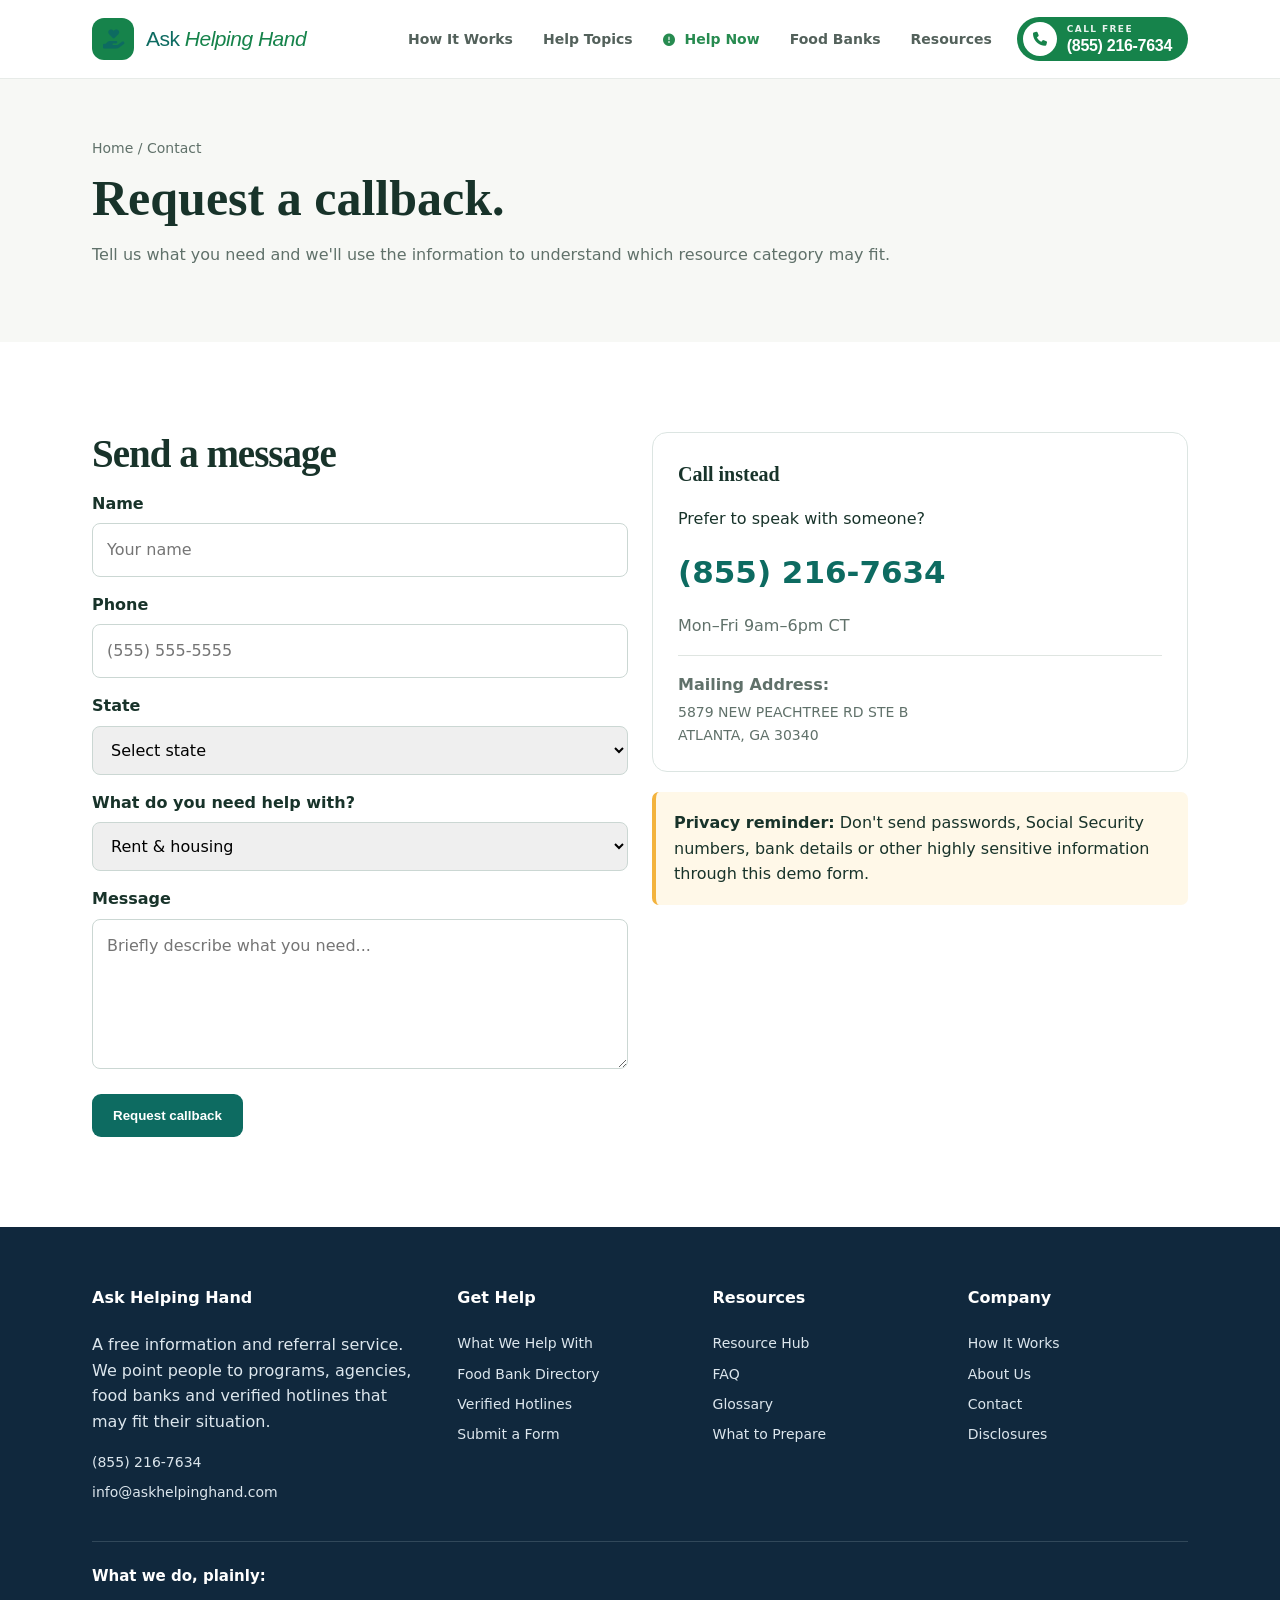
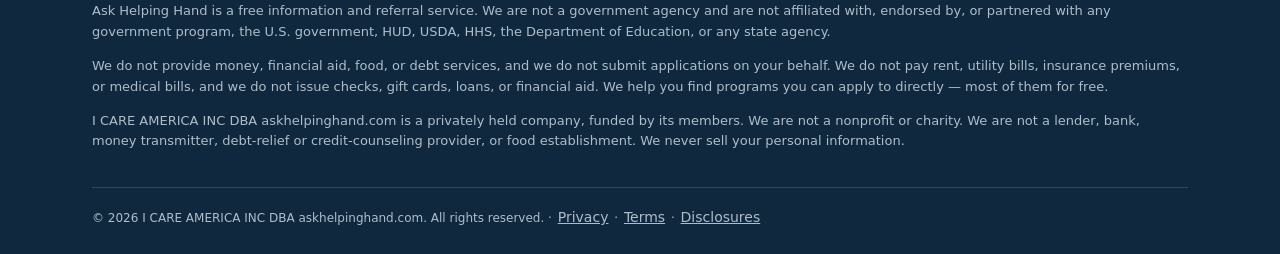
<file: contact.html>
<!doctype html><html lang="en"><head><meta charset="utf-8"><meta name="viewport" content="width=device-width,initial-scale=1">
<title>Contact & Callback | Ask Helping Hand</title><meta name="description" content="Information and referral resources for help with food, housing, utilities, healthcare, finances and education.">
<link rel="stylesheet" href="assets/style.css">
 <link rel="stylesheet" href="https://cdnjs.cloudflare.com/ajax/libs/font-awesome/6.7.2/css/all.min.css">
</head><body>
<header class="site-header">
  <div class="container nav-container">

    <!-- Logo -->
    <a href="/" class="brand">
      <span class="brand-icon">
        <i class="fa-solid fa-hand-holding-heart"></i>
      </span>
      <span class="brand-text">
        Ask <em>Helping Hand</em>
      </span>
    </a>

    <!-- Desktop Navigation -->
    <nav class="desktop-nav">
      <a href="how-it-works.html">How It Works</a>
      <a href="services.html">Help Topics</a>
      <a href="hotlines.html" class="help-now">
        <i class="fa-solid fa-circle-exclamation"></i>
        Help Now
      </a>
      <a href="food-banks.html">Food Banks</a>
      <a href="resources.html">Resources</a>
    </nav>

    <!-- Call Button -->
    <a href="tel:+18552167634" class="nav-call">
      <span class="call-icon">
        <i class="fa-solid fa-phone"></i>
      </span>

      <span class="call-text">
        <small>CALL FREE</small>
        <strong>(855) 216-7634</strong>
      </span>
    </a>

    <!-- Mobile Menu Button -->
    <button class="mobile-menu-btn" id="mobileMenuBtn" aria-label="Open menu">
      <i class="fa-solid fa-bars"></i>
    </button>

  </div>

  <!-- Mobile Navigation -->
  <div class="mobile-nav" id="mobileNav">
    <a href="how-it-works.html">
      <i class="fa-solid fa-route"></i>
      How It Works
    </a>

    <a href="services.html">
      <i class="fa-solid fa-hand-holding-heart"></i>
      Help Topics
    </a>

    <a href="hotlines.html" class="mobile-help-now">
      <i class="fa-solid fa-circle-exclamation"></i>
      Help Now
    </a>

    <a href="food-banks.html">
      <i class="fa-solid fa-location-dot"></i>
      Food Banks
    </a>

    <a href="resources.html">
      <i class="fa-solid fa-book-open"></i>
      Resources
    </a>

    <a href="tel:+18552167634" class="mobile-call">
      <i class="fa-solid fa-phone"></i>
      Call Free — (855) 216-7634
    </a>
  </div>
</header>
<header class="page-hero"><div class="container"><div class="breadcrumbs">Home / Contact</div><h1>Request a callback.</h1><p class="muted">Tell us what you need and we'll use the information to understand which resource category may fit.</p></div></header>
<section class="section"><div class="container grid-2"><div class="form"><h2>Send a message</h2><form onsubmit="event.preventDefault();alert('Demo form submitted. Connect this form to your backend before production.');"><label>Name</label><input required placeholder="Your name"><label>Phone</label><input required type="tel" placeholder="(555) 555-5555"><label>State</label><select required><option value="">Select state</option><option>New York</option><option>California</option><option>Texas</option><option>Illinois</option><option>Florida</option></select><label>What do you need help with?</label><select><option>Rent & housing</option><option>Food & groceries</option><option>Utilities</option><option>Healthcare</option><option>Financial help</option><option>Education & career</option></select><label>Message</label><textarea placeholder="Briefly describe what you need..."></textarea><button class="btn btn-primary" style="margin-top:18px">Request callback</button></form></div><div><div class="card"><h3>Call instead</h3><p>Prefer to speak with someone?</p><a class="phone" href="tel:18552167634">(855) 216-7634</a><p class="muted">Mon–Fri 9am–6pm CT</p><hr style="border:0;border-top:1px solid #dfe5e1;margin:15px 0"><p class="muted" style="margin-bottom:4px"><strong>Mailing Address:</strong></p><p class="muted" style="margin:0;font-size:14px">5879 NEW PEACHTREE RD STE B<br>ATLANTA, GA 30340</p></div><div class="notice" style="margin-top:20px"><strong>Privacy reminder:</strong> Don't send passwords, Social Security numbers, bank details or other highly sensitive information through this demo form.</div></div></div></section>
<footer class="footer"><div class="container"><div class="footer-grid">
<div><h4>Ask Helping Hand</h4><p>A free information and referral service. We point people to programs, agencies, food banks and verified hotlines that may fit their situation.</p><a href="tel:18552167634">(855) 216-7634</a><a href="mailto:info@askhelpinghand.com">info@askhelpinghand.com</a></div>
<div><h4>Get Help</h4><a href="services.html">What We Help With</a><a href="food-banks.html">Food Bank Directory</a><a href="hotlines.html">Verified Hotlines</a><a href="contact.html">Submit a Form</a></div>
<div><h4>Resources</h4><a href="resources.html">Resource Hub</a><a href="faq.html">FAQ</a><a href="resources.html#glossary">Glossary</a><a href="resources.html#prepare">What to Prepare</a></div>
<div><h4>Company</h4><a href="how-it-works.html">How It Works</a><a href="about.html">About Us</a><a href="contact.html">Contact</a><a href="disclosures.html">Disclosures</a></div>
</div>
<div class="footer-disclosures" style="border-top:1px solid #31485a;margin-top:30px;padding-top:22px;font-size:13px;line-height:1.6;color:#aebdca">
  <h4 style="color:#fff;font-size:15px;margin-bottom:8px">What we do, plainly:</h4>
  <p style="margin-bottom:8px">Ask Helping Hand is a free information and referral service. We are not a government agency and are not affiliated with, endorsed by, or partnered with any government program, the U.S. government, HUD, USDA, HHS, the Department of Education, or any state agency.</p>
  <p style="margin-bottom:8px">We do not provide money, financial aid, food, or debt services, and we do not submit applications on your behalf. We do not pay rent, utility bills, insurance premiums, or medical bills, and we do not issue checks, gift cards, loans, or financial aid. We help you find programs you can apply to directly — most of them for free.</p>
  <p style="margin-bottom:8px">I CARE AMERICA INC DBA askhelpinghand.com is a privately held company, funded by its members. We are not a nonprofit or charity. We are not a lender, bank, money transmitter, debt-relief or credit-counseling provider, or food establishment. We never sell your personal information.</p>
</div>
<div class="fine">© <span class="year">2026</span> I CARE AMERICA INC DBA askhelpinghand.com. All rights reserved. · <a href="privacy.html">Privacy</a> · <a href="terms.html">Terms</a> · <a href="disclosures.html">Disclosures</a></div></div></footer>
<script src="assets/app.js"></script></body></html>
</file>
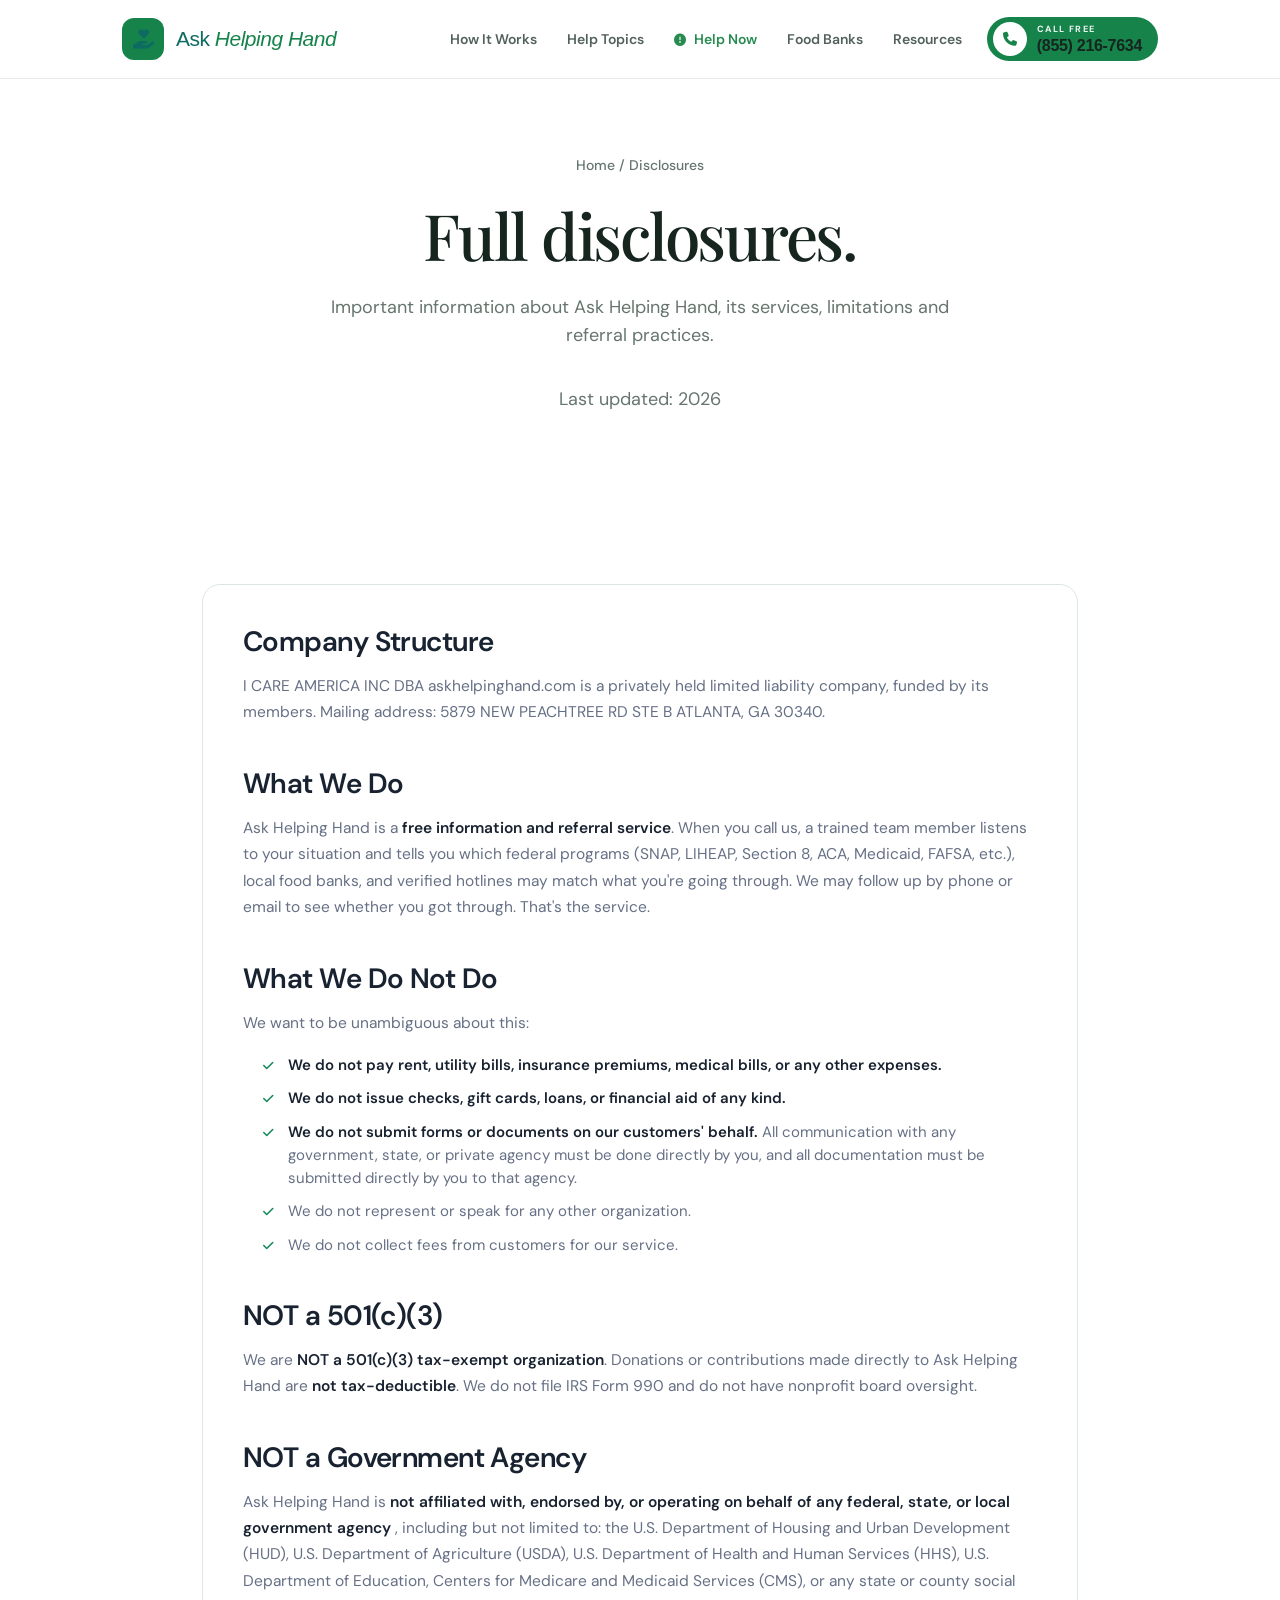
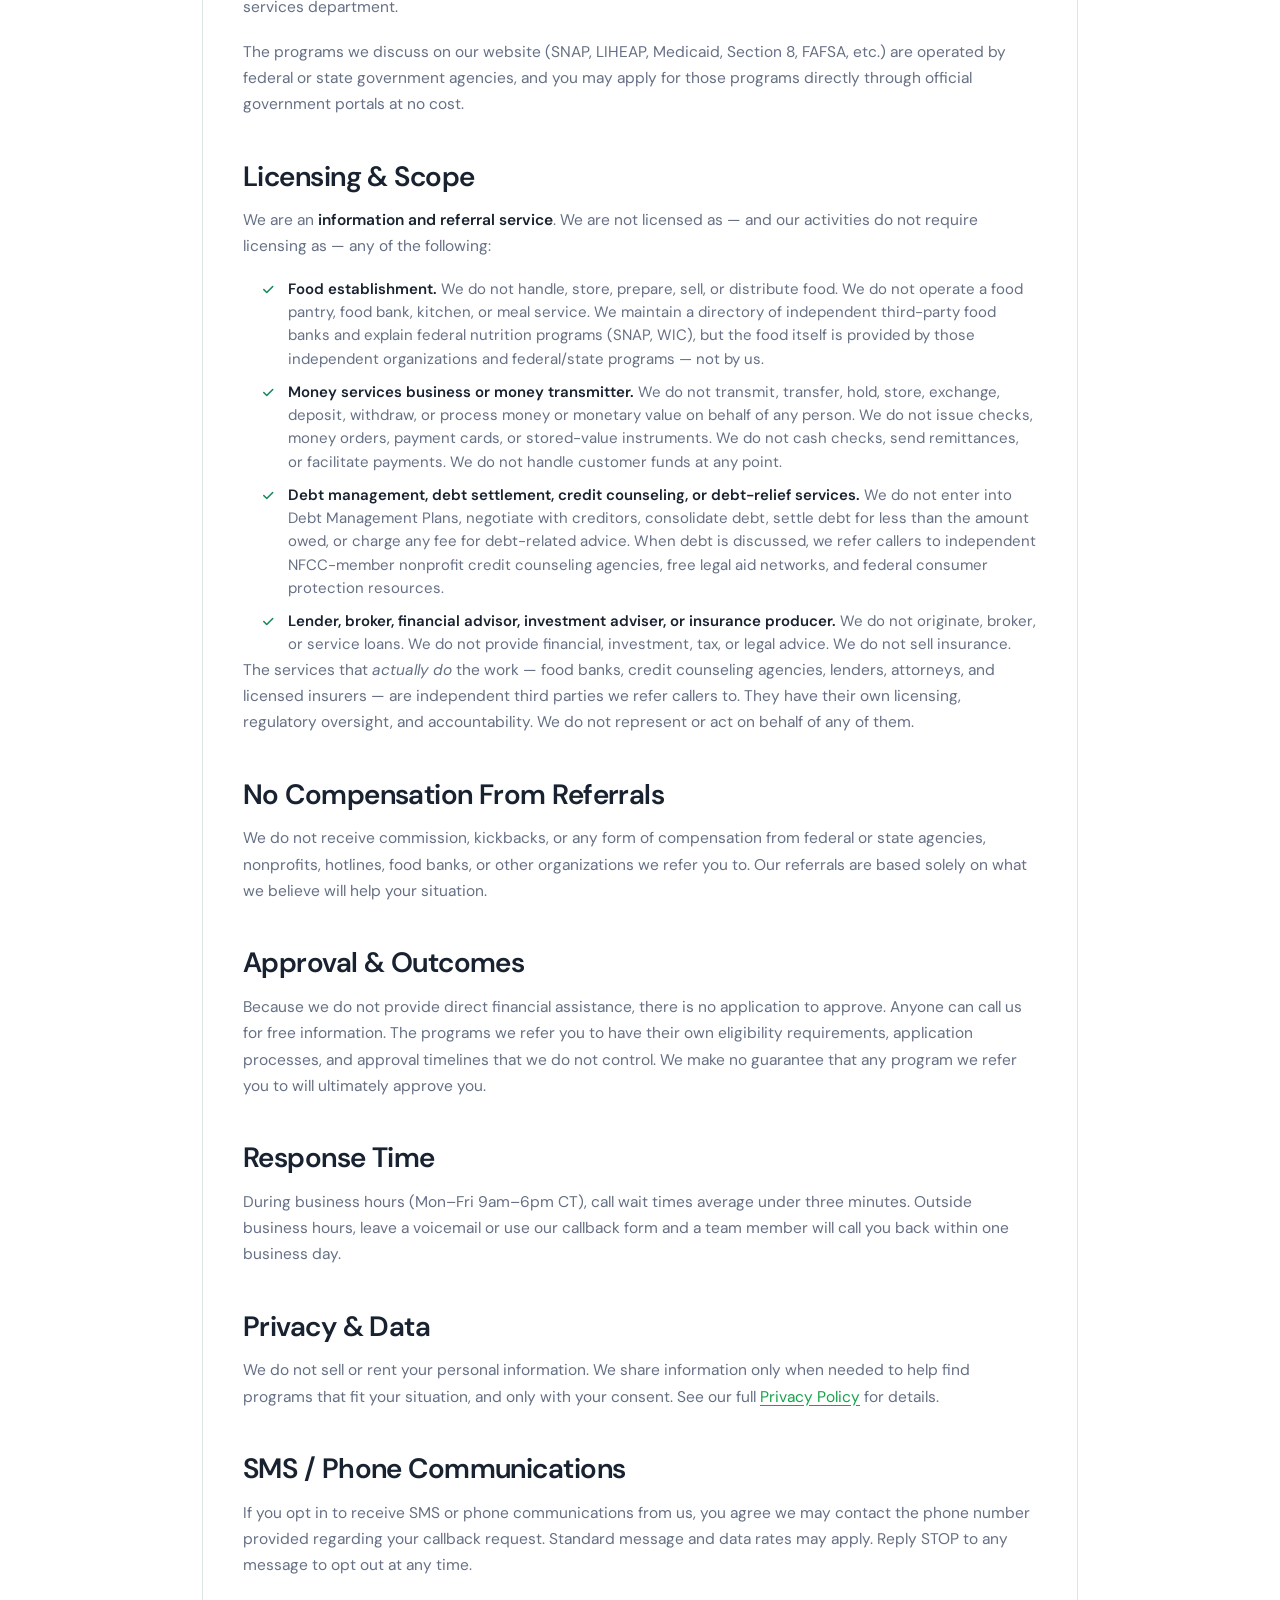
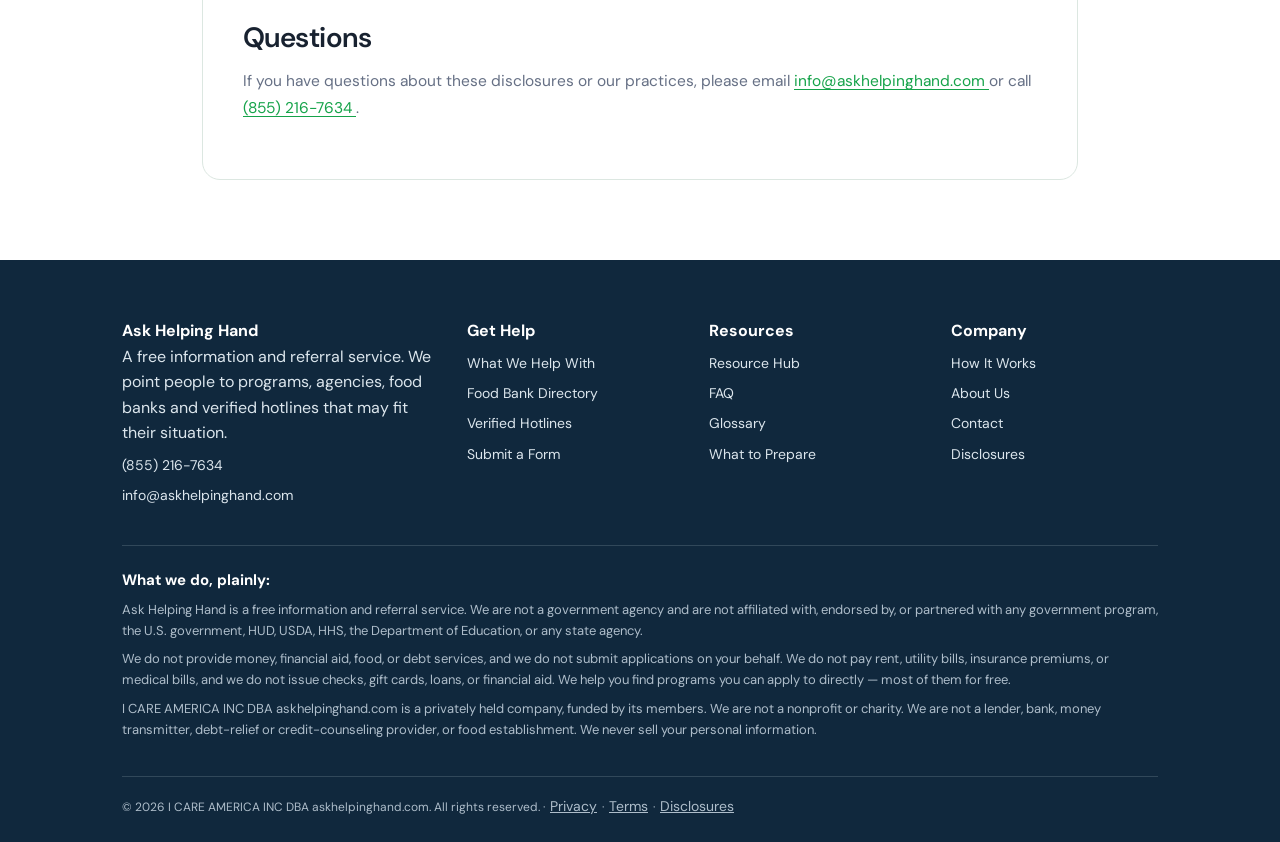
<file: disclosures.html>
<!doctype html><html lang="en"><head><meta charset="utf-8"><meta name="viewport" content="width=device-width,initial-scale=1">
<title>Disclosures | Ask Helping Hand</title><meta name="description" content="Information and referral resources for help with food, housing, utilities, healthcare, finances and education.">
<link rel="stylesheet" href="assets/style.css">
<link rel="stylesheet" href="assets/how-it.css">
 <link rel="stylesheet" href="https://cdnjs.cloudflare.com/ajax/libs/font-awesome/6.7.2/css/all.min.css">
</head><body>
<header class="site-header">
  <div class="container nav-container">

    <!-- Logo -->
    <a href="/" class="brand">
      <span class="brand-icon">
        <i class="fa-solid fa-hand-holding-heart text-white"></i>
      </span>
      <span class="brand-text">
        Ask <em>Helping Hand</em>
      </span>
    </a>

    <!-- Desktop Navigation -->
    <nav class="desktop-nav">
      <a href="how-it-works.html">How It Works</a>
      <a href="services.html">Help Topics</a>
      <a href="hotlines.html" class="help-now">
        <i class="fa-solid fa-circle-exclamation"></i>
        Help Now
      </a>
      <a href="food-banks.html">Food Banks</a>
      <a href="resources.html">Resources</a>
    </nav>

    <!-- Call Button -->
    <a href="tel:+18552167634" class="nav-call">
      <span class="call-icon">
        <i class="fa-solid fa-phone"></i>
      </span>

      <span class="call-text">
        <small>CALL FREE</small>
        <strong>(855) 216-7634</strong>
      </span>
    </a>

    <!-- Mobile Menu Button -->
    <button class="mobile-menu-btn" id="mobileMenuBtn" aria-label="Open menu">
      <i class="fa-solid fa-bars"></i>
    </button>

  </div>

  <!-- Mobile Navigation -->
  <div class="mobile-nav" id="mobileNav">
    <a href="how-it-works.html">
      <i class="fa-solid fa-route"></i>
      How It Works
    </a>

    <a href="services.html">
      <i class="fa-solid fa-hand-holding-heart"></i>
      Help Topics
    </a>

    <a href="hotlines.html" class="mobile-help-now">
      <i class="fa-solid fa-circle-exclamation"></i>
      Help Now
    </a>

    <a href="food-banks.html">
      <i class="fa-solid fa-location-dot"></i>
      Food Banks
    </a>

    <a href="resources.html">
      <i class="fa-solid fa-book-open"></i>
      Resources
    </a>

    <a href="tel:+18552167634" class="mobile-call">
      <i class="fa-solid fa-phone"></i>
      Call Free — (855) 216-7634
    </a>
  </div>
</header>
<header class="page-hero">
  <div class="container">
    <div class="breadcrumbs">Home / Disclosures</div>

    <h1>Full disclosures.</h1>

    <p class="muted">
      Important information about Ask Helping Hand, its services,
      limitations and referral practices.
    </p>

    <p class="muted">Last updated: 2026</p>
  </div>
</header>


<section class="section">
  <div class="container">

    <div class="card disclosure-content">

      <h2>Company Structure</h2>

      <p>
        I CARE AMERICA INC DBA askhelpinghand.com is a privately held
        limited liability company, funded by its members. Mailing address:
        5879 NEW PEACHTREE RD STE B ATLANTA, GA 30340.
      </p>


      <h2>What We Do</h2>

      <p>
        Ask Helping Hand is a <strong>free information and referral service</strong>.
        When you call us, a trained team member listens to your situation and
        tells you which federal programs (SNAP, LIHEAP, Section 8, ACA,
        Medicaid, FAFSA, etc.), local food banks, and verified hotlines may
        match what you're going through. We may follow up by phone or email
        to see whether you got through. That's the service.
      </p>


      <h2>What We Do Not Do</h2>

      <p>We want to be unambiguous about this:</p>

      <ul>
        <li>
          <strong>
            We do not pay rent, utility bills, insurance premiums, medical
            bills, or any other expenses.
          </strong>
        </li>

        <li>
          <strong>
            We do not issue checks, gift cards, loans, or financial aid of
            any kind.
          </strong>
        </li>

        <li>
          <strong>
            We do not submit forms or documents on our customers' behalf.
          </strong>
          All communication with any government, state, or private agency
          must be done directly by you, and all documentation must be
          submitted directly by you to that agency.
        </li>

        <li>
          We do not represent or speak for any other organization.
        </li>

        <li>
          We do not collect fees from customers for our service.
        </li>
      </ul>


      <h2>NOT a 501(c)(3)</h2>

      <p>
        We are <strong>NOT a 501(c)(3) tax-exempt organization</strong>.
        Donations or contributions made directly to Ask Helping Hand are
        <strong>not tax-deductible</strong>. We do not file IRS Form 990 and
        do not have nonprofit board oversight.
      </p>


      <h2>NOT a Government Agency</h2>

      <p>
        Ask Helping Hand is
        <strong>
          not affiliated with, endorsed by, or operating on behalf of any
          federal, state, or local government agency
        </strong>,
        including but not limited to: the U.S. Department of Housing and
        Urban Development (HUD), U.S. Department of Agriculture (USDA),
        U.S. Department of Health and Human Services (HHS), U.S. Department
        of Education, Centers for Medicare and Medicaid Services (CMS), or
        any state or county social services department.
      </p>

      <p>
        The programs we discuss on our website (SNAP, LIHEAP, Medicaid,
        Section 8, FAFSA, etc.) are operated by federal or state government
        agencies, and you may apply for those programs directly through
        official government portals at no cost.
      </p>


      <h2>Licensing &amp; Scope</h2>

      <p>
        We are an <strong>information and referral service</strong>.
        We are not licensed as — and our activities do not require licensing
        as — any of the following:
      </p>

      <ul>

        <li>
          <strong>Food establishment.</strong>
          We do not handle, store, prepare, sell, or distribute food.
          We do not operate a food pantry, food bank, kitchen, or meal
          service. We maintain a directory of independent third-party food
          banks and explain federal nutrition programs (SNAP, WIC), but the
          food itself is provided by those independent organizations and
          federal/state programs — not by us.
        </li>

        <li>
          <strong>
            Money services business or money transmitter.
          </strong>
          We do not transmit, transfer, hold, store, exchange, deposit,
          withdraw, or process money or monetary value on behalf of any
          person. We do not issue checks, money orders, payment cards, or
          stored-value instruments. We do not cash checks, send remittances,
          or facilitate payments. We do not handle customer funds at any
          point.
        </li>

        <li>
          <strong>
            Debt management, debt settlement, credit counseling, or
            debt-relief services.
          </strong>
          We do not enter into Debt Management Plans, negotiate with
          creditors, consolidate debt, settle debt for less than the amount
          owed, or charge any fee for debt-related advice. When debt is
          discussed, we refer callers to independent NFCC-member nonprofit
          credit counseling agencies, free legal aid networks, and federal
          consumer protection resources.
        </li>

        <li>
          <strong>
            Lender, broker, financial advisor, investment adviser, or
            insurance producer.
          </strong>
          We do not originate, broker, or service loans. We do not provide
          financial, investment, tax, or legal advice. We do not sell
          insurance.
        </li>

      </ul>

      <p>
        The services that <em>actually do</em> the work — food banks,
        credit counseling agencies, lenders, attorneys, and licensed
        insurers — are independent third parties we refer callers to.
        They have their own licensing, regulatory oversight, and
        accountability. We do not represent or act on behalf of any of them.
      </p>


      <h2>No Compensation From Referrals</h2>

      <p>
        We do not receive commission, kickbacks, or any form of compensation
        from federal or state agencies, nonprofits, hotlines, food banks, or
        other organizations we refer you to. Our referrals are based solely
        on what we believe will help your situation.
      </p>


      <h2>Approval &amp; Outcomes</h2>

      <p>
        Because we do not provide direct financial assistance, there is no
        application to approve. Anyone can call us for free information.
        The programs we refer you to have their own eligibility requirements,
        application processes, and approval timelines that we do not control.
        We make no guarantee that any program we refer you to will ultimately
        approve you.
      </p>


      <h2>Response Time</h2>

      <p>
        During business hours (Mon–Fri 9am–6pm CT), call wait times average
        under three minutes. Outside business hours, leave a voicemail or
        use our callback form and a team member will call you back within
        one business day.
      </p>


      <h2>Privacy &amp; Data</h2>

      <p>
        We do not sell or rent your personal information. We share information
        only when needed to help find programs that fit your situation, and
        only with your consent. See our full
        <a href="privacy.html">Privacy Policy</a>
        for details.
      </p>


      <h2>SMS / Phone Communications</h2>

      <p>
        If you opt in to receive SMS or phone communications from us, you
        agree we may contact the phone number provided regarding your callback
        request. Standard message and data rates may apply. Reply STOP to any
        message to opt out at any time.
      </p>


      <h2>Questions</h2>

      <p>
        If you have questions about these disclosures or our practices,
        please email
        <a href="mailto:info@askhelpinghand.com">
          info@askhelpinghand.com
        </a>
        or call
        <a href="tel:+18552167634">
          (855) 216-7634
        </a>.
      </p>

    </div>

  </div>
</section>
<footer class="footer"><div class="container"><div class="footer-grid">
<div><h4>Ask Helping Hand</h4><p>A free information and referral service. We point people to programs, agencies, food banks and verified hotlines that may fit their situation.</p><a href="tel:18552167634">(855) 216-7634</a><a href="mailto:info@askhelpinghand.com">info@askhelpinghand.com</a></div>
<div><h4>Get Help</h4><a href="services.html">What We Help With</a><a href="food-banks.html">Food Bank Directory</a><a href="hotlines.html">Verified Hotlines</a><a href="contact.html">Submit a Form</a></div>
<div><h4>Resources</h4><a href="resources.html">Resource Hub</a><a href="faq.html">FAQ</a><a href="resources.html#glossary">Glossary</a><a href="resources.html#prepare">What to Prepare</a></div>
<div><h4>Company</h4><a href="how-it-works.html">How It Works</a><a href="about.html">About Us</a><a href="contact.html">Contact</a><a href="disclosures.html">Disclosures</a></div>
</div>
<div class="footer-disclosures" style="border-top:1px solid #31485a;margin-top:30px;padding-top:22px;font-size:13px;line-height:1.6;color:#aebdca">
  <h4 style="color:#fff;font-size:15px;margin-bottom:8px">What we do, plainly:</h4>
  <p style="margin-bottom:8px">Ask Helping Hand is a free information and referral service. We are not a government agency and are not affiliated with, endorsed by, or partnered with any government program, the U.S. government, HUD, USDA, HHS, the Department of Education, or any state agency.</p>
  <p style="margin-bottom:8px">We do not provide money, financial aid, food, or debt services, and we do not submit applications on your behalf. We do not pay rent, utility bills, insurance premiums, or medical bills, and we do not issue checks, gift cards, loans, or financial aid. We help you find programs you can apply to directly — most of them for free.</p>
  <p style="margin-bottom:8px">I CARE AMERICA INC DBA askhelpinghand.com is a privately held company, funded by its members. We are not a nonprofit or charity. We are not a lender, bank, money transmitter, debt-relief or credit-counseling provider, or food establishment. We never sell your personal information.</p>
</div>
<div class="fine">© <span class="year">2026</span> I CARE AMERICA INC DBA askhelpinghand.com. All rights reserved. · <a href="privacy.html">Privacy</a> · <a href="terms.html">Terms</a> · <a href="disclosures.html">Disclosures</a></div></div></footer>
<script src="assets/app.js"></script></body></html>
</file>
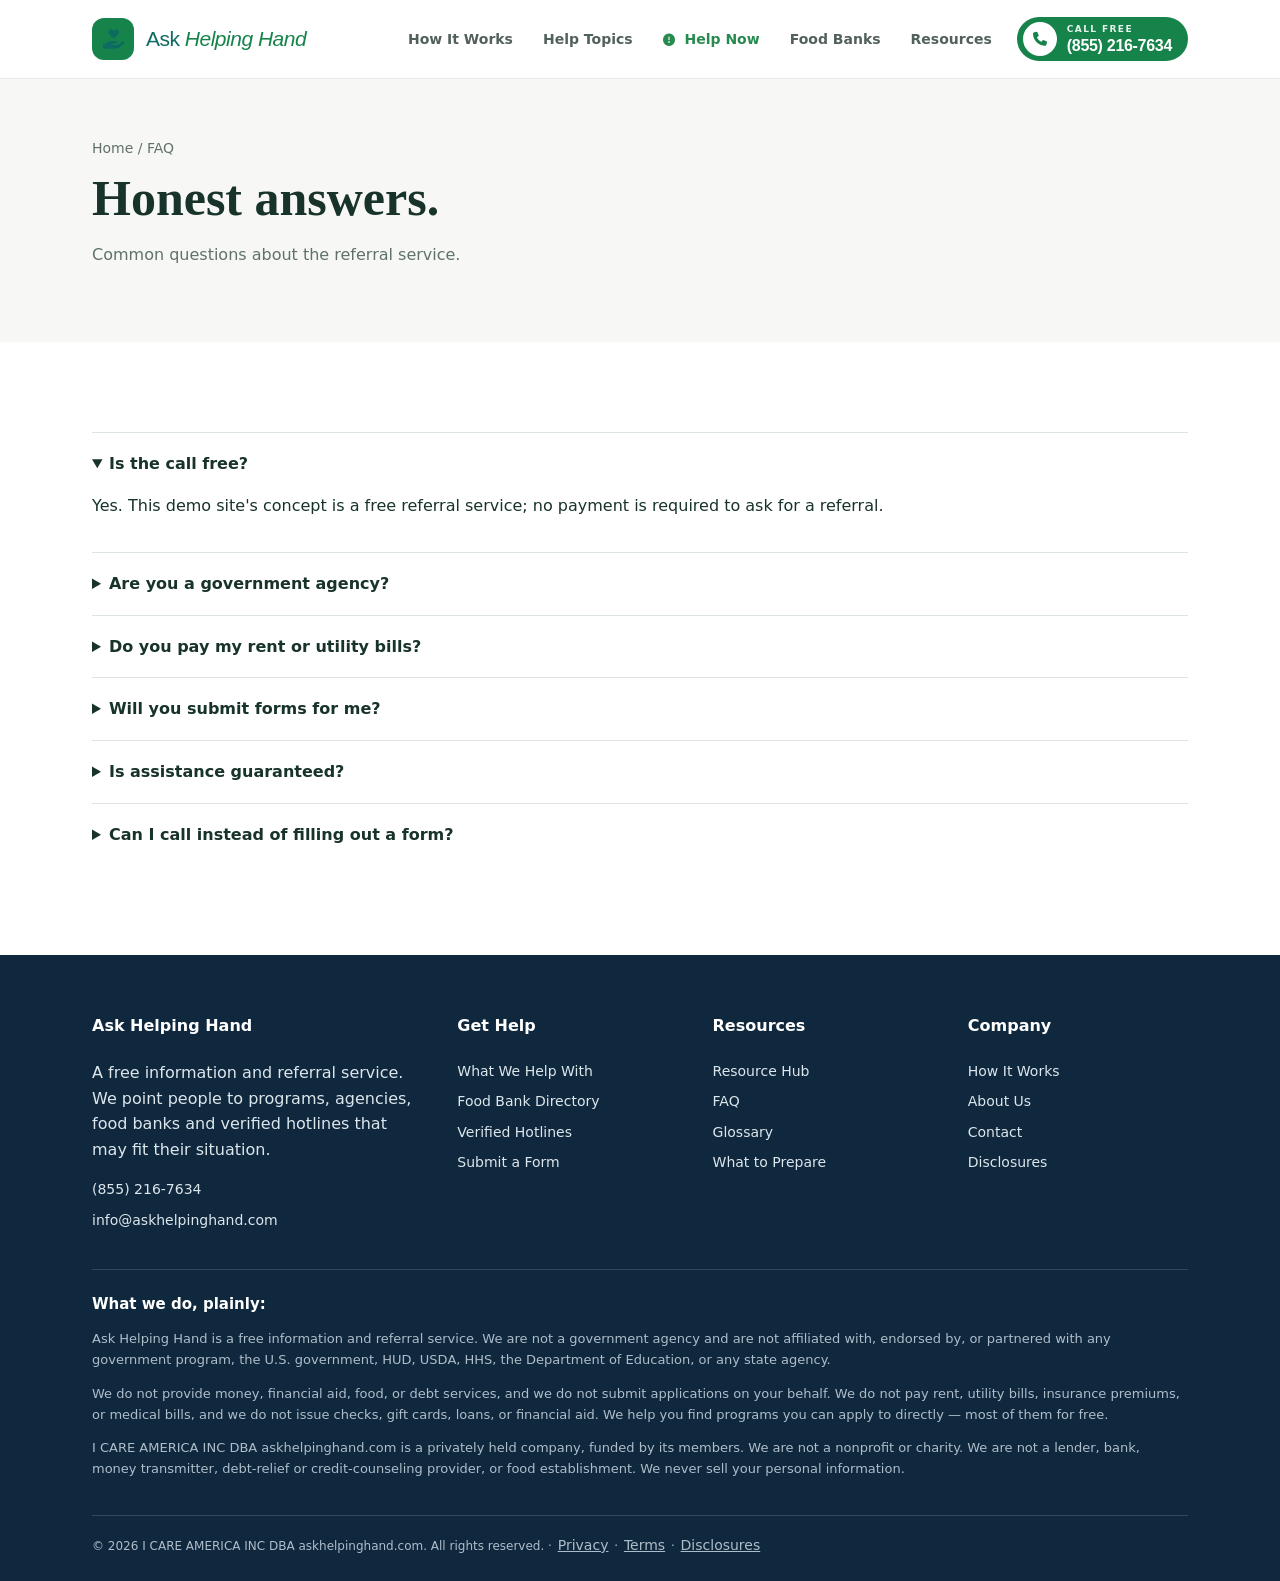
<file: faq.html>
<!doctype html><html lang="en"><head><meta charset="utf-8"><meta name="viewport" content="width=device-width,initial-scale=1">
<title>Frequently Asked Questions | Ask Helping Hand</title><meta name="description" content="Information and referral resources for help with food, housing, utilities, healthcare, finances and education.">
<link rel="stylesheet" href="assets/style.css">
 <link rel="stylesheet" href="https://cdnjs.cloudflare.com/ajax/libs/font-awesome/6.7.2/css/all.min.css">
</head><body>
<header class="site-header">
  <div class="container nav-container">

    <!-- Logo -->
    <a href="/" class="brand">
      <span class="brand-icon">
        <i class="fa-solid fa-hand-holding-heart"></i>
      </span>
      <span class="brand-text">
        Ask <em>Helping Hand</em>
      </span>
    </a>

    <!-- Desktop Navigation -->
    <nav class="desktop-nav">
      <a href="how-it-works.html">How It Works</a>
      <a href="services.html">Help Topics</a>
      <a href="hotlines.html" class="help-now">
        <i class="fa-solid fa-circle-exclamation"></i>
        Help Now
      </a>
      <a href="food-banks.html">Food Banks</a>
      <a href="resources.html">Resources</a>
    </nav>

    <!-- Call Button -->
    <a href="tel:+18552167634" class="nav-call">
      <span class="call-icon">
        <i class="fa-solid fa-phone"></i>
      </span>

      <span class="call-text">
        <small>CALL FREE</small>
        <strong>(855) 216-7634</strong>
      </span>
    </a>

    <!-- Mobile Menu Button -->
    <button class="mobile-menu-btn" id="mobileMenuBtn" aria-label="Open menu">
      <i class="fa-solid fa-bars"></i>
    </button>

  </div>

  <!-- Mobile Navigation -->
  <div class="mobile-nav" id="mobileNav">
    <a href="how-it-works.html">
      <i class="fa-solid fa-route"></i>
      How It Works
    </a>

    <a href="services.html">
      <i class="fa-solid fa-hand-holding-heart"></i>
      Help Topics
    </a>

    <a href="hotlines.html" class="mobile-help-now">
      <i class="fa-solid fa-circle-exclamation"></i>
      Help Now
    </a>

    <a href="food-banks.html">
      <i class="fa-solid fa-location-dot"></i>
      Food Banks
    </a>

    <a href="resources.html">
      <i class="fa-solid fa-book-open"></i>
      Resources
    </a>

    <a href="tel:+18552167634" class="mobile-call">
      <i class="fa-solid fa-phone"></i>
      Call Free — (855) 216-7634
    </a>
  </div>
</header>
<header class="page-hero"><div class="container"><div class="breadcrumbs">Home / FAQ</div><h1>Honest answers.</h1><p class="muted">Common questions about the referral service.</p></div></header>
<section class="section"><div class="container faq"><details open><summary>Is the call free?</summary><p>Yes. This demo site's concept is a free referral service; no payment is required to ask for a referral.</p></details><details><summary>Are you a government agency?</summary><p>No. A referral service is not the same as a government agency or benefits provider.</p></details><details><summary>Do you pay my rent or utility bills?</summary><p>No. Benefits and payments, where available, come from the relevant program. A referral service only helps identify where to apply.</p></details><details><summary>Will you submit forms for me?</summary><p>No. You complete and submit applications directly to the appropriate program.</p></details><details><summary>Is assistance guaranteed?</summary><p>No. Eligibility, availability and approval are determined by each program.</p></details><details><summary>Can I call instead of filling out a form?</summary><p>Yes. Call (855) 216-7634 during the listed business hours.</p></details></div></section>
<footer class="footer"><div class="container"><div class="footer-grid">
<div><h4>Ask Helping Hand</h4><p>A free information and referral service. We point people to programs, agencies, food banks and verified hotlines that may fit their situation.</p><a href="tel:18552167634">(855) 216-7634</a><a href="mailto:info@askhelpinghand.com">info@askhelpinghand.com</a></div>
<div><h4>Get Help</h4><a href="services.html">What We Help With</a><a href="food-banks.html">Food Bank Directory</a><a href="hotlines.html">Verified Hotlines</a><a href="contact.html">Submit a Form</a></div>
<div><h4>Resources</h4><a href="resources.html">Resource Hub</a><a href="faq.html">FAQ</a><a href="resources.html#glossary">Glossary</a><a href="resources.html#prepare">What to Prepare</a></div>
<div><h4>Company</h4><a href="how-it-works.html">How It Works</a><a href="about.html">About Us</a><a href="contact.html">Contact</a><a href="disclosures.html">Disclosures</a></div>
</div>
<div class="footer-disclosures" style="border-top:1px solid #31485a;margin-top:30px;padding-top:22px;font-size:13px;line-height:1.6;color:#aebdca">
  <h4 style="color:#fff;font-size:15px;margin-bottom:8px">What we do, plainly:</h4>
  <p style="margin-bottom:8px">Ask Helping Hand is a free information and referral service. We are not a government agency and are not affiliated with, endorsed by, or partnered with any government program, the U.S. government, HUD, USDA, HHS, the Department of Education, or any state agency.</p>
  <p style="margin-bottom:8px">We do not provide money, financial aid, food, or debt services, and we do not submit applications on your behalf. We do not pay rent, utility bills, insurance premiums, or medical bills, and we do not issue checks, gift cards, loans, or financial aid. We help you find programs you can apply to directly — most of them for free.</p>
  <p style="margin-bottom:8px">I CARE AMERICA INC DBA askhelpinghand.com is a privately held company, funded by its members. We are not a nonprofit or charity. We are not a lender, bank, money transmitter, debt-relief or credit-counseling provider, or food establishment. We never sell your personal information.</p>
</div>
<div class="fine">© <span class="year">2026</span> I CARE AMERICA INC DBA askhelpinghand.com. All rights reserved. · <a href="privacy.html">Privacy</a> · <a href="terms.html">Terms</a> · <a href="disclosures.html">Disclosures</a></div></div></footer>
<script src="assets/app.js"></script></body></html>
</file>
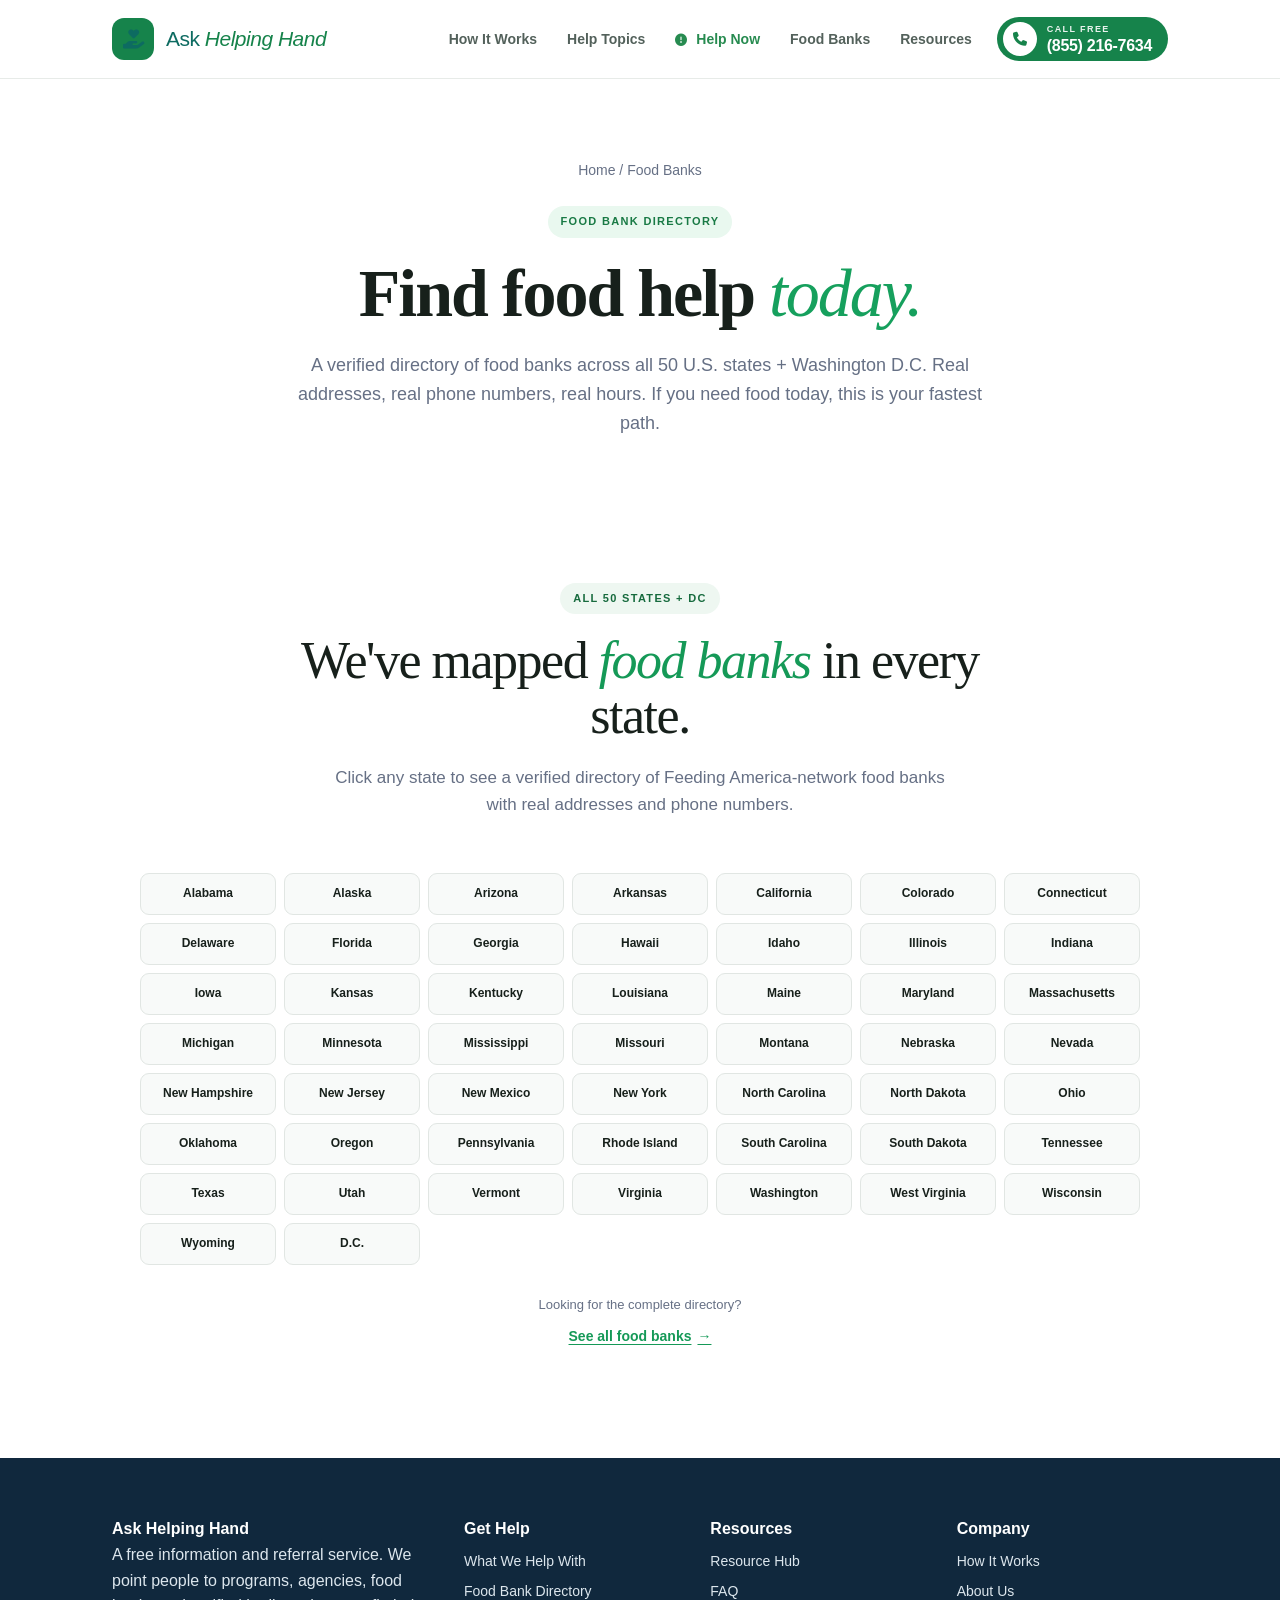
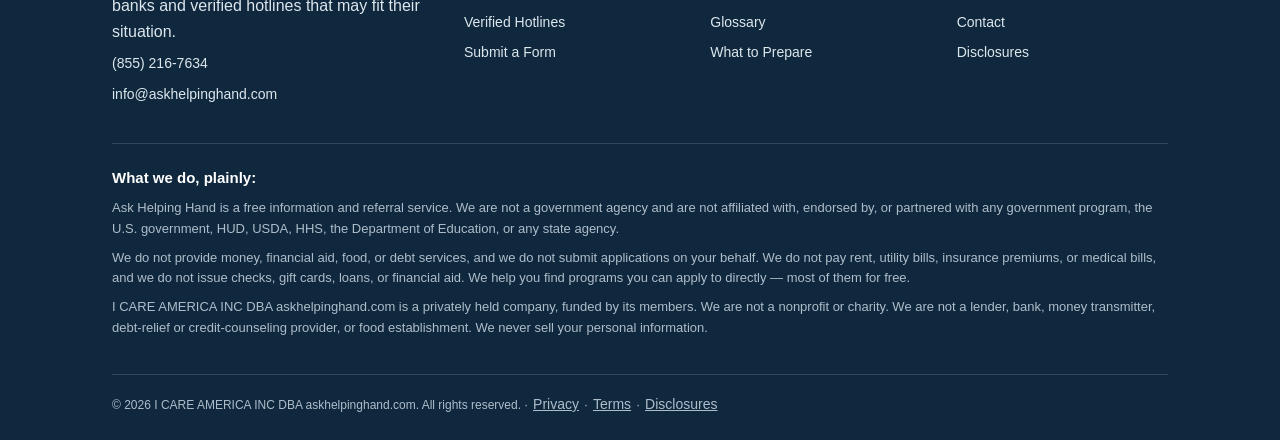
<file: food-banks.html>
<!doctype html><html lang="en"><head><meta charset="utf-8"><meta name="viewport" content="width=device-width,initial-scale=1">
<title>Food Bank Directory | Ask Helping Hand</title><meta name="description" content="Information and referral resources for help with food, housing, utilities, healthcare, finances and education.">
<link rel="stylesheet" href="assets/style.css">
<link rel="stylesheet" href="assets/services.css">
 <link rel="stylesheet" href="https://cdnjs.cloudflare.com/ajax/libs/font-awesome/6.7.2/css/all.min.css">
</head><body>
<header class="site-header">
  <div class="container nav-container">

    <!-- Logo -->
    <a href="/" class="brand">
      <span class="brand-icon">
        <i class="fa-solid fa-hand-holding-heart"></i>
      </span>
      <span class="brand-text">
        Ask <em>Helping Hand</em>
      </span>
    </a>

    <!-- Desktop Navigation -->
    <nav class="desktop-nav">
      <a href="how-it-works.html">How It Works</a>
      <a href="services.html">Help Topics</a>
      <a href="hotlines.html" class="help-now">
        <i class="fa-solid fa-circle-exclamation"></i>
        Help Now
      </a>
      <a href="food-banks.html">Food Banks</a>
      <a href="resources.html">Resources</a>
    </nav>

    <!-- Call Button -->
    <a href="tel:+18552167634" class="nav-call">
      <span class="call-icon">
        <i class="fa-solid fa-phone"></i>
      </span>

      <span class="call-text">
        <small>CALL FREE</small>
        <strong>(855) 216-7634</strong>
      </span>
    </a>

    <!-- Mobile Menu Button -->
    <button class="mobile-menu-btn" id="mobileMenuBtn" aria-label="Open menu">
      <i class="fa-solid fa-bars"></i>
    </button>

  </div>

  <!-- Mobile Navigation -->
  <div class="mobile-nav" id="mobileNav">
    <a href="how-it-works.html">
      <i class="fa-solid fa-route"></i>
      How It Works
    </a>

    <a href="services.html">
      <i class="fa-solid fa-hand-holding-heart"></i>
      Help Topics
    </a>

    <a href="hotlines.html" class="mobile-help-now">
      <i class="fa-solid fa-circle-exclamation"></i>
      Help Now
    </a>

    <a href="food-banks.html">
      <i class="fa-solid fa-location-dot"></i>
      Food Banks
    </a>

    <a href="resources.html">
      <i class="fa-solid fa-book-open"></i>
      Resources
    </a>

    <a href="tel:+18552167634" class="mobile-call">
      <i class="fa-solid fa-phone"></i>
      Call Free — (855) 216-7634
    </a>
  </div>
</header>
<header class="page-hero">
  <div class="container">
    <div class="breadcrumbs">Home / Food Banks</div>

    <span class="eyebrow">Food Bank Directory</span>

    <h1>Find food help <em>today.</em></h1>

    <p class="muted">
      A verified directory of food banks across all 50 U.S. states + Washington D.C.
      Real addresses, real phone numbers, real hours. If you need food today,
      this is your fastest path.
    </p>
  </div>
</header>

<section class="section food-bank-section">
  <div class="container">

    <div class="section-head">
      <span class="section-badge">All 50 States + DC</span>

      <h2>
        We've mapped <em>food banks</em> in every state.
      </h2>

      <p class="muted">
        Click any state to see a verified directory of Feeding America-network
        food banks with real addresses and phone numbers.
      </p>
    </div>

    <div class="states">
  <a class="state" href="#alabama">Alabama</a>
  <a class="state" href="#alaska">Alaska</a>
  <a class="state" href="#arizona">Arizona</a>
  <a class="state" href="#arkansas">Arkansas</a>
  <a class="state" href="#california">California</a>
  <a class="state" href="#colorado">Colorado</a>
  <a class="state" href="#connecticut">Connecticut</a>
  <a class="state" href="#delaware">Delaware</a>
  <a class="state" href="#florida">Florida</a>
  <a class="state" href="#georgia">Georgia</a>

  <a class="state" href="#hawaii">Hawaii</a>
  <a class="state" href="#idaho">Idaho</a>
  <a class="state" href="#illinois">Illinois</a>
  <a class="state" href="#indiana">Indiana</a>
  <a class="state" href="#iowa">Iowa</a>
  <a class="state" href="#kansas">Kansas</a>
  <a class="state" href="#kentucky">Kentucky</a>
  <a class="state" href="#louisiana">Louisiana</a>
  <a class="state" href="#maine">Maine</a>
  <a class="state" href="#maryland">Maryland</a>

  <a class="state" href="#massachusetts">Massachusetts</a>
  <a class="state" href="#michigan">Michigan</a>
  <a class="state" href="#minnesota">Minnesota</a>
  <a class="state" href="#mississippi">Mississippi</a>
  <a class="state" href="#missouri">Missouri</a>
  <a class="state" href="#montana">Montana</a>
  <a class="state" href="#nebraska">Nebraska</a>
  <a class="state" href="#nevada">Nevada</a>
  <a class="state" href="#new-hampshire">New Hampshire</a>
  <a class="state" href="#new-jersey">New Jersey</a>

  <a class="state" href="#new-mexico">New Mexico</a>
  <a class="state" href="#new-york">New York</a>
  <a class="state" href="#north-carolina">North Carolina</a>
  <a class="state" href="#north-dakota">North Dakota</a>
  <a class="state" href="#ohio">Ohio</a>
  <a class="state" href="#oklahoma">Oklahoma</a>
  <a class="state" href="#oregon">Oregon</a>
  <a class="state" href="#pennsylvania">Pennsylvania</a>
  <a class="state" href="#rhode-island">Rhode Island</a>
  <a class="state" href="#south-carolina">South Carolina</a>

  <a class="state" href="#south-dakota">South Dakota</a>
  <a class="state" href="#tennessee">Tennessee</a>
  <a class="state" href="#texas">Texas</a>
  <a class="state" href="#utah">Utah</a>
  <a class="state" href="#vermont">Vermont</a>
  <a class="state" href="#virginia">Virginia</a>
  <a class="state" href="#washington">Washington</a>
  <a class="state" href="#west-virginia">West Virginia</a>
  <a class="state" href="#wisconsin">Wisconsin</a>
  <a class="state" href="#wyoming">Wyoming</a>

  <a class="state" href="#d.c.">D.C.</a>
</div>

    <div class="food-bank-footer">
      <p class="muted">
        Looking for the complete directory?
      </p>

      <a class="directory-link" href="food-banks/">
        See all food banks <span>→</span>
      </a>
    </div>

  </div>
</section>
<footer class="footer"><div class="container"><div class="footer-grid">
<div><h4>Ask Helping Hand</h4><p>A free information and referral service. We point people to programs, agencies, food banks and verified hotlines that may fit their situation.</p><a href="tel:18552167634">(855) 216-7634</a><a href="mailto:info@askhelpinghand.com">info@askhelpinghand.com</a></div>
<div><h4>Get Help</h4><a href="services.html">What We Help With</a><a href="food-banks.html">Food Bank Directory</a><a href="hotlines.html">Verified Hotlines</a><a href="contact.html">Submit a Form</a></div>
<div><h4>Resources</h4><a href="resources.html">Resource Hub</a><a href="faq.html">FAQ</a><a href="resources.html#glossary">Glossary</a><a href="resources.html#prepare">What to Prepare</a></div>
<div><h4>Company</h4><a href="how-it-works.html">How It Works</a><a href="about.html">About Us</a><a href="contact.html">Contact</a><a href="disclosures.html">Disclosures</a></div>
</div>
<div class="footer-disclosures" style="border-top:1px solid #31485a;margin-top:30px;padding-top:22px;font-size:13px;line-height:1.6;color:#aebdca">
  <h4 style="color:#fff;font-size:15px;margin-bottom:8px">What we do, plainly:</h4>
  <p style="margin-bottom:8px">Ask Helping Hand is a free information and referral service. We are not a government agency and are not affiliated with, endorsed by, or partnered with any government program, the U.S. government, HUD, USDA, HHS, the Department of Education, or any state agency.</p>
  <p style="margin-bottom:8px">We do not provide money, financial aid, food, or debt services, and we do not submit applications on your behalf. We do not pay rent, utility bills, insurance premiums, or medical bills, and we do not issue checks, gift cards, loans, or financial aid. We help you find programs you can apply to directly — most of them for free.</p>
  <p style="margin-bottom:8px">I CARE AMERICA INC DBA askhelpinghand.com is a privately held company, funded by its members. We are not a nonprofit or charity. We are not a lender, bank, money transmitter, debt-relief or credit-counseling provider, or food establishment. We never sell your personal information.</p>
</div>
<div class="fine">© <span class="year">2026</span> I CARE AMERICA INC DBA askhelpinghand.com. All rights reserved. · <a href="privacy.html">Privacy</a> · <a href="terms.html">Terms</a> · <a href="disclosures.html">Disclosures</a></div></div></footer>
<script src="assets/app.js"></script></body></html>
</file>
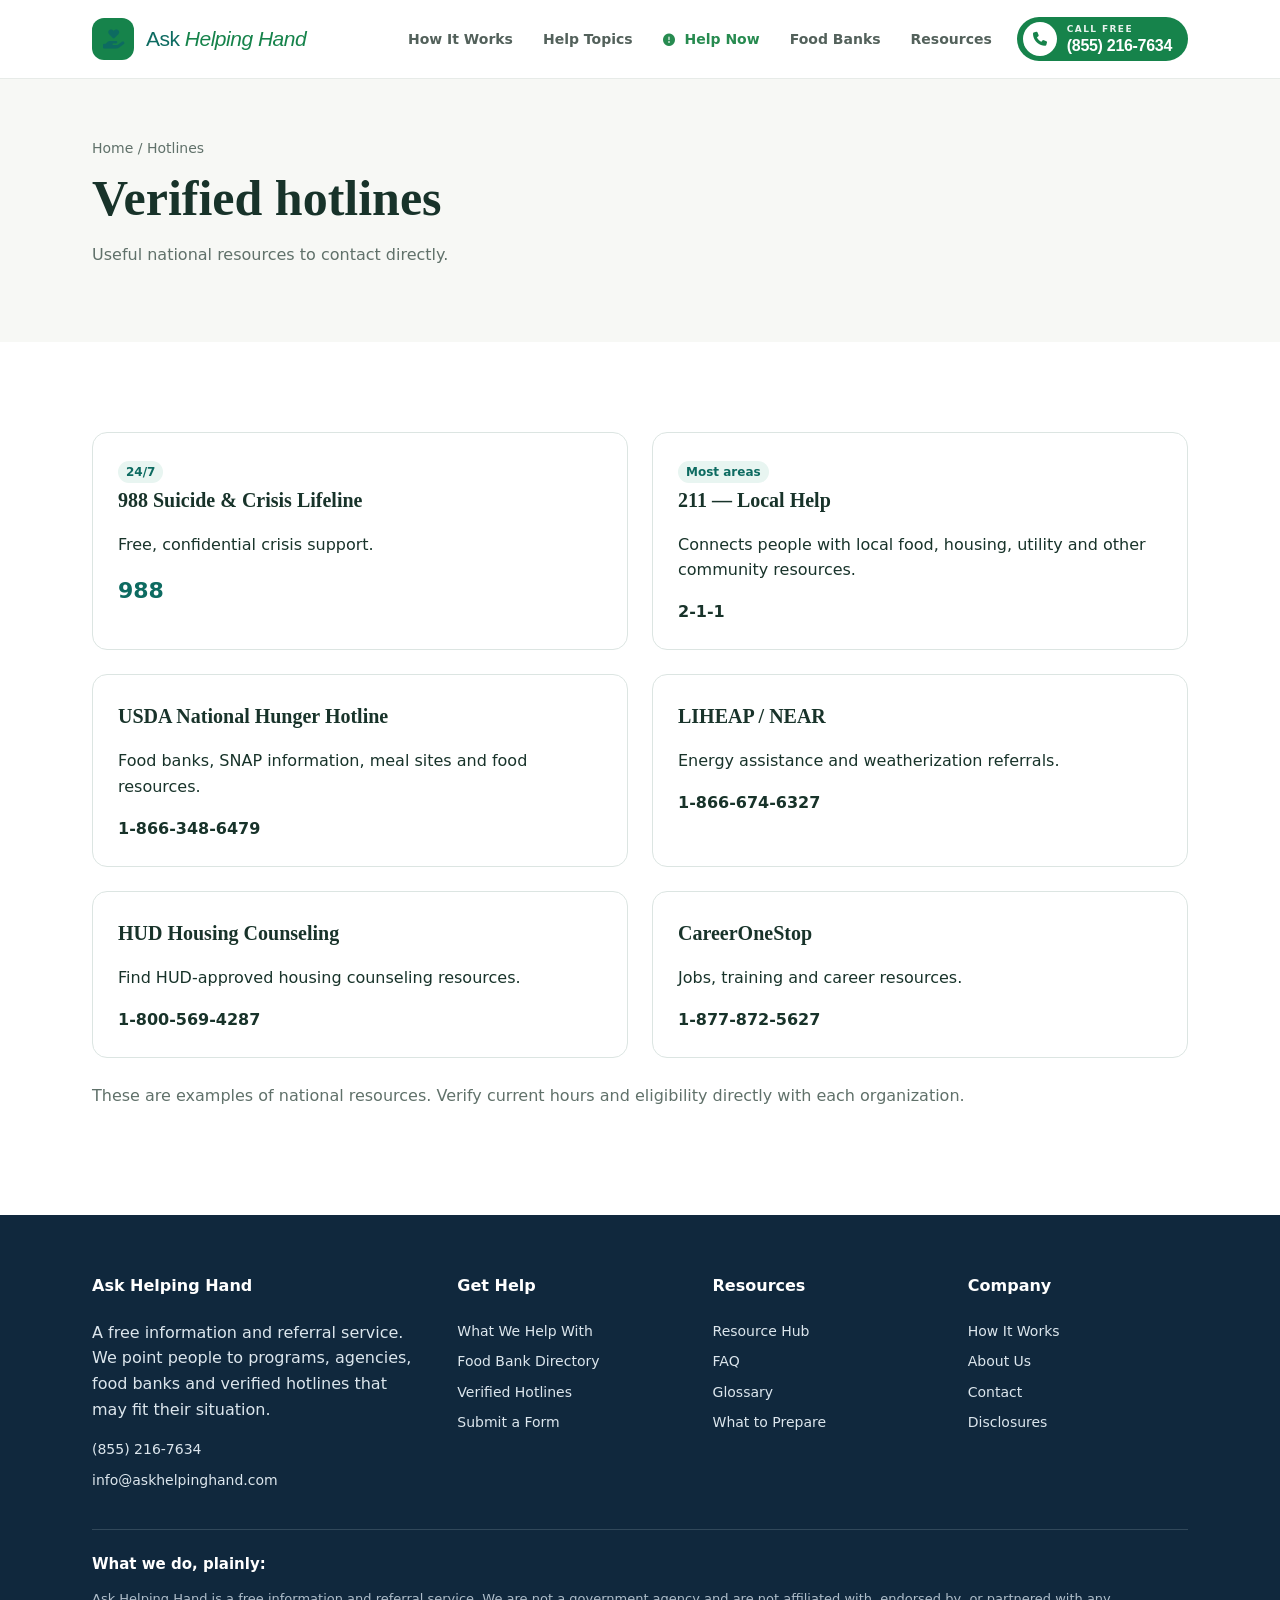
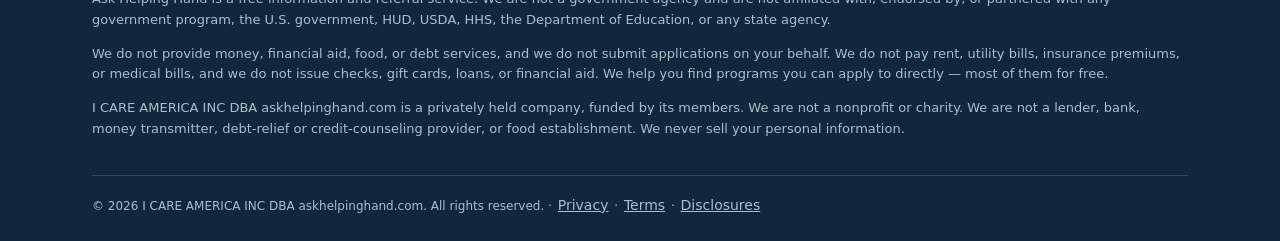
<file: hotlines.html>
<!doctype html><html lang="en"><head><meta charset="utf-8"><meta name="viewport" content="width=device-width,initial-scale=1">
<title>Verified Hotlines | Ask Helping Hand</title><meta name="description" content="Information and referral resources for help with food, housing, utilities, healthcare, finances and education.">
<link rel="stylesheet" href="assets/style.css">
 <link rel="stylesheet" href="https://cdnjs.cloudflare.com/ajax/libs/font-awesome/6.7.2/css/all.min.css">
</head><body>
<header class="site-header">
  <div class="container nav-container">

    <!-- Logo -->
    <a href="/" class="brand">
      <span class="brand-icon">
        <i class="fa-solid fa-hand-holding-heart"></i>
      </span>
      <span class="brand-text">
        Ask <em>Helping Hand</em>
      </span>
    </a>

    <!-- Desktop Navigation -->
    <nav class="desktop-nav">
      <a href="how-it-works.html">How It Works</a>
      <a href="services.html">Help Topics</a>
      <a href="hotlines.html" class="help-now">
        <i class="fa-solid fa-circle-exclamation"></i>
        Help Now
      </a>
      <a href="food-banks.html">Food Banks</a>
      <a href="resources.html">Resources</a>
    </nav>

    <!-- Call Button -->
    <a href="tel:+18552167634" class="nav-call">
      <span class="call-icon">
        <i class="fa-solid fa-phone"></i>
      </span>

      <span class="call-text">
        <small>CALL FREE</small>
        <strong>(855) 216-7634</strong>
      </span>
    </a>

    <!-- Mobile Menu Button -->
    <button class="mobile-menu-btn" id="mobileMenuBtn" aria-label="Open menu">
      <i class="fa-solid fa-bars"></i>
    </button>

  </div>

  <!-- Mobile Navigation -->
  <div class="mobile-nav" id="mobileNav">
    <a href="how-it-works.html">
      <i class="fa-solid fa-route"></i>
      How It Works
    </a>

    <a href="services.html">
      <i class="fa-solid fa-hand-holding-heart"></i>
      Help Topics
    </a>

    <a href="hotlines.html" class="mobile-help-now">
      <i class="fa-solid fa-circle-exclamation"></i>
      Help Now
    </a>

    <a href="food-banks.html">
      <i class="fa-solid fa-location-dot"></i>
      Food Banks
    </a>

    <a href="resources.html">
      <i class="fa-solid fa-book-open"></i>
      Resources
    </a>

    <a href="tel:+18552167634" class="mobile-call">
      <i class="fa-solid fa-phone"></i>
      Call Free — (855) 216-7634
    </a>
  </div>
</header>
<header class="page-hero"><div class="container"><div class="breadcrumbs">Home / Hotlines</div><h1>Verified hotlines</h1><p class="muted">Useful national resources to contact directly.</p></div></header>
<section class="section"><div class="container"><div class="grid-2">
<div class="card"><span class="badge">24/7</span><h3>988 Suicide & Crisis Lifeline</h3><p>Free, confidential crisis support.</p><a class="phone" style="font-size:22px" href="tel:988">988</a></div>
<div class="card"><span class="badge">Most areas</span><h3>211 — Local Help</h3><p>Connects people with local food, housing, utility and other community resources.</p><strong>2-1-1</strong></div>
<div class="card"><h3>USDA National Hunger Hotline</h3><p>Food banks, SNAP information, meal sites and food resources.</p><strong>1-866-348-6479</strong></div>
<div class="card"><h3>LIHEAP / NEAR</h3><p>Energy assistance and weatherization referrals.</p><strong>1-866-674-6327</strong></div>
<div class="card"><h3>HUD Housing Counseling</h3><p>Find HUD-approved housing counseling resources.</p><strong>1-800-569-4287</strong></div>
<div class="card"><h3>CareerOneStop</h3><p>Jobs, training and career resources.</p><strong>1-877-872-5627</strong></div>
</div><p class="muted" style="margin-top:25px">These are examples of national resources. Verify current hours and eligibility directly with each organization.</p></div></section>
<footer class="footer"><div class="container"><div class="footer-grid">
<div><h4>Ask Helping Hand</h4><p>A free information and referral service. We point people to programs, agencies, food banks and verified hotlines that may fit their situation.</p><a href="tel:18552167634">(855) 216-7634</a><a href="mailto:info@askhelpinghand.com">info@askhelpinghand.com</a></div>
<div><h4>Get Help</h4><a href="services.html">What We Help With</a><a href="food-banks.html">Food Bank Directory</a><a href="hotlines.html">Verified Hotlines</a><a href="contact.html">Submit a Form</a></div>
<div><h4>Resources</h4><a href="resources.html">Resource Hub</a><a href="faq.html">FAQ</a><a href="resources.html#glossary">Glossary</a><a href="resources.html#prepare">What to Prepare</a></div>
<div><h4>Company</h4><a href="how-it-works.html">How It Works</a><a href="about.html">About Us</a><a href="contact.html">Contact</a><a href="disclosures.html">Disclosures</a></div>
</div>
<div class="footer-disclosures" style="border-top:1px solid #31485a;margin-top:30px;padding-top:22px;font-size:13px;line-height:1.6;color:#aebdca">
  <h4 style="color:#fff;font-size:15px;margin-bottom:8px">What we do, plainly:</h4>
  <p style="margin-bottom:8px">Ask Helping Hand is a free information and referral service. We are not a government agency and are not affiliated with, endorsed by, or partnered with any government program, the U.S. government, HUD, USDA, HHS, the Department of Education, or any state agency.</p>
  <p style="margin-bottom:8px">We do not provide money, financial aid, food, or debt services, and we do not submit applications on your behalf. We do not pay rent, utility bills, insurance premiums, or medical bills, and we do not issue checks, gift cards, loans, or financial aid. We help you find programs you can apply to directly — most of them for free.</p>
  <p style="margin-bottom:8px">I CARE AMERICA INC DBA askhelpinghand.com is a privately held company, funded by its members. We are not a nonprofit or charity. We are not a lender, bank, money transmitter, debt-relief or credit-counseling provider, or food establishment. We never sell your personal information.</p>
</div>
<div class="fine">© <span class="year">2026</span> I CARE AMERICA INC DBA askhelpinghand.com. All rights reserved. · <a href="privacy.html" style="color:#aebdca;text-decoration:underline">Privacy</a> · <a href="terms.html" style="color:#aebdca;text-decoration:underline">Terms</a> · <a href="disclosures.html" style="color:#aebdca;text-decoration:underline">Disclosures</a></div></div></footer>
<script src="assets/app.js"></script></body></html>
</file>
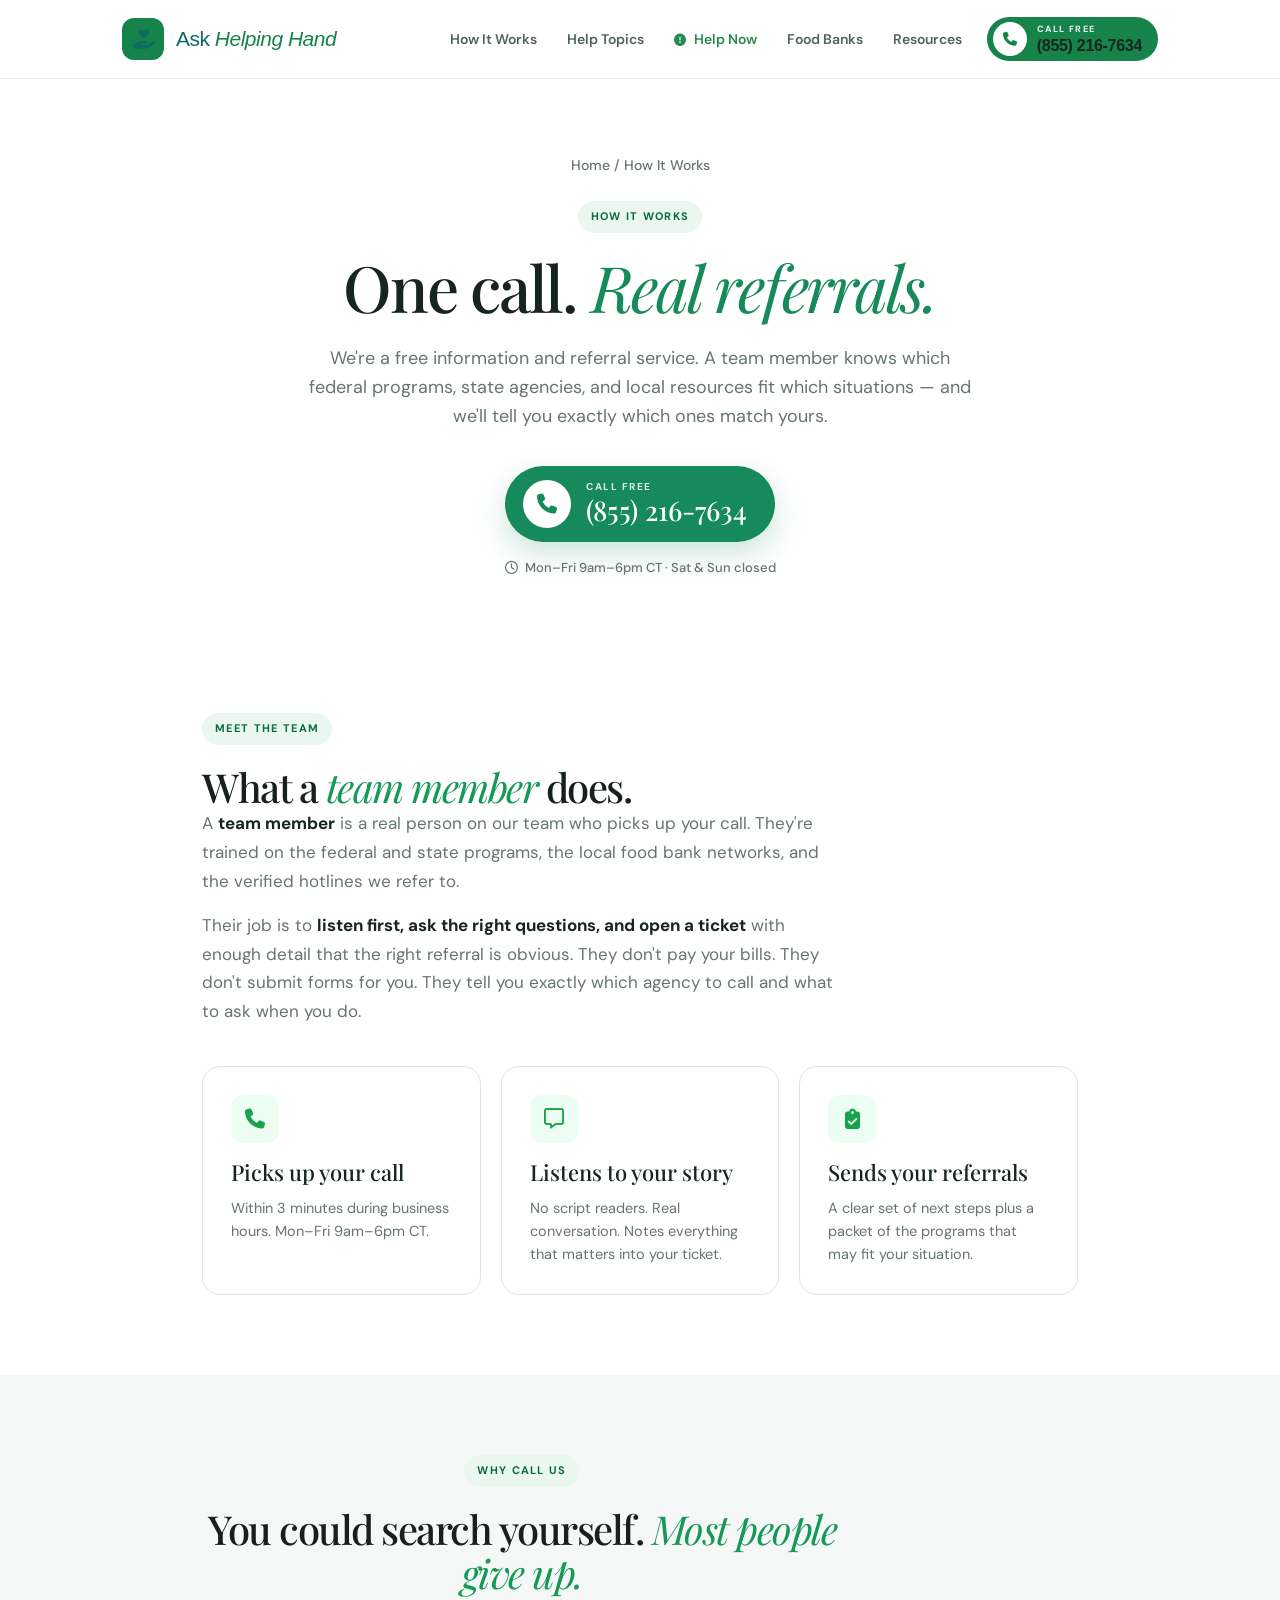
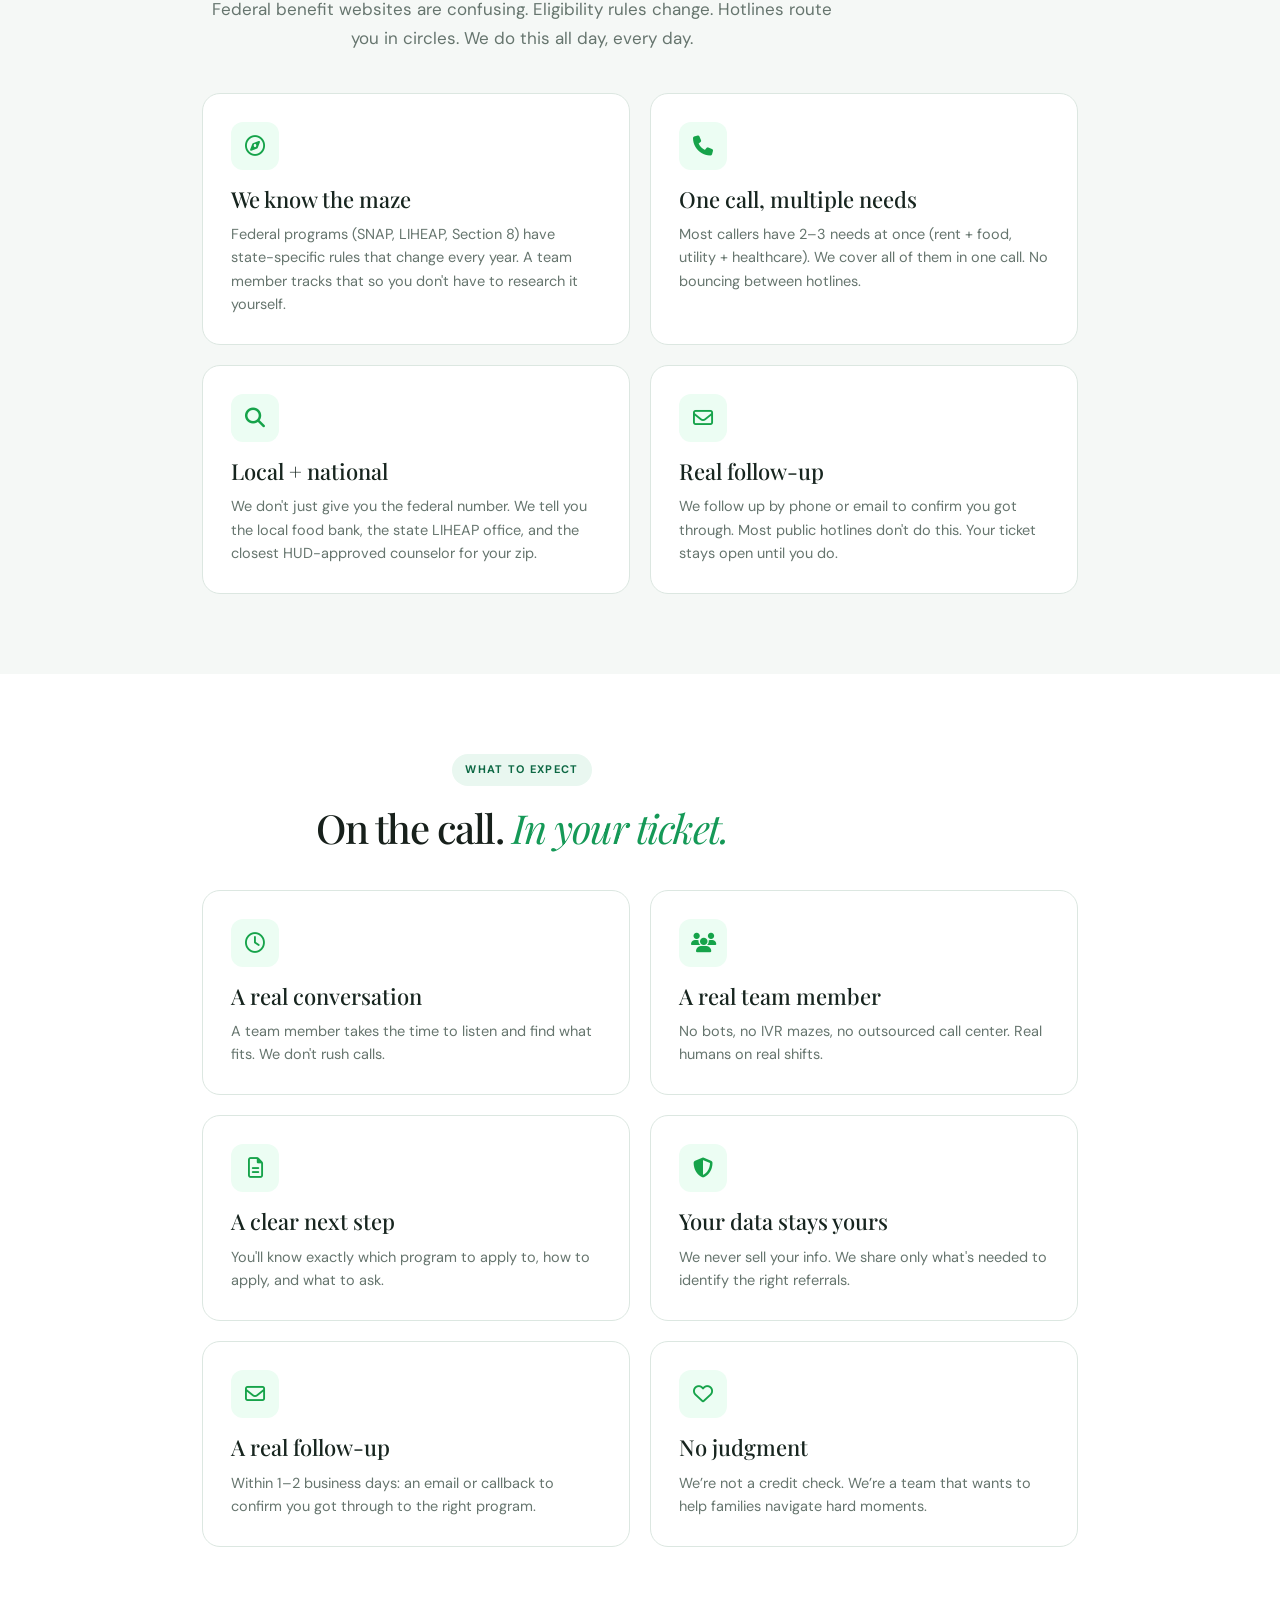
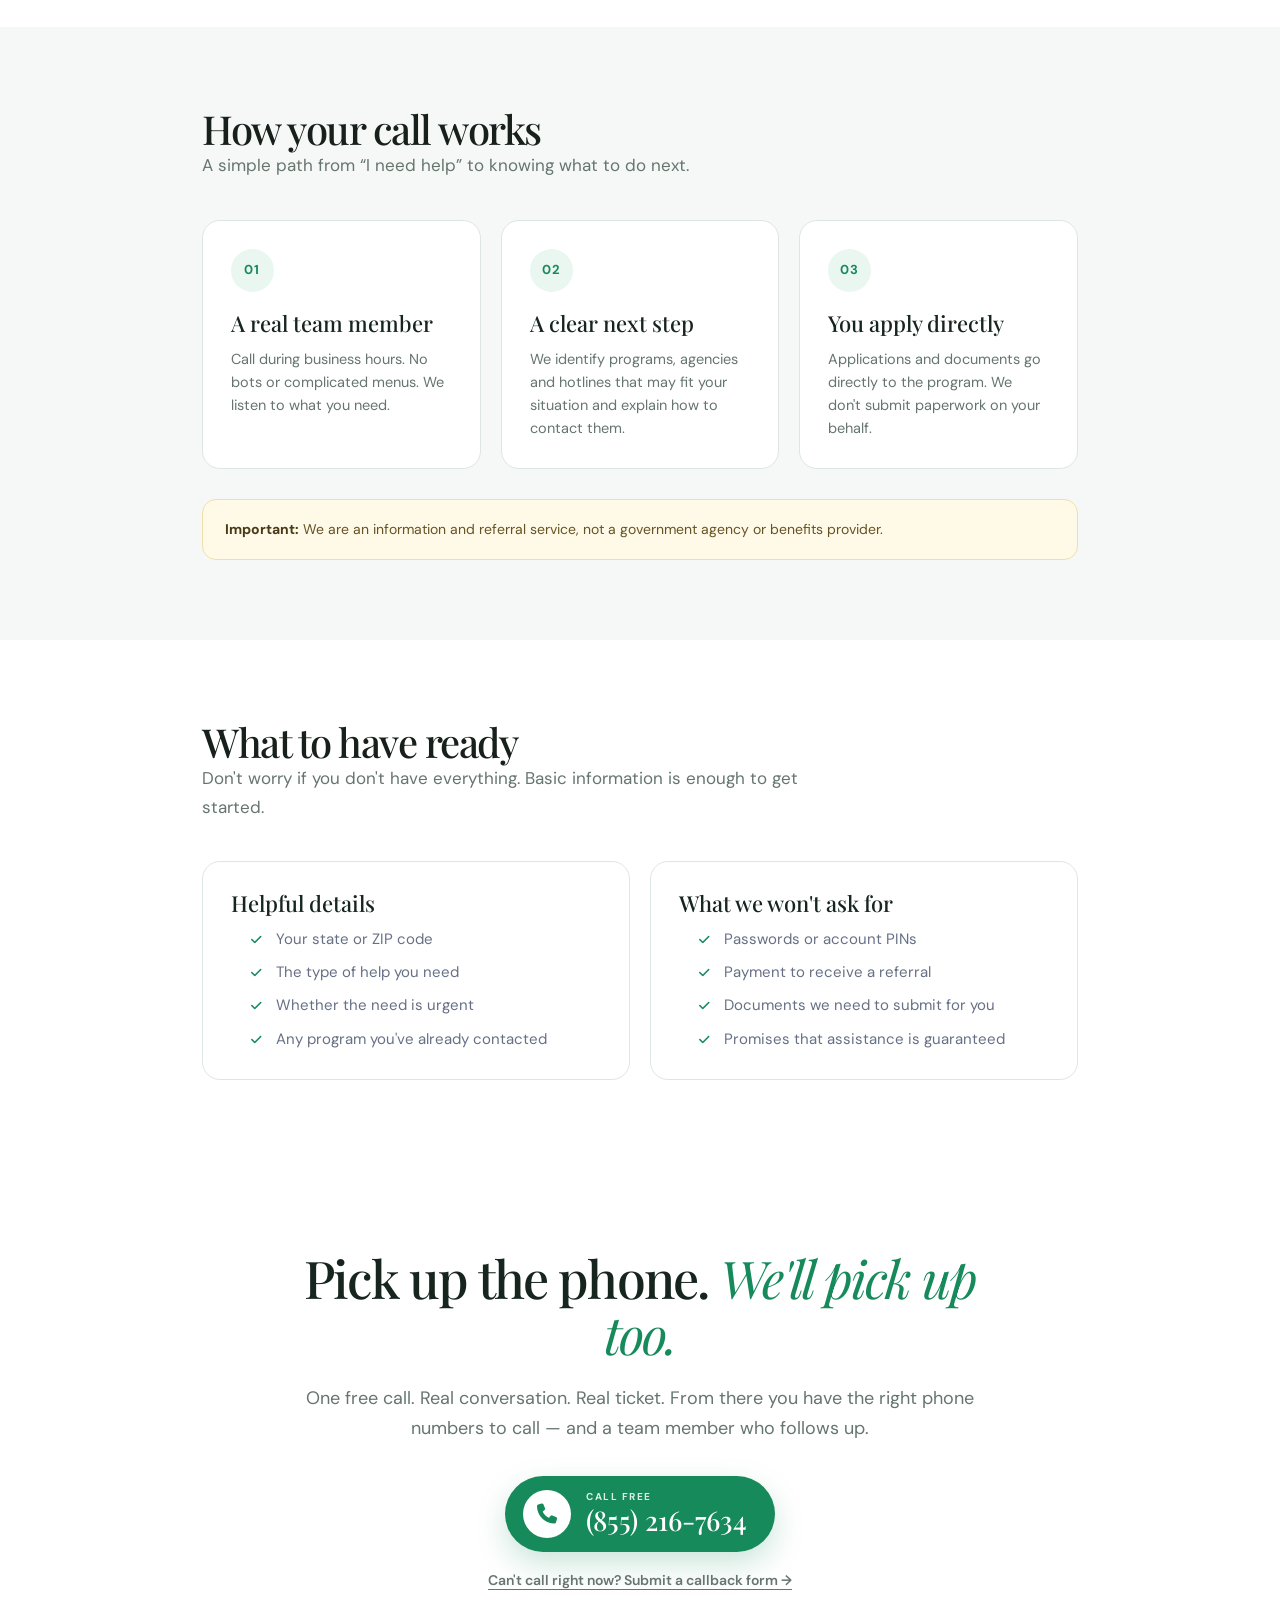
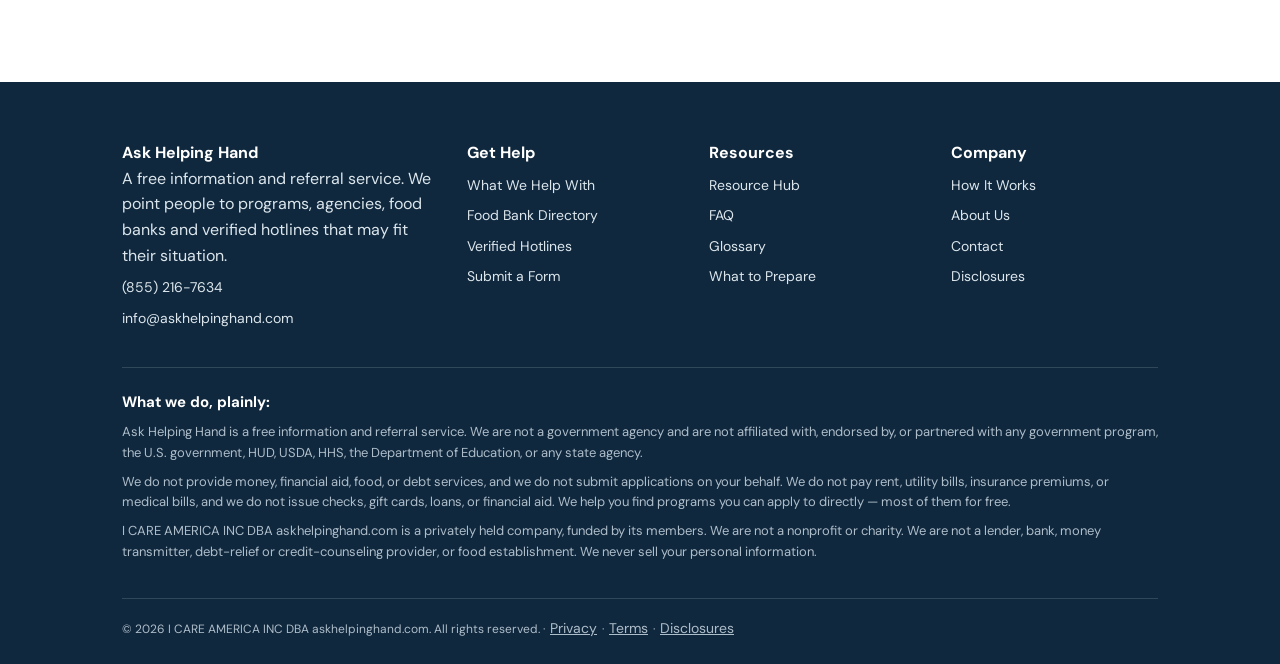
<file: how-it-works.html>
<!doctype html><html lang="en"><head><meta charset="utf-8"><meta name="viewport" content="width=device-width,initial-scale=1">
<title>How It Works | Ask Helping Hand</title><meta name="description" content="Information and referral resources for help with food, housing, utilities, healthcare, finances and education.">
<link rel="stylesheet" href="assets/style.css">
<link rel="stylesheet" href="assets/how-it.css">
 <link rel="stylesheet" href="https://cdnjs.cloudflare.com/ajax/libs/font-awesome/6.7.2/css/all.min.css">
</head><body>
<header class="site-header">
  <div class="container nav-container">

    <!-- Logo -->
    <a href="/" class="brand">
      <span class="brand-icon">
        <i class="fa-solid fa-hand-holding-heart"></i>
      </span>
      <span class="brand-text">
        Ask <em>Helping Hand</em>
      </span>
    </a>

    <!-- Desktop Navigation -->
    <nav class="desktop-nav">
      <a href="how-it-works.html">How It Works</a>
      <a href="services.html">Help Topics</a>
      <a href="hotlines.html" class="help-now">
        <i class="fa-solid fa-circle-exclamation"></i>
        Help Now
      </a>
      <a href="food-banks.html">Food Banks</a>
      <a href="resources.html">Resources</a>
    </nav>

    <!-- Call Button -->
    <a href="tel:+18552167634" class="nav-call">
      <span class="call-icon">
        <i class="fa-solid fa-phone"></i>
      </span>

      <span class="call-text">
        <small>CALL FREE</small>
        <strong>(855) 216-7634</strong>
      </span>
    </a>

    <!-- Mobile Menu Button -->
    <button class="mobile-menu-btn" id="mobileMenuBtn" aria-label="Open menu">
      <i class="fa-solid fa-bars"></i>
    </button>

  </div>

  <!-- Mobile Navigation -->
  <div class="mobile-nav" id="mobileNav">
    <a href="how-it-works.html">
      <i class="fa-solid fa-route"></i>
      How It Works
    </a>

    <a href="services.html">
      <i class="fa-solid fa-hand-holding-heart"></i>
      Help Topics
    </a>

    <a href="hotlines.html" class="mobile-help-now">
      <i class="fa-solid fa-circle-exclamation"></i>
      Help Now
    </a>

    <a href="food-banks.html">
      <i class="fa-solid fa-location-dot"></i>
      Food Banks
    </a>

    <a href="resources.html">
      <i class="fa-solid fa-book-open"></i>
      Resources
    </a>

    <a href="tel:+18552167634" class="mobile-call">
      <i class="fa-solid fa-phone"></i>
      Call Free — (855) 216-7634
    </a>
  </div>
</header>
<header class="page-hero">
    <div class="container">
        <div class="breadcrumbs">Home / How It Works</div>

        <span class="eyebrow">How It Works</span>

        <h1>
            One call.
            <em>Real referrals.</em>
        </h1>

        <p class="muted">
            We're a free information and referral service. A team member knows
            which federal programs, state agencies, and local resources fit
            which situations — and we'll tell you exactly which ones match yours.
        </p>

        <a href="tel:+18552167634" class="btn btn-primary">
            <i class="fa-solid fa-phone"></i>
            <span>
                <small>Call free</small>
                (855) 216-7634
            </span>
        </a>

        <p class="hours">
            <i class="fa-regular fa-clock"></i>
            Mon–Fri 9am–6pm CT · Sat &amp; Sun closed
        </p>
    </div>
</header>


<!-- MEET THE TEAM -->
<section class="section">
    <div class="container">

        <div class="section-head">
            <span class="eyebrow">Meet the Team</span>

            <h2>
                What a <em>team member</em> does.
            </h2>

            <p>
                A <strong>team member</strong> is a real person on our team who
                picks up your call. They're trained on the federal and state
                programs, the local food bank networks, and the verified
                hotlines we refer to.
            </p>

            <p>
                Their job is to <strong>listen first, ask the right questions,
                and open a ticket</strong> with enough detail that the right
                referral is obvious. They don't pay your bills. They don't
                submit forms for you. They tell you exactly which agency to call
                and what to ask when you do.
            </p>
        </div>

        <div class="grid-3">

            <div class="card">
                <div class="icon-box">
                    <i class="fa-solid fa-phone"></i>
                </div>

                <h3>Picks up your call</h3>

                <p>
                    Within 3 minutes during business hours.
                    Mon–Fri 9am–6pm CT.
                </p>
            </div>

            <div class="card">
                <div class="icon-box">
                    <i class="fa-regular fa-message"></i>
                </div>

                <h3>Listens to your story</h3>

                <p>
                    No script readers. Real conversation. Notes everything
                    that matters into your ticket.
                </p>
            </div>

            <div class="card">
                <div class="icon-box">
                    <i class="fa-solid fa-clipboard-check"></i>
                </div>

                <h3>Sends your referrals</h3>

                <p>
                    A clear set of next steps plus a packet of the programs
                    that may fit your situation.
                </p>
            </div>

        </div>
    </div>
</section>


<!-- WHY CALL US -->
<section class="section alt">
    <div class="container">

        <div class="section-head center">
            <span class="eyebrow">Why Call Us</span>

            <h2>
                You could search yourself.
                <em>Most people give up.</em>
            </h2>

            <p>
                Federal benefit websites are confusing. Eligibility rules
                change. Hotlines route you in circles. We do this all day,
                every day.
            </p>
        </div>

        <div class="grid-2">

            <div class="card">
                <div class="icon-box">
                    <i class="fa-regular fa-compass"></i>
                </div>

                <h3>We know the maze</h3>

                <p>
                    Federal programs (SNAP, LIHEAP, Section 8) have
                    state-specific rules that change every year. A team member
                    tracks that so you don't have to research it yourself.
                </p>
            </div>

            <div class="card">
                <div class="icon-box">
                    <i class="fa-solid fa-phone"></i>
                </div>

                <h3>One call, multiple needs</h3>

                <p>
                    Most callers have 2–3 needs at once (rent + food,
                    utility + healthcare). We cover all of them in one call.
                    No bouncing between hotlines.
                </p>
            </div>

            <div class="card">
                <div class="icon-box">
                    <i class="fa-solid fa-magnifying-glass"></i>
                </div>

                <h3>Local + national</h3>

                <p>
                    We don't just give you the federal number. We tell you the
                    local food bank, the state LIHEAP office, and the closest
                    HUD-approved counselor for your zip.
                </p>
            </div>

            <div class="card">
                <div class="icon-box">
                    <i class="fa-regular fa-envelope"></i>
                </div>

                <h3>Real follow-up</h3>

                <p>
                    We follow up by phone or email to confirm you got through.
                    Most public hotlines don't do this. Your ticket stays open
                    until you do.
                </p>
            </div>

        </div>
    </div>
</section>


<!-- WHAT TO EXPECT -->
<section class="section">
    <div class="container">

        <div class="section-head center">
            <span class="eyebrow">What To Expect</span>

            <h2>
                On the call.
                <em>In your ticket.</em>
            </h2>
        </div>

        <div class="grid-2">

            <div class="card">
                <div class="icon-box">
                    <i class="fa-regular fa-clock"></i>
                </div>

                <h3>A real conversation</h3>

                <p>
                    A team member takes the time to listen and find what fits.
                    We don't rush calls.
                </p>
            </div>

            <div class="card">
                <div class="icon-box">
                    <i class="fa-solid fa-users"></i>
                </div>

                <h3>A real team member</h3>

                <p>
                    No bots, no IVR mazes, no outsourced call center.
                    Real humans on real shifts.
                </p>
            </div>

            <div class="card">
                <div class="icon-box">
                    <i class="fa-regular fa-file-lines"></i>
                </div>

                <h3>A clear next step</h3>

                <p>
                    You'll know exactly which program to apply to, how to apply,
                    and what to ask.
                </p>
            </div>

            <div class="card">
                <div class="icon-box">
                    <i class="fa-solid fa-shield-halved"></i>
                </div>

                <h3>Your data stays yours</h3>

                <p>
                    We never sell your info. We share only what's needed to
                    identify the right referrals.
                </p>
            </div>

            <div class="card">
                <div class="icon-box">
                    <i class="fa-regular fa-envelope"></i>
                </div>

                <h3>A real follow-up</h3>

                <p>
                    Within 1–2 business days: an email or callback to confirm
                    you got through to the right program.
                </p>
            </div>

            <div class="card">
                <div class="icon-box">
                    <i class="fa-regular fa-heart"></i>
                </div>

                <h3>No judgment</h3>

                <p>
                    We’re not a credit check. We’re a team that wants to help
                    families navigate hard moments.
                </p>
            </div>

        </div>
    </div>
</section>


<!-- SIMPLE PROCESS -->
<section class="section alt">
    <div class="container">

        <div class="section-head">
            <h2>How your call works</h2>

            <p>
                A simple path from “I need help” to knowing what to do next.
            </p>
        </div>

        <div class="grid-3">

            <div class="card">
                <span class="num">01</span>

                <h3>A real team member</h3>

                <p>
                    Call during business hours. No bots or complicated menus.
                    We listen to what you need.
                </p>
            </div>

            <div class="card">
                <span class="num">02</span>

                <h3>A clear next step</h3>

                <p>
                    We identify programs, agencies and hotlines that may fit
                    your situation and explain how to contact them.
                </p>
            </div>

            <div class="card">
                <span class="num">03</span>

                <h3>You apply directly</h3>

                <p>
                    Applications and documents go directly to the program.
                    We don't submit paperwork on your behalf.
                </p>
            </div>

        </div>

        <div class="notice">
            <strong>Important:</strong>
            We are an information and referral service, not a government
            agency or benefits provider.
        </div>

    </div>
</section>


<!-- WHAT TO HAVE READY -->
<section class="section">
    <div class="container">

        <div class="section-head">
            <h2>What to have ready</h2>

            <p>
                Don't worry if you don't have everything. Basic information
                is enough to get started.
            </p>
        </div>

        <div class="grid-2">

            <div class="card">
                <h3>Helpful details</h3>

                <ul>
                    <li>Your state or ZIP code</li>
                    <li>The type of help you need</li>
                    <li>Whether the need is urgent</li>
                    <li>Any program you've already contacted</li>
                </ul>
            </div>

            <div class="card">
                <h3>What we won't ask for</h3>

                <ul>
                    <li>Passwords or account PINs</li>
                    <li>Payment to receive a referral</li>
                    <li>Documents we need to submit for you</li>
                    <li>Promises that assistance is guaranteed</li>
                </ul>
            </div>

        </div>

    </div>
</section>


<!-- FINAL CTA -->
<section class="section cta-section">
    <div class="container center">

        <h2>
            Pick up the phone.
            <em>We'll pick up too.</em>
        </h2>

        <p>
            One free call. Real conversation. Real ticket. From there you
            have the right phone numbers to call — and a team member who
            follows up.
        </p>

        <a href="tel:+18552167634" class="btn btn-primary">
            <i class="fa-solid fa-phone"></i>

            <span>
                <small>Call free</small>
                (855) 216-7634
            </span>
        </a>

        <p class="callback-link">
            <a href="contact.html">
                Can't call right now? Submit a callback form →
            </a>
        </p>

    </div>
</section>
<footer class="footer"><div class="container"><div class="footer-grid">
<div><h4>Ask Helping Hand</h4><p>A free information and referral service. We point people to programs, agencies, food banks and verified hotlines that may fit their situation.</p><a href="tel:18552167634">(855) 216-7634</a><a href="mailto:info@askhelpinghand.com">info@askhelpinghand.com</a></div>
<div><h4>Get Help</h4><a href="services.html">What We Help With</a><a href="food-banks.html">Food Bank Directory</a><a href="hotlines.html">Verified Hotlines</a><a href="contact.html">Submit a Form</a></div>
<div><h4>Resources</h4><a href="resources.html">Resource Hub</a><a href="faq.html">FAQ</a><a href="resources.html#glossary">Glossary</a><a href="resources.html#prepare">What to Prepare</a></div>
<div><h4>Company</h4><a href="how-it-works.html">How It Works</a><a href="about.html">About Us</a><a href="contact.html">Contact</a><a href="disclosures.html">Disclosures</a></div>
</div>
<div class="footer-disclosures" style="border-top:1px solid #31485a;margin-top:30px;padding-top:22px;font-size:13px;line-height:1.6;color:#aebdca">
  <h4 style="color:#fff;font-size:15px;margin-bottom:8px">What we do, plainly:</h4>
  <p style="margin-bottom:8px">Ask Helping Hand is a free information and referral service. We are not a government agency and are not affiliated with, endorsed by, or partnered with any government program, the U.S. government, HUD, USDA, HHS, the Department of Education, or any state agency.</p>
  <p style="margin-bottom:8px">We do not provide money, financial aid, food, or debt services, and we do not submit applications on your behalf. We do not pay rent, utility bills, insurance premiums, or medical bills, and we do not issue checks, gift cards, loans, or financial aid. We help you find programs you can apply to directly — most of them for free.</p>
  <p style="margin-bottom:8px">I CARE AMERICA INC DBA askhelpinghand.com is a privately held company, funded by its members. We are not a nonprofit or charity. We are not a lender, bank, money transmitter, debt-relief or credit-counseling provider, or food establishment. We never sell your personal information.</p>
</div>
<div class="fine">© <span class="year">2026</span> I CARE AMERICA INC DBA askhelpinghand.com. All rights reserved. · <a href="privacy.html">Privacy</a> · <a href="terms.html">Terms</a> · <a href="disclosures.html">Disclosures</a></div></div></footer>
<script src="assets/app.js"></script></body></html>
</file>
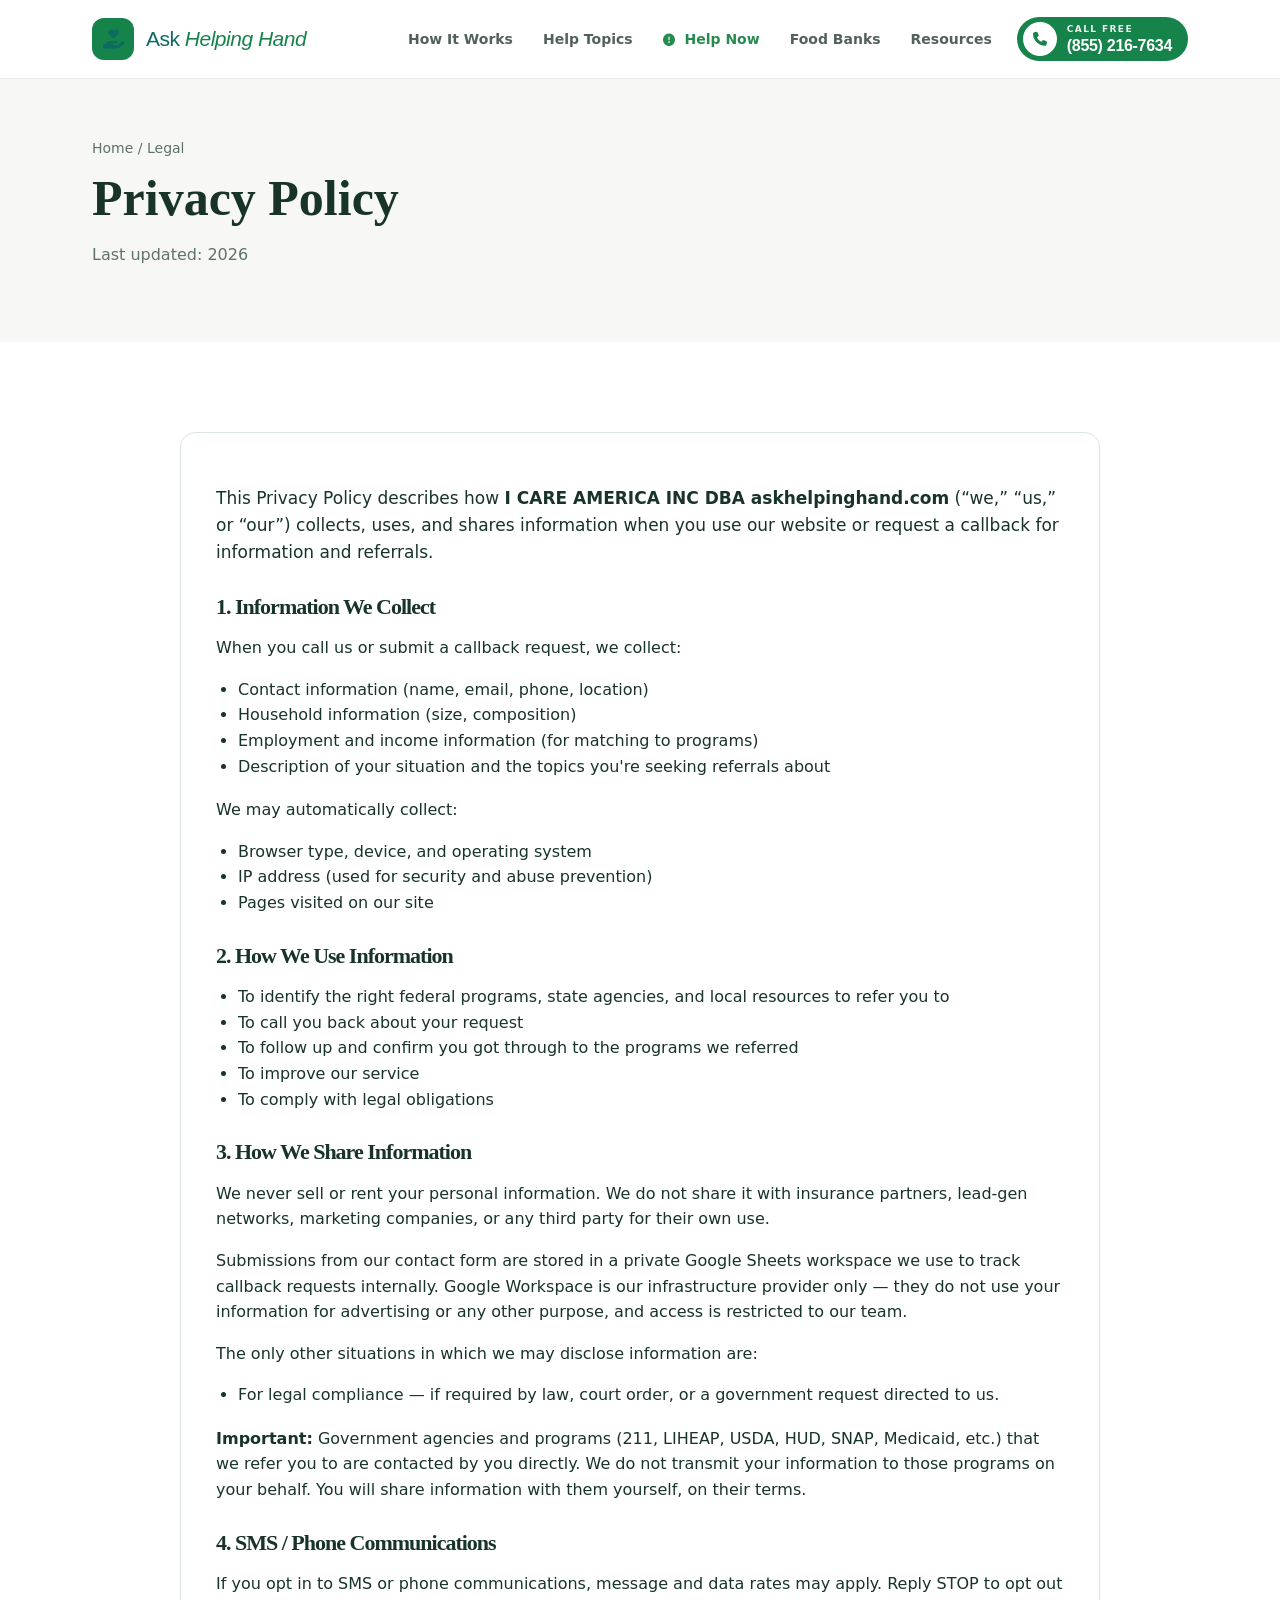
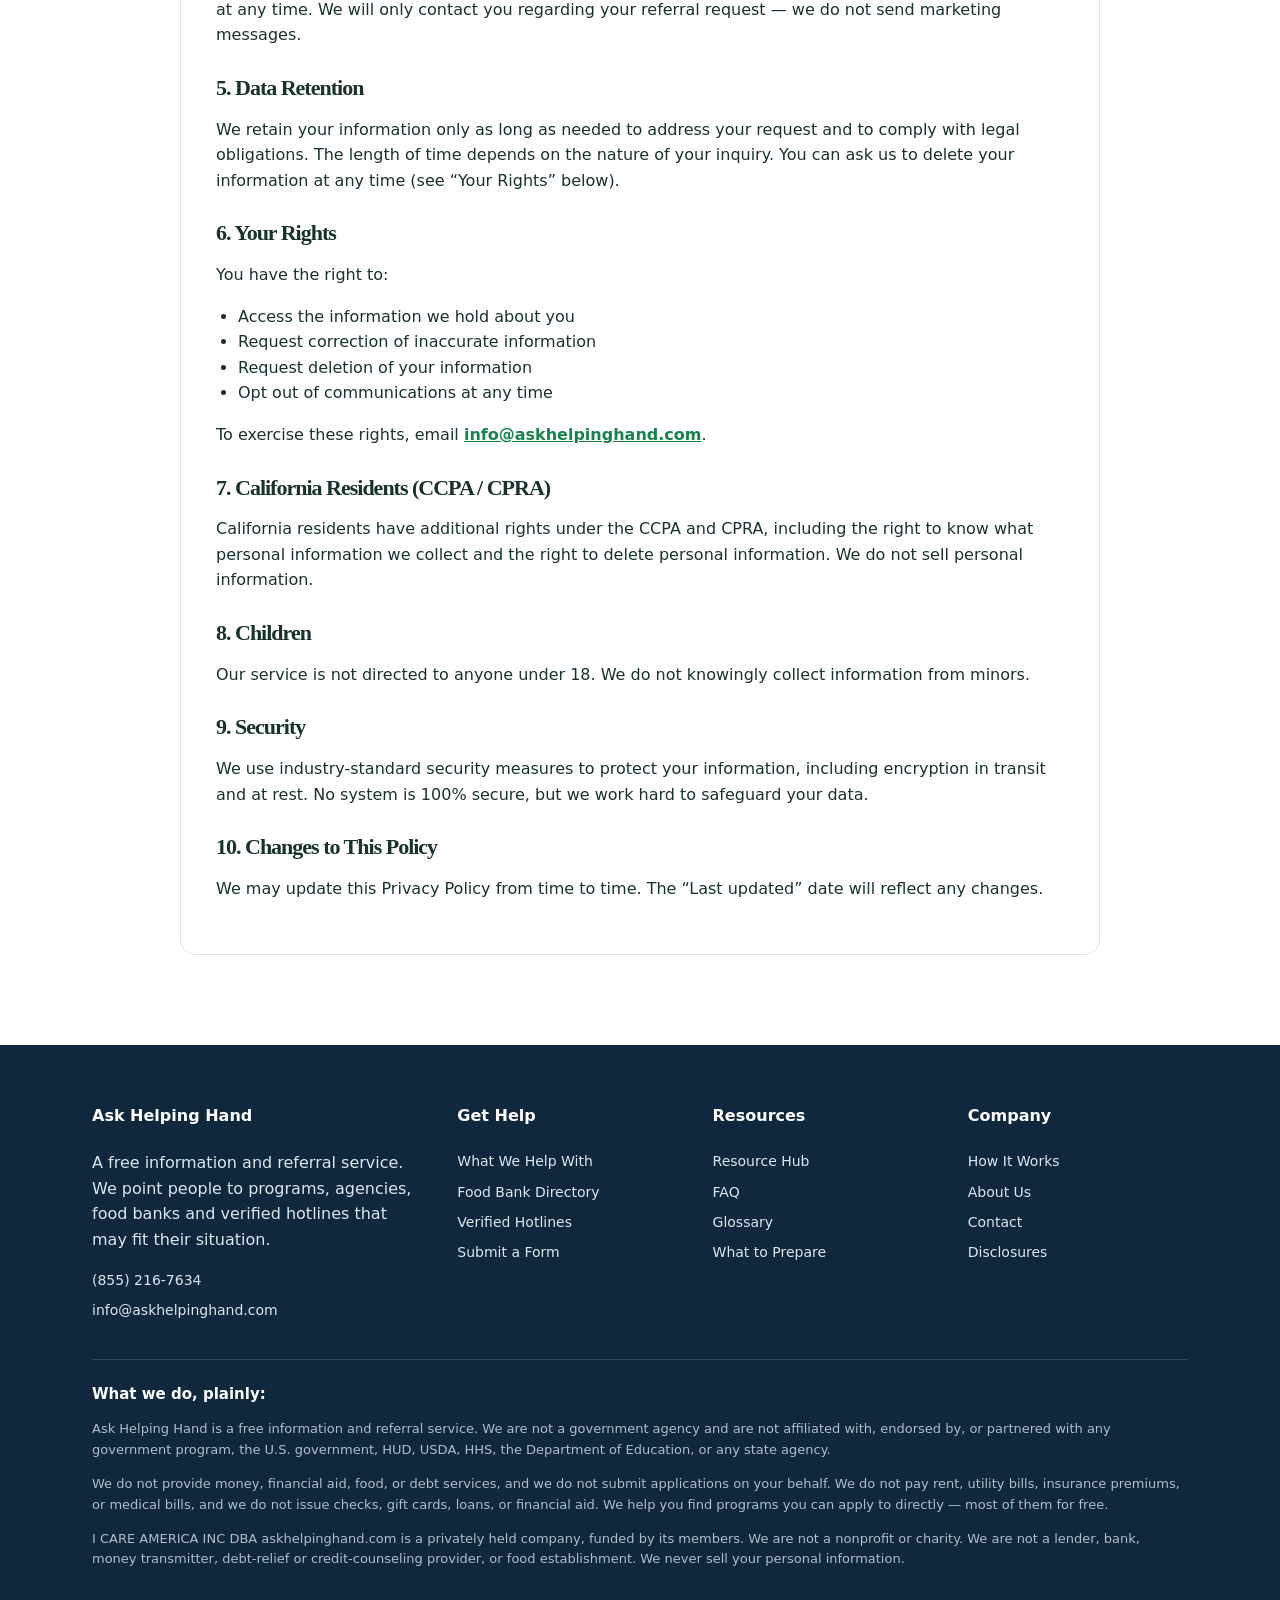
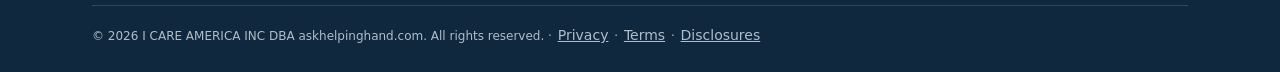
<file: privacy.html>
<!doctype html><html lang="en"><head><meta charset="utf-8"><meta name="viewport" content="width=device-width,initial-scale=1">
<title>Privacy Policy | Ask Helping Hand</title><meta name="description" content="Information and referral resources for help with food, housing, utilities, healthcare, finances and education.">
<link rel="stylesheet" href="assets/style.css">
 <link rel="stylesheet" href="https://cdnjs.cloudflare.com/ajax/libs/font-awesome/6.7.2/css/all.min.css">
</head><body>
<header class="site-header">
  <div class="container nav-container">

    <!-- Logo -->
    <a href="/" class="brand">
      <span class="brand-icon">
        <i class="fa-solid fa-hand-holding-heart"></i>
      </span>
      <span class="brand-text">
        Ask <em>Helping Hand</em>
      </span>
    </a>

    <!-- Desktop Navigation -->
    <nav class="desktop-nav">
      <a href="how-it-works.html">How It Works</a>
      <a href="services.html">Help Topics</a>
      <a href="hotlines.html" class="help-now">
        <i class="fa-solid fa-circle-exclamation"></i>
        Help Now
      </a>
      <a href="food-banks.html">Food Banks</a>
      <a href="resources.html">Resources</a>
    </nav>

    <!-- Call Button -->
    <a href="tel:+18552167634" class="nav-call">
      <span class="call-icon">
        <i class="fa-solid fa-phone"></i>
      </span>

      <span class="call-text">
        <small>CALL FREE</small>
        <strong>(855) 216-7634</strong>
      </span>
    </a>

    <!-- Mobile Menu Button -->
    <button class="mobile-menu-btn" id="mobileMenuBtn" aria-label="Open menu">
      <i class="fa-solid fa-bars"></i>
    </button>

  </div>

  <!-- Mobile Navigation -->
  <div class="mobile-nav" id="mobileNav">
    <a href="how-it-works.html">
      <i class="fa-solid fa-route"></i>
      How It Works
    </a>

    <a href="services.html">
      <i class="fa-solid fa-hand-holding-heart"></i>
      Help Topics
    </a>

    <a href="hotlines.html" class="mobile-help-now">
      <i class="fa-solid fa-circle-exclamation"></i>
      Help Now
    </a>

    <a href="food-banks.html">
      <i class="fa-solid fa-location-dot"></i>
      Food Banks
    </a>

    <a href="resources.html">
      <i class="fa-solid fa-book-open"></i>
      Resources
    </a>

    <a href="tel:+18552167634" class="mobile-call">
      <i class="fa-solid fa-phone"></i>
      Call Free — (855) 216-7634
    </a>
  </div>
</header>
<header class="page-hero"><div class="container"><div class="breadcrumbs">Home / Legal</div><h1>Privacy Policy</h1><p class="muted">Last updated: 2026</p></div></header>
<section class="section">
  <div class="container card disclosure-content" style="max-width:920px;margin:auto;padding:35px">
    <p class="lead" style="font-size:17px;line-height:1.6;margin-bottom:25px">
      This Privacy Policy describes how <strong>I CARE AMERICA INC DBA askhelpinghand.com</strong> (“we,” “us,” or “our”) collects, uses, and shares information when you use our website or request a callback for information and referrals.
    </p>

    <h2 style="font-size:22px;margin-top:28px;margin-bottom:12px;color:var(--ink)">1. Information We Collect</h2>
    <p>When you call us or submit a callback request, we collect:</p>
    <ul style="margin-bottom:18px;padding-left:22px">
      <li>Contact information (name, email, phone, location)</li>
      <li>Household information (size, composition)</li>
      <li>Employment and income information (for matching to programs)</li>
      <li>Description of your situation and the topics you're seeking referrals about</li>
    </ul>
    <p>We may automatically collect:</p>
    <ul style="margin-bottom:18px;padding-left:22px">
      <li>Browser type, device, and operating system</li>
      <li>IP address (used for security and abuse prevention)</li>
      <li>Pages visited on our site</li>
    </ul>

    <h2 style="font-size:22px;margin-top:28px;margin-bottom:12px;color:var(--ink)">2. How We Use Information</h2>
    <ul style="margin-bottom:18px;padding-left:22px">
      <li>To identify the right federal programs, state agencies, and local resources to refer you to</li>
      <li>To call you back about your request</li>
      <li>To follow up and confirm you got through to the programs we referred</li>
      <li>To improve our service</li>
      <li>To comply with legal obligations</li>
    </ul>

    <h2 style="font-size:22px;margin-top:28px;margin-bottom:12px;color:var(--ink)">3. How We Share Information</h2>
    <p style="margin-bottom:14px">We never sell or rent your personal information. We do not share it with insurance partners, lead-gen networks, marketing companies, or any third party for their own use.</p>
    <p style="margin-bottom:14px">Submissions from our contact form are stored in a private Google Sheets workspace we use to track callback requests internally. Google Workspace is our infrastructure provider only — they do not use your information for advertising or any other purpose, and access is restricted to our team.</p>
    <p style="margin-bottom:14px">The only other situations in which we may disclose information are:</p>
    <ul style="margin-bottom:18px;padding-left:22px">
      <li>For legal compliance — if required by law, court order, or a government request directed to us.</li>
    </ul>
    <p style="margin-bottom:18px"><strong>Important:</strong> Government agencies and programs (211, LIHEAP, USDA, HUD, SNAP, Medicaid, etc.) that we refer you to are contacted by you directly. We do not transmit your information to those programs on your behalf. You will share information with them yourself, on their terms.</p>

    <h2 style="font-size:22px;margin-top:28px;margin-bottom:12px;color:var(--ink)">4. SMS / Phone Communications</h2>
    <p style="margin-bottom:18px">If you opt in to SMS or phone communications, message and data rates may apply. Reply STOP to opt out at any time. We will only contact you regarding your referral request — we do not send marketing messages.</p>

    <h2 style="font-size:22px;margin-top:28px;margin-bottom:12px;color:var(--ink)">5. Data Retention</h2>
    <p style="margin-bottom:18px">We retain your information only as long as needed to address your request and to comply with legal obligations. The length of time depends on the nature of your inquiry. You can ask us to delete your information at any time (see “Your Rights” below).</p>

    <h2 style="font-size:22px;margin-top:28px;margin-bottom:12px;color:var(--ink)">6. Your Rights</h2>
    <p>You have the right to:</p>
    <ul style="margin-bottom:14px;padding-left:22px">
      <li>Access the information we hold about you</li>
      <li>Request correction of inaccurate information</li>
      <li>Request deletion of your information</li>
      <li>Opt out of communications at any time</li>
    </ul>
    <p style="margin-bottom:18px">To exercise these rights, email <a href="mailto:info@askhelpinghand.com" style="color:var(--green);font-weight:600">info@askhelpinghand.com</a>.</p>

    <h2 style="font-size:22px;margin-top:28px;margin-bottom:12px;color:var(--ink)">7. California Residents (CCPA / CPRA)</h2>
    <p style="margin-bottom:18px">California residents have additional rights under the CCPA and CPRA, including the right to know what personal information we collect and the right to delete personal information. We do not sell personal information.</p>

    <h2 style="font-size:22px;margin-top:28px;margin-bottom:12px;color:var(--ink)">8. Children</h2>
    <p style="margin-bottom:18px">Our service is not directed to anyone under 18. We do not knowingly collect information from minors.</p>

    <h2 style="font-size:22px;margin-top:28px;margin-bottom:12px;color:var(--ink)">9. Security</h2>
    <p style="margin-bottom:18px">We use industry-standard security measures to protect your information, including encryption in transit and at rest. No system is 100% secure, but we work hard to safeguard your data.</p>

    <h2 style="font-size:22px;margin-top:28px;margin-bottom:12px;color:var(--ink)">10. Changes to This Policy</h2>
    <p style="margin-bottom:18px">We may update this Privacy Policy from time to time. The “Last updated” date will reflect any changes.</p>
  </div>
</section>
<footer class="footer"><div class="container"><div class="footer-grid">
<div><h4>Ask Helping Hand</h4><p>A free information and referral service. We point people to programs, agencies, food banks and verified hotlines that may fit their situation.</p><a href="tel:18552167634">(855) 216-7634</a><a href="mailto:info@askhelpinghand.com">info@askhelpinghand.com</a></div>
<div><h4>Get Help</h4><a href="services.html">What We Help With</a><a href="food-banks.html">Food Bank Directory</a><a href="hotlines.html">Verified Hotlines</a><a href="contact.html">Submit a Form</a></div>
<div><h4>Resources</h4><a href="resources.html">Resource Hub</a><a href="faq.html">FAQ</a><a href="resources.html#glossary">Glossary</a><a href="resources.html#prepare">What to Prepare</a></div>
<div><h4>Company</h4><a href="how-it-works.html">How It Works</a><a href="about.html">About Us</a><a href="contact.html">Contact</a><a href="disclosures.html">Disclosures</a></div>
</div>
<div class="footer-disclosures" style="border-top:1px solid #31485a;margin-top:30px;padding-top:22px;font-size:13px;line-height:1.6;color:#aebdca">
  <h4 style="color:#fff;font-size:15px;margin-bottom:8px">What we do, plainly:</h4>
  <p style="margin-bottom:8px">Ask Helping Hand is a free information and referral service. We are not a government agency and are not affiliated with, endorsed by, or partnered with any government program, the U.S. government, HUD, USDA, HHS, the Department of Education, or any state agency.</p>
  <p style="margin-bottom:8px">We do not provide money, financial aid, food, or debt services, and we do not submit applications on your behalf. We do not pay rent, utility bills, insurance premiums, or medical bills, and we do not issue checks, gift cards, loans, or financial aid. We help you find programs you can apply to directly — most of them for free.</p>
  <p style="margin-bottom:8px">I CARE AMERICA INC DBA askhelpinghand.com is a privately held company, funded by its members. We are not a nonprofit or charity. We are not a lender, bank, money transmitter, debt-relief or credit-counseling provider, or food establishment. We never sell your personal information.</p>
</div>
<div class="fine">© <span class="year">2026</span> I CARE AMERICA INC DBA askhelpinghand.com. All rights reserved. · <a href="privacy.html">Privacy</a> · <a href="terms.html">Terms</a> · <a href="disclosures.html">Disclosures</a></div></div></footer>
<script src="assets/app.js"></script></body></html>
</file>
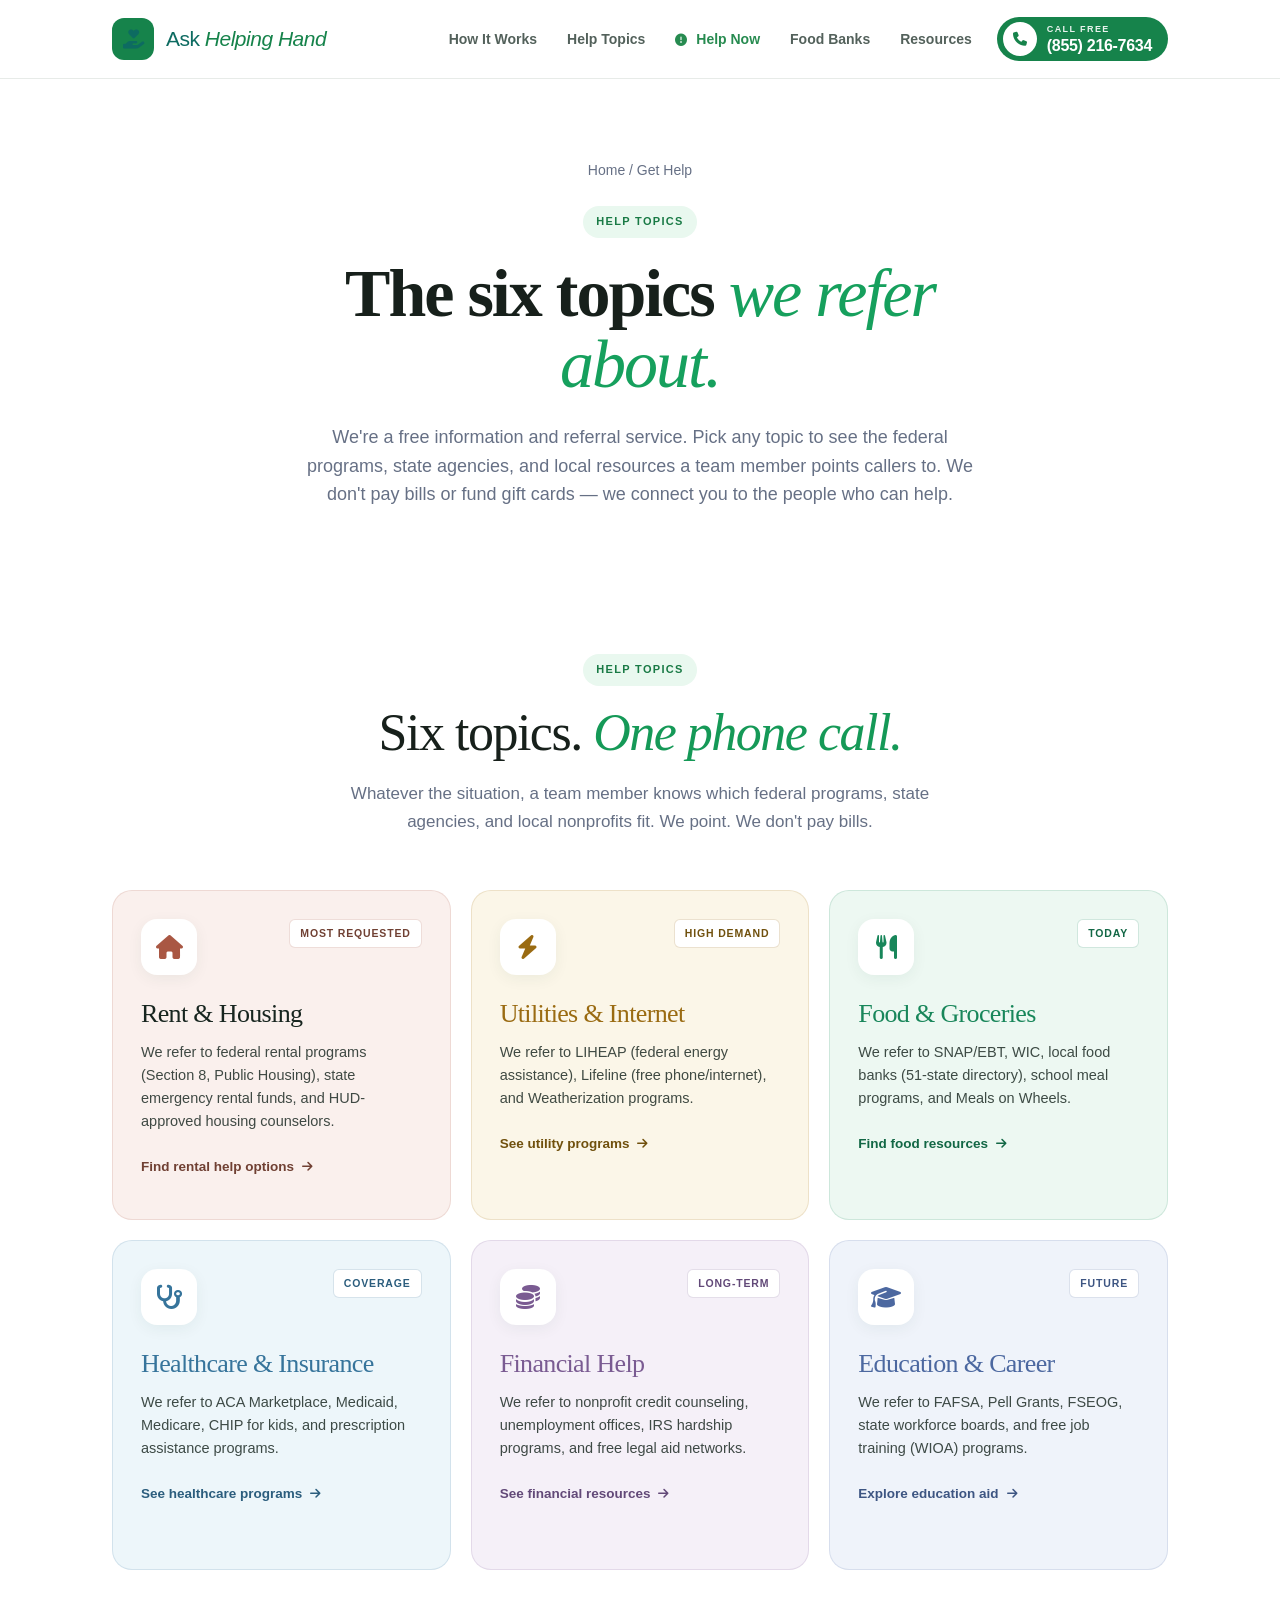
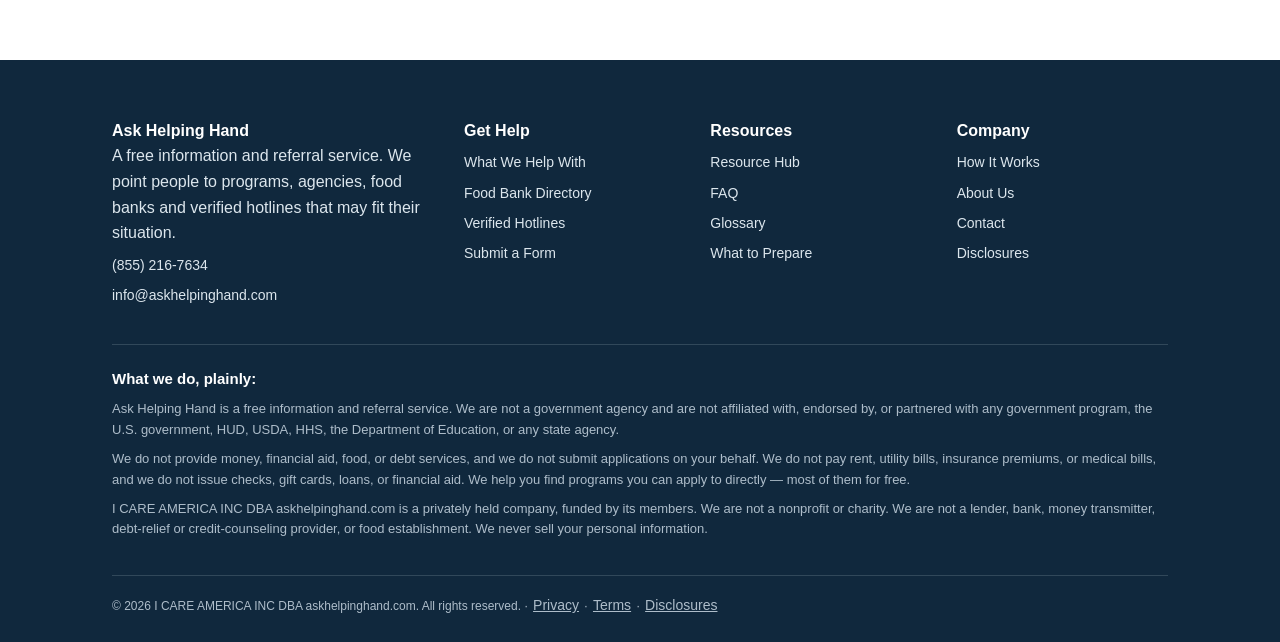
<file: services.html>
<!doctype html><html lang="en"><head><meta charset="utf-8"><meta name="viewport" content="width=device-width,initial-scale=1">
<title>What We Help With | Ask Helping Hand</title><meta name="description" content="Information and referral resources for help with food, housing, utilities, healthcare, finances and education.">
<link rel="stylesheet" href="assets/style.css">
<link rel="stylesheet" href="assets/services.css">
 <link rel="stylesheet" href="https://cdnjs.cloudflare.com/ajax/libs/font-awesome/6.7.2/css/all.min.css">
</head><body>
<header class="site-header">
  <div class="container nav-container">

    <!-- Logo -->
    <a href="/" class="brand">
      <span class="brand-icon">
        <i class="fa-solid fa-hand-holding-heart"></i>
      </span>
      <span class="brand-text">
        Ask <em>Helping Hand</em>
      </span>
    </a>

    <!-- Desktop Navigation -->
    <nav class="desktop-nav">
      <a href="how-it-works.html">How It Works</a>
      <a href="services.html">Help Topics</a>
      <a href="hotlines.html" class="help-now">
        <i class="fa-solid fa-circle-exclamation"></i>
        Help Now
      </a>
      <a href="food-banks.html">Food Banks</a>
      <a href="resources.html">Resources</a>
    </nav>

    <!-- Call Button -->
    <a href="tel:+18552167634" class="nav-call">
      <span class="call-icon">
        <i class="fa-solid fa-phone"></i>
      </span>

      <span class="call-text">
        <small>CALL FREE</small>
        <strong>(855) 216-7634</strong>
      </span>
    </a>

    <!-- Mobile Menu Button -->
    <button class="mobile-menu-btn" id="mobileMenuBtn" aria-label="Open menu">
      <i class="fa-solid fa-bars"></i>
    </button>

  </div>

  <!-- Mobile Navigation -->
  <div class="mobile-nav" id="mobileNav">
    <a href="how-it-works.html">
      <i class="fa-solid fa-route"></i>
      How It Works
    </a>

    <a href="services.html">
      <i class="fa-solid fa-hand-holding-heart"></i>
      Help Topics
    </a>

    <a href="hotlines.html" class="mobile-help-now">
      <i class="fa-solid fa-circle-exclamation"></i>
      Help Now
    </a>

    <a href="food-banks.html">
      <i class="fa-solid fa-location-dot"></i>
      Food Banks
    </a>

    <a href="resources.html">
      <i class="fa-solid fa-book-open"></i>
      Resources
    </a>

    <a href="tel:+18552167634" class="mobile-call">
      <i class="fa-solid fa-phone"></i>
      Call Free — (855) 216-7634
    </a>
  </div>
</header>

<header class="page-hero help-hero">
    <div class="container">

        <div class="breadcrumbs">
            Home / Get Help
        </div>

        <span class="eyebrow">
            Help Topics
        </span>

        <h1>
            The six topics
            <em>we refer about.</em>
        </h1>

        <p class="muted">
            We're a free information and referral service. Pick any topic to
            see the federal programs, state agencies, and local resources a
            team member points callers to. We don't pay bills or fund gift
            cards — we connect you to the people who can help.
        </p>

    </div>
</header>


<!-- =====================================================
     HELP TOPICS
     ===================================================== -->

<section class="section help-topics-section">

    <div class="container">

        <div class="section-head center">

            <span class="eyebrow">
                Help Topics
            </span>

            <h2>
                Six topics.
                <em>One phone call.</em>
            </h2>

            <p>
                Whatever the situation, a team member knows which federal
                programs, state agencies, and local nonprofits fit.
                We point. We don't pay bills.
            </p>

        </div>


        <div class="services-grid">


            <!-- RENT & HOUSING -->

            <a href="./contact.html"
               class="service-card service-housing">

                <div class="service-top">

                    <div class="service-icon">
                        <i class="fa-solid fa-house"></i>
                    </div>

                    <span class="service-badge">
                        Most Requested
                    </span>

                </div>

                <h3>
                    Rent &amp; Housing
                </h3>

                <p>
                    We refer to federal rental programs (Section 8,
                    Public Housing), state emergency rental funds,
                    and HUD-approved housing counselors.
                </p>

                <span class="service-link">
                    Find rental help options
                    <i class="fa-solid fa-arrow-right"></i>
                </span>

            </a>


            <!-- UTILITIES -->

            <a href="./contact.html"
               class="service-card service-utility">

                <div class="service-top">

                    <div class="service-icon">
                        <i class="fa-solid fa-bolt"></i>
                    </div>

                    <span class="service-badge">
                        High Demand
                    </span>

                </div>

                <h3>
                    Utilities &amp; Internet
                </h3>

                <p>
                    We refer to LIHEAP (federal energy assistance),
                    Lifeline (free phone/internet), and Weatherization
                    programs.
                </p>

                <span class="service-link">
                    See utility programs
                    <i class="fa-solid fa-arrow-right"></i>
                </span>

            </a>


            <!-- FOOD -->

            <a href="./contact.html"
               class="service-card service-food">

                <div class="service-top">

                    <div class="service-icon">
                        <i class="fa-solid fa-utensils"></i>
                    </div>

                    <span class="service-badge">
                        Today
                    </span>

                </div>

                <h3>
                    Food &amp; Groceries
                </h3>

                <p>
                    We refer to SNAP/EBT, WIC, local food banks
                    (51-state directory), school meal programs,
                    and Meals on Wheels.
                </p>

                <span class="service-link">
                    Find food resources
                    <i class="fa-solid fa-arrow-right"></i>
                </span>

            </a>


            <!-- HEALTHCARE -->

            <a href="./contact.html"
               class="service-card service-healthcare">

                <div class="service-top">

                    <div class="service-icon">
                        <i class="fa-solid fa-stethoscope"></i>
                    </div>

                    <span class="service-badge">
                        Coverage
                    </span>

                </div>

                <h3>
                    Healthcare &amp; Insurance
                </h3>

                <p>
                    We refer to ACA Marketplace, Medicaid, Medicare,
                    CHIP for kids, and prescription assistance programs.
                </p>

                <span class="service-link">
                    See healthcare programs
                    <i class="fa-solid fa-arrow-right"></i>
                </span>

            </a>


            <!-- FINANCIAL -->

            <a href="./contact.html"
               class="service-card service-financial">

                <div class="service-top">

                    <div class="service-icon">
                        <i class="fa-solid fa-coins"></i>
                    </div>

                    <span class="service-badge">
                        Long-term
                    </span>

                </div>

                <h3>
                    Financial Help
                </h3>

                <p>
                    We refer to nonprofit credit counseling, unemployment
                    offices, IRS hardship programs, and free legal aid
                    networks.
                </p>

                <span class="service-link">
                    See financial resources
                    <i class="fa-solid fa-arrow-right"></i>
                </span>

            </a>


            <!-- EDUCATION -->

            <a href="./contact.html"
               class="service-card service-education">

                <div class="service-top">

                    <div class="service-icon">
                        <i class="fa-solid fa-graduation-cap"></i>
                    </div>

                    <span class="service-badge">
                        Future
                    </span>

                </div>

                <h3>
                    Education &amp; Career
                </h3>

                <p>
                    We refer to FAFSA, Pell Grants, FSEOG, state workforce
                    boards, and free job training (WIOA) programs.
                </p>

                <span class="service-link">
                    Explore education aid
                    <i class="fa-solid fa-arrow-right"></i>
                </span>

            </a>


        </div>

    </div>

</section>

<footer class="footer"><div class="container"><div class="footer-grid">
<div><h4>Ask Helping Hand</h4><p>A free information and referral service. We point people to programs, agencies, food banks and verified hotlines that may fit their situation.</p><a href="tel:18552167634">(855) 216-7634</a><a href="mailto:info@askhelpinghand.com">info@askhelpinghand.com</a></div>
<div><h4>Get Help</h4><a href="services.html">What We Help With</a><a href="food-banks.html">Food Bank Directory</a><a href="hotlines.html">Verified Hotlines</a><a href="contact.html">Submit a Form</a></div>
<div><h4>Resources</h4><a href="resources.html">Resource Hub</a><a href="faq.html">FAQ</a><a href="resources.html#glossary">Glossary</a><a href="resources.html#prepare">What to Prepare</a></div>
<div><h4>Company</h4><a href="how-it-works.html">How It Works</a><a href="about.html">About Us</a><a href="contact.html">Contact</a><a href="disclosures.html">Disclosures</a></div>
</div>
<div class="footer-disclosures" style="border-top:1px solid #31485a;margin-top:30px;padding-top:22px;font-size:13px;line-height:1.6;color:#aebdca">
  <h4 style="color:#fff;font-size:15px;margin-bottom:8px">What we do, plainly:</h4>
  <p style="margin-bottom:8px">Ask Helping Hand is a free information and referral service. We are not a government agency and are not affiliated with, endorsed by, or partnered with any government program, the U.S. government, HUD, USDA, HHS, the Department of Education, or any state agency.</p>
  <p style="margin-bottom:8px">We do not provide money, financial aid, food, or debt services, and we do not submit applications on your behalf. We do not pay rent, utility bills, insurance premiums, or medical bills, and we do not issue checks, gift cards, loans, or financial aid. We help you find programs you can apply to directly — most of them for free.</p>
  <p style="margin-bottom:8px">I CARE AMERICA INC DBA askhelpinghand.com is a privately held company, funded by its members. We are not a nonprofit or charity. We are not a lender, bank, money transmitter, debt-relief or credit-counseling provider, or food establishment. We never sell your personal information.</p>
</div>
<div class="fine">© <span class="year">2026</span> I CARE AMERICA INC DBA askhelpinghand.com. All rights reserved. · <a href="privacy.html">Privacy</a> · <a href="terms.html">Terms</a> · <a href="disclosures.html">Disclosures</a></div></div></footer>
<script src="assets/app.js"></script></body></html>
</file>
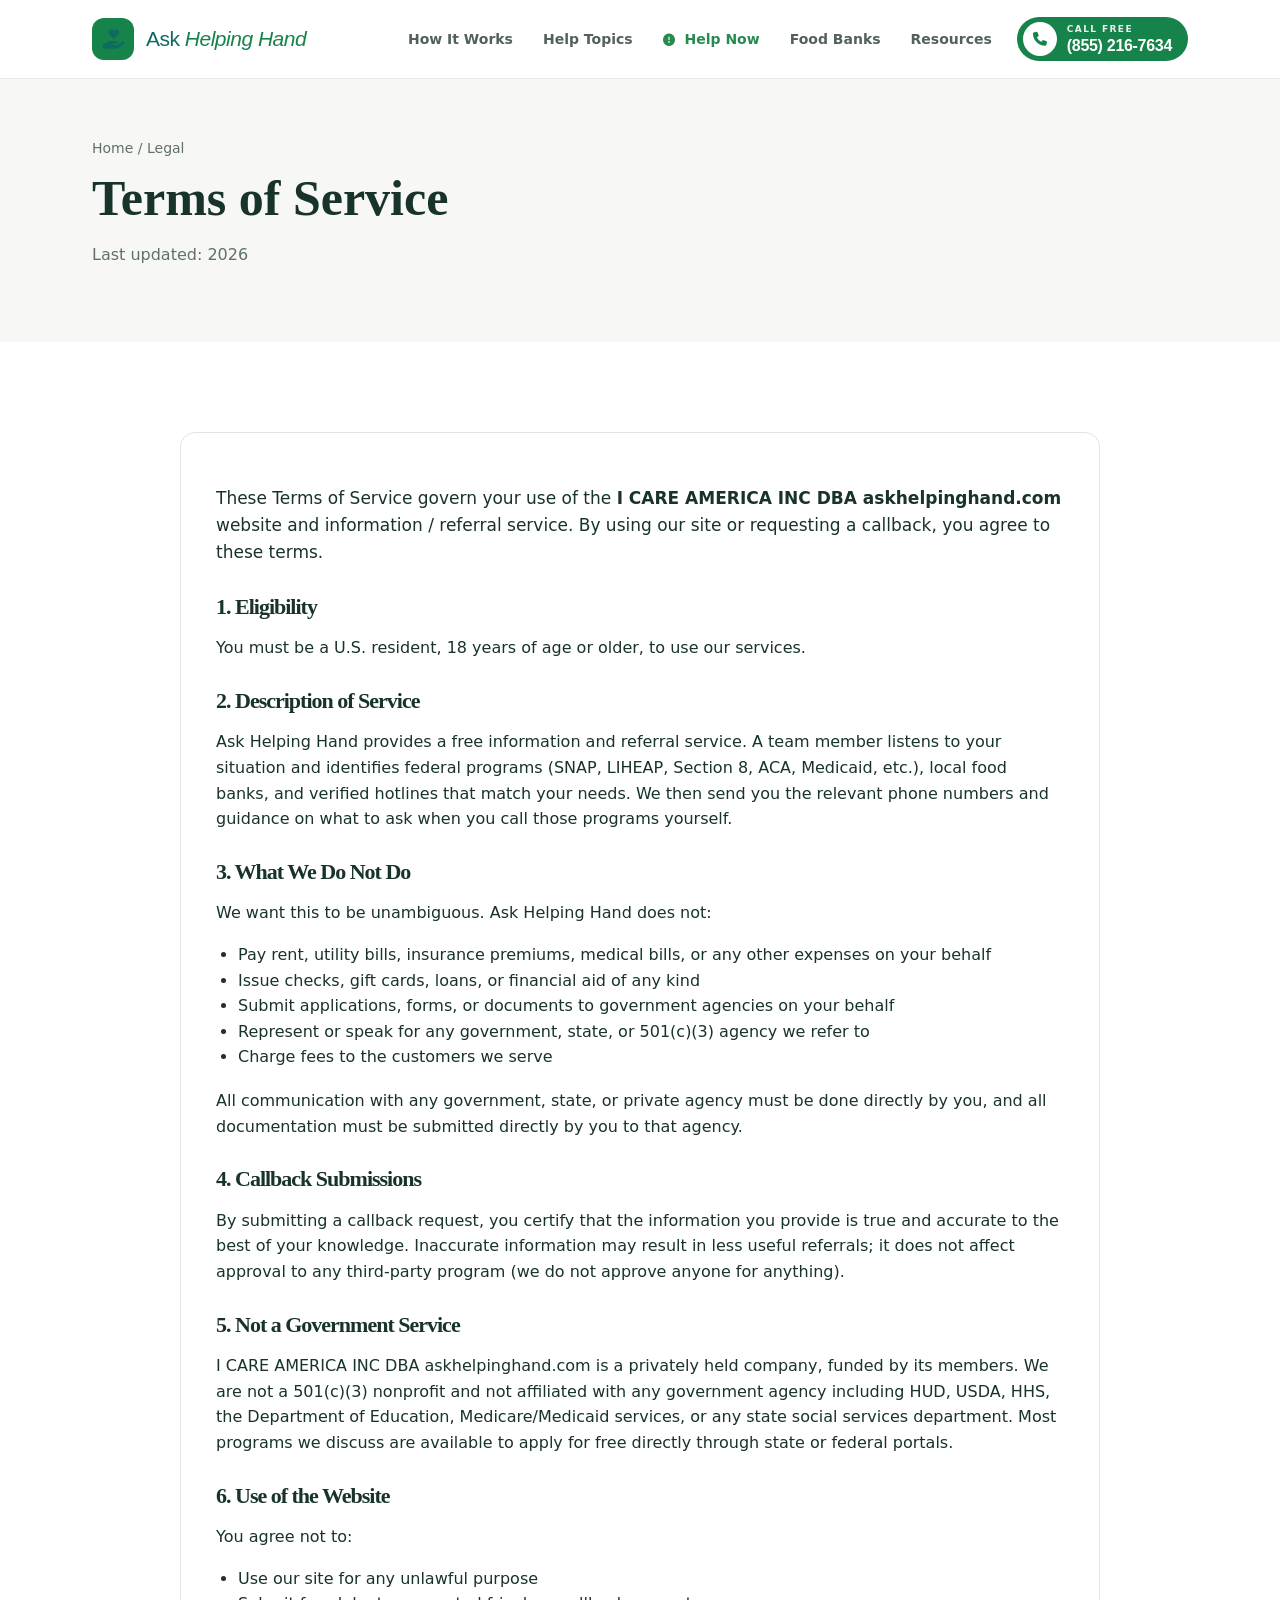
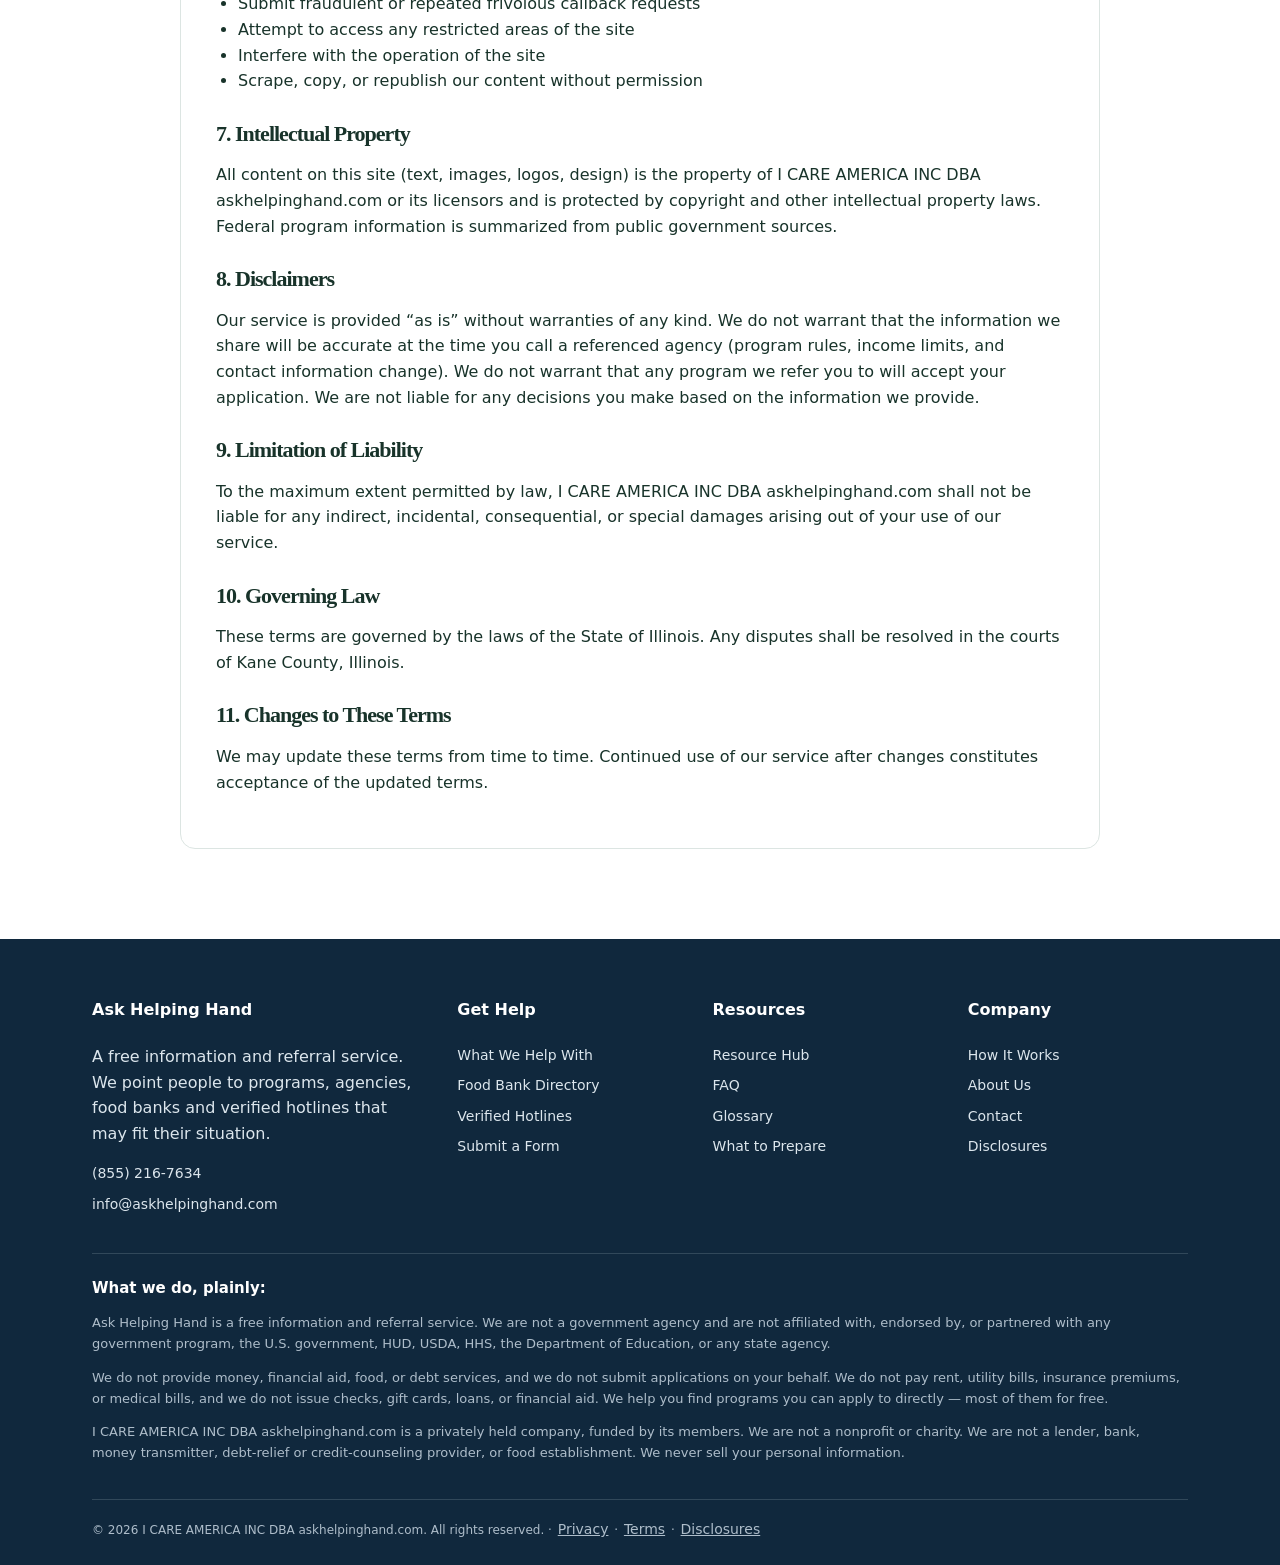
<file: terms.html>
<!doctype html><html lang="en"><head><meta charset="utf-8"><meta name="viewport" content="width=device-width,initial-scale=1">
<title>Terms of Use | Ask Helping Hand</title><meta name="description" content="Information and referral resources for help with food, housing, utilities, healthcare, finances and education.">
<link rel="stylesheet" href="assets/style.css">
 <link rel="stylesheet" href="https://cdnjs.cloudflare.com/ajax/libs/font-awesome/6.7.2/css/all.min.css">
</head><body>
<header class="site-header">
  <div class="container nav-container">

    <!-- Logo -->
    <a href="/" class="brand">
      <span class="brand-icon">
        <i class="fa-solid fa-hand-holding-heart"></i>
      </span>
      <span class="brand-text">
        Ask <em>Helping Hand</em>
      </span>
    </a>

    <!-- Desktop Navigation -->
    <nav class="desktop-nav">
      <a href="how-it-works.html">How It Works</a>
      <a href="services.html">Help Topics</a>
      <a href="hotlines.html" class="help-now">
        <i class="fa-solid fa-circle-exclamation"></i>
        Help Now
      </a>
      <a href="food-banks.html">Food Banks</a>
      <a href="resources.html">Resources</a>
    </nav>

    <!-- Call Button -->
    <a href="tel:+18552167634" class="nav-call">
      <span class="call-icon">
        <i class="fa-solid fa-phone"></i>
      </span>

      <span class="call-text">
        <small>CALL FREE</small>
        <strong>(855) 216-7634</strong>
      </span>
    </a>

    <!-- Mobile Menu Button -->
    <button class="mobile-menu-btn" id="mobileMenuBtn" aria-label="Open menu">
      <i class="fa-solid fa-bars"></i>
    </button>

  </div>

  <!-- Mobile Navigation -->
  <div class="mobile-nav" id="mobileNav">
    <a href="how-it-works.html">
      <i class="fa-solid fa-route"></i>
      How It Works
    </a>

    <a href="services.html">
      <i class="fa-solid fa-hand-holding-heart"></i>
      Help Topics
    </a>

    <a href="hotlines.html" class="mobile-help-now">
      <i class="fa-solid fa-circle-exclamation"></i>
      Help Now
    </a>

    <a href="food-banks.html">
      <i class="fa-solid fa-location-dot"></i>
      Food Banks
    </a>

    <a href="resources.html">
      <i class="fa-solid fa-book-open"></i>
      Resources
    </a>

    <a href="tel:+18552167634" class="mobile-call">
      <i class="fa-solid fa-phone"></i>
      Call Free — (855) 216-7634
    </a>
  </div>
</header>
<header class="page-hero"><div class="container"><div class="breadcrumbs">Home / Legal</div><h1>Terms of Service</h1><p class="muted">Last updated: 2026</p></div></header>
<section class="section">
  <div class="container card disclosure-content" style="max-width:920px;margin:auto;padding:35px">
    <p class="lead" style="font-size:17px;line-height:1.6;margin-bottom:25px">
      These Terms of Service govern your use of the <strong>I CARE AMERICA INC DBA askhelpinghand.com</strong> website and information / referral service. By using our site or requesting a callback, you agree to these terms.
    </p>

    <h2 style="font-size:22px;margin-top:28px;margin-bottom:12px;color:var(--ink)">1. Eligibility</h2>
    <p style="margin-bottom:18px">You must be a U.S. resident, 18 years of age or older, to use our services.</p>

    <h2 style="font-size:22px;margin-top:28px;margin-bottom:12px;color:var(--ink)">2. Description of Service</h2>
    <p style="margin-bottom:18px">Ask Helping Hand provides a free information and referral service. A team member listens to your situation and identifies federal programs (SNAP, LIHEAP, Section 8, ACA, Medicaid, etc.), local food banks, and verified hotlines that match your needs. We then send you the relevant phone numbers and guidance on what to ask when you call those programs yourself.</p>

    <h2 style="font-size:22px;margin-top:28px;margin-bottom:12px;color:var(--ink)">3. What We Do Not Do</h2>
    <p>We want this to be unambiguous. Ask Helping Hand does not:</p>
    <ul style="margin-bottom:18px;padding-left:22px">
      <li>Pay rent, utility bills, insurance premiums, medical bills, or any other expenses on your behalf</li>
      <li>Issue checks, gift cards, loans, or financial aid of any kind</li>
      <li>Submit applications, forms, or documents to government agencies on your behalf</li>
      <li>Represent or speak for any government, state, or 501(c)(3) agency we refer to</li>
      <li>Charge fees to the customers we serve</li>
    </ul>
    <p style="margin-bottom:18px">All communication with any government, state, or private agency must be done directly by you, and all documentation must be submitted directly by you to that agency.</p>

    <h2 style="font-size:22px;margin-top:28px;margin-bottom:12px;color:var(--ink)">4. Callback Submissions</h2>
    <p style="margin-bottom:18px">By submitting a callback request, you certify that the information you provide is true and accurate to the best of your knowledge. Inaccurate information may result in less useful referrals; it does not affect approval to any third-party program (we do not approve anyone for anything).</p>

    <h2 style="font-size:22px;margin-top:28px;margin-bottom:12px;color:var(--ink)">5. Not a Government Service</h2>
    <p style="margin-bottom:18px">I CARE AMERICA INC DBA askhelpinghand.com is a privately held company, funded by its members. We are not a 501(c)(3) nonprofit and not affiliated with any government agency including HUD, USDA, HHS, the Department of Education, Medicare/Medicaid services, or any state social services department. Most programs we discuss are available to apply for free directly through state or federal portals.</p>

    <h2 style="font-size:22px;margin-top:28px;margin-bottom:12px;color:var(--ink)">6. Use of the Website</h2>
    <p>You agree not to:</p>
    <ul style="margin-bottom:18px;padding-left:22px">
      <li>Use our site for any unlawful purpose</li>
      <li>Submit fraudulent or repeated frivolous callback requests</li>
      <li>Attempt to access any restricted areas of the site</li>
      <li>Interfere with the operation of the site</li>
      <li>Scrape, copy, or republish our content without permission</li>
    </ul>

    <h2 style="font-size:22px;margin-top:28px;margin-bottom:12px;color:var(--ink)">7. Intellectual Property</h2>
    <p style="margin-bottom:18px">All content on this site (text, images, logos, design) is the property of I CARE AMERICA INC DBA askhelpinghand.com or its licensors and is protected by copyright and other intellectual property laws. Federal program information is summarized from public government sources.</p>

    <h2 style="font-size:22px;margin-top:28px;margin-bottom:12px;color:var(--ink)">8. Disclaimers</h2>
    <p style="margin-bottom:18px">Our service is provided “as is” without warranties of any kind. We do not warrant that the information we share will be accurate at the time you call a referenced agency (program rules, income limits, and contact information change). We do not warrant that any program we refer you to will accept your application. We are not liable for any decisions you make based on the information we provide.</p>

    <h2 style="font-size:22px;margin-top:28px;margin-bottom:12px;color:var(--ink)">9. Limitation of Liability</h2>
    <p style="margin-bottom:18px">To the maximum extent permitted by law, I CARE AMERICA INC DBA askhelpinghand.com shall not be liable for any indirect, incidental, consequential, or special damages arising out of your use of our service.</p>

    <h2 style="font-size:22px;margin-top:28px;margin-bottom:12px;color:var(--ink)">10. Governing Law</h2>
    <p style="margin-bottom:18px">These terms are governed by the laws of the State of Illinois. Any disputes shall be resolved in the courts of Kane County, Illinois.</p>

    <h2 style="font-size:22px;margin-top:28px;margin-bottom:12px;color:var(--ink)">11. Changes to These Terms</h2>
    <p style="margin-bottom:18px">We may update these terms from time to time. Continued use of our service after changes constitutes acceptance of the updated terms.</p>
  </div>
</section>
<footer class="footer"><div class="container"><div class="footer-grid">
<div><h4>Ask Helping Hand</h4><p>A free information and referral service. We point people to programs, agencies, food banks and verified hotlines that may fit their situation.</p><a href="tel:18552167634">(855) 216-7634</a><a href="mailto:info@askhelpinghand.com">info@askhelpinghand.com</a></div>
<div><h4>Get Help</h4><a href="services.html">What We Help With</a><a href="food-banks.html">Food Bank Directory</a><a href="hotlines.html">Verified Hotlines</a><a href="contact.html">Submit a Form</a></div>
<div><h4>Resources</h4><a href="resources.html">Resource Hub</a><a href="faq.html">FAQ</a><a href="resources.html#glossary">Glossary</a><a href="resources.html#prepare">What to Prepare</a></div>
<div><h4>Company</h4><a href="how-it-works.html">How It Works</a><a href="about.html">About Us</a><a href="contact.html">Contact</a><a href="disclosures.html">Disclosures</a></div>
</div>
<div class="footer-disclosures" style="border-top:1px solid #31485a;margin-top:30px;padding-top:22px;font-size:13px;line-height:1.6;color:#aebdca">
  <h4 style="color:#fff;font-size:15px;margin-bottom:8px">What we do, plainly:</h4>
  <p style="margin-bottom:8px">Ask Helping Hand is a free information and referral service. We are not a government agency and are not affiliated with, endorsed by, or partnered with any government program, the U.S. government, HUD, USDA, HHS, the Department of Education, or any state agency.</p>
  <p style="margin-bottom:8px">We do not provide money, financial aid, food, or debt services, and we do not submit applications on your behalf. We do not pay rent, utility bills, insurance premiums, or medical bills, and we do not issue checks, gift cards, loans, or financial aid. We help you find programs you can apply to directly — most of them for free.</p>
  <p style="margin-bottom:8px">I CARE AMERICA INC DBA askhelpinghand.com is a privately held company, funded by its members. We are not a nonprofit or charity. We are not a lender, bank, money transmitter, debt-relief or credit-counseling provider, or food establishment. We never sell your personal information.</p>
</div>
<div class="fine">© <span class="year">2026</span> I CARE AMERICA INC DBA askhelpinghand.com. All rights reserved. · <a href="privacy.html">Privacy</a> · <a href="terms.html">Terms</a> · <a href="disclosures.html">Disclosures</a></div></div></footer>
<script src="assets/app.js"></script></body></html>
</file>
<file: assets/style.css>
:root{--ink:#17324d;--muted:#627487;--brand:#0d6b61;--brand2:#e8f5f1;--cream:#f7f8f5;--line:#dce5e2;--accent:#f3b33d}
*{box-sizing:border-box}html{scroll-behavior:smooth}body{margin:0;font-family:Inter,system-ui,-apple-system,Segoe UI,Roboto,Arial,sans-serif;color:var(--ink);background:#fff;line-height:1.6}.container{max-width:1120px;margin:auto;padding:0 22px}
.topbar{background:#17324d;color:#fff;font-size:14px}.topbar .container{display:flex;justify-content:space-between;gap:15px;padding:9px 22px}
.navbar{position:sticky;top:0;z-index:50;background:#fff;border-bottom:1px solid var(--line)}.navbar .container{display:flex;align-items:center;justify-content:space-between;min-height:76px}.brand{font-weight:800;font-size:21px;color:var(--ink);text-decoration:none}.brand span{color:var(--brand)}.navlinks{display:flex;gap:25px;align-items:center}.navlinks a{color:var(--ink);text-decoration:none;font-weight:600;font-size:15px}.navlinks a:hover{color:var(--brand)}.btn{display:inline-block;padding:13px 20px;border-radius:9px;text-decoration:none;font-weight:800;border:1px solid transparent;cursor:pointer}.btn-primary{background:var(--brand);color:#fff}.btn-primary:hover{background:#09574f}.btn-light{background:#fff;color:var(--ink);border-color:var(--line)}.menu{display:none;border:0;background:none;font-size:28px}
.hero{background:linear-gradient(135deg,#eef8f4,#fff 62%);padding:82px 0 70px}.hero-grid{display:grid;grid-template-columns:1.15fr .85fr;gap:50px;align-items:center}.eyebrow{font-size:13px;text-transform:uppercase;letter-spacing:.13em;font-weight:800;color:var(--brand);margin-bottom:14px}.hero h1{font-size:clamp(42px,6vw,68px);line-height:1.02;margin:0 0 22px;letter-spacing:-2px}.hero p{font-size:19px;color:var(--muted);max-width:650px}.actions{display:flex;gap:12px;flex-wrap:wrap;margin-top:28px}.hero-card{background:#fff;border:1px solid var(--line);border-radius:18px;padding:30px;box-shadow:0 20px 50px #17324d12}.hero-card h3{margin-top:0}.phone{font-size:31px;font-weight:900;color:var(--brand);text-decoration:none}.pill-row{display:flex;gap:8px;flex-wrap:wrap;margin-top:22px}.pill{background:var(--brand2);color:var(--brand);border-radius:999px;padding:7px 11px;font-size:13px;font-weight:700}
.section{padding:76px 0}.section.alt{background:var(--cream)}.section-head{max-width:720px;margin-bottom:35px}.section h2{font-size:39px;line-height:1.12;margin:0 0 14px;letter-spacing:-1px}.section-head p,.muted{color:var(--muted)}.grid-3{display:grid;grid-template-columns:repeat(3,1fr);gap:20px}.grid-2{display:grid;grid-template-columns:repeat(2,1fr);gap:24px}.card{border:1px solid var(--line);border-radius:15px;padding:25px;background:#fff}.card h3{margin:0 0 8px;font-size:20px}.num{font-weight:900;color:var(--brand);font-size:13px;letter-spacing:.08em}.topic-icon{font-size:28px;margin-bottom:14px}.states{display:grid;grid-template-columns:repeat(6,1fr);gap:9px}.state{padding:11px 7px;text-align:center;border:1px solid var(--line);border-radius:8px;color:var(--ink);text-decoration:none;font-size:13px;font-weight:650}.state:hover{background:var(--brand2);color:var(--brand)}
.cta{background:var(--ink);color:#fff;border-radius:20px;padding:45px}.cta h2{margin:0 0 10px}.cta p{color:#d8e1e8}.faq details{border-top:1px solid var(--line);padding:18px 0}.faq summary{cursor:pointer;font-weight:800}.form{max-width:720px}.form label{display:block;font-weight:750;margin:15px 0 7px}.form input,.form select,.form textarea{width:100%;padding:13px 14px;border:1px solid #cbd7d3;border-radius:8px;font:inherit}.form textarea{min-height:150px}.notice{padding:18px;border-left:4px solid var(--accent);background:#fff8e8;border-radius:7px}
.page-hero{background:var(--cream);padding:58px 0}.page-hero h1{font-size:50px;line-height:1.1;margin:0 0 12px}.breadcrumbs{font-size:14px;color:var(--muted);margin-bottom:12px}
.footer{background:#10283d;color:#dce6ed;padding:58px 0 25px}.footer-grid{display:grid;grid-template-columns:1.5fr 1fr 1fr 1fr;gap:35px}.footer h4{color:#fff;margin-top:0}.footer a{color:#dce6ed;text-decoration:none;display:block;margin:8px 0;font-size:14px}.footer a:hover{color:#fff}.fine{border-top:1px solid #31485a;margin-top:35px;padding-top:18px;font-size:12px;color:#aebdca}.fine a{display:inline!important;margin:0 2px!important;color:#aebdca!important;text-decoration:underline}.fine a:hover{color:#fff!important}
.table{width:100%;border-collapse:collapse}.table th,.table td{padding:13px;border-bottom:1px solid var(--line);text-align:left}.badge{font-size:12px;font-weight:800;padding:4px 8px;border-radius:999px;background:var(--brand2);color:var(--brand)}
@media(max-width:800px){.navlinks{display:none}.menu{display:block}.hero-grid,.grid-2,.grid-3,.footer-grid{grid-template-columns:1fr}.states{grid-template-columns:repeat(3,1fr)}.hero{padding:55px 0}.hero h1{font-size:46px}.page-hero h1{font-size:40px}.topbar .container{flex-direction:column;gap:2px}}
@import url('https://fonts.googleapis.com/css2?family=Public+Sans:ital,wght@0,400;0,500;0,600;0,700;0,800;1,400;1,500&family=Source+Serif+4:ital,opsz,wght@0,8..60,400;0,8..60,500;0,8..60,600;1,8..60,400;1,8..60,500&display=swap');

:root{
      --green:#16834b;--green-dark:#0d6237;--green-soft:#e8f6ee;
      --ink:#18332a;--muted:#60716a;--surface:#f6f9f7;--border:#dfe9e3;
    }

    
    body{font-family:'Public Sans',Inter,system-ui,-apple-system,"Segoe UI",sans-serif;color:var(--ink);background:#fff}
    h1,h2,h3,.display-font{font-family:'Source Serif 4',Georgia,"Times New Roman",serif}
    .container{max-width:1140px}
    .hero{padding:90px 0;background:#fff;overflow:hidden}
    .eyebrow{display:inline-block;padding:.5rem .85rem;border-radius:999px;background:var(--green-soft);color:var(--green-dark);font-size:.72rem;font-weight:800;letter-spacing:.08em;text-transform:uppercase}
    .hero h1{font-size:clamp(3rem,7vw,5.5rem);line-height:.96;letter-spacing:-.04em}
    .hero h1 em,h2 em{color:var(--green);font-weight:400}
    .hero-copy{font-size:1.12rem;line-height:1.65;color:var(--muted);max-width:650px}
    .btn-main{background:var(--green);color:#fff;border:0;border-radius:999px;padding:.9rem 1.5rem;font-weight:800}
    .btn-main:hover{background:var(--green-dark);color:#fff}
    .btn-outline-main{border:1px solid var(--border);border-radius:999px;padding:.9rem 1.5rem;font-weight:700;color:var(--ink);background:#fff}
    .btn-outline-main:hover{border-color:var(--green);color:var(--green)}
    .hero-image{height:560px;border-radius:28px;overflow:hidden;position:relative;background:#e8f0eb}
    .hero-image img{width:100%;height:100%;object-fit:cover}
    .float-card{position:absolute;background:#fff;border:1px solid var(--border);border-radius:16px;padding:13px 16px;box-shadow:0 12px 35px rgba(20,50,35,.12)}
    .float-top{top:12%;left:-18px}.float-bottom{bottom:12%;right:-18px}
    .pill{display:inline-block;background:#f4f8f5;border:1px solid var(--border);border-radius:999px;padding:.45rem .75rem;font-size:.78rem;font-weight:700;margin:.2rem}
    .section{padding:90px 0}.section-alt{background:var(--surface)}
    .section-title{text-align:center;max-width:760px;margin:0 auto 50px}
    .section-title h2{font-size:clamp(2.4rem,5vw,3.5rem);line-height:1.05}
    .section-title p{color:var(--muted);font-size:1.05rem;line-height:1.6}
    .card-clean{height:100%;background:#fff;border:1px solid var(--border);border-radius:20px;padding:28px;transition:.2s}
    .card-clean:hover{transform:translateY(-4px);box-shadow:0 15px 35px rgba(20,50,35,.1)}
    .topic-card{border-radius:20px;padding:28px;height:100%;border:1px solid var(--border);background:#fff}
    .topic-icon{width:54px;height:54px;border-radius:15px;background:var(--green-soft);display:grid;place-items:center;font-size:1.4rem;margin-bottom:20px}
    .topic-card p,.card-clean p{color:var(--muted);line-height:1.65}
    .topic-card a{color:var(--green-dark);font-weight:800;text-decoration:none}
    .state-grid{display:grid;grid-template-columns:repeat(7,1fr);gap:8px}
    .state{padding:10px 5px;text-align:center;border:1px solid var(--border);border-radius:9px;background:var(--surface);color:var(--ink);text-decoration:none;font-size:.78rem;font-weight:700}
    .state:hover{background:var(--green-soft);color:var(--green-dark);border-color:var(--green)}
    .ticker{background:var(--ink);color:#fff;overflow:hidden;padding:16px 0;white-space:nowrap}
    .ticker-track{display:flex;gap:38px;width:max-content;animation:ticker 28s linear infinite}
    .ticker span{font-family:Georgia,serif;font-style:italic;color:#eaf2ed}
    @keyframes ticker{to{transform:translateX(-50%)}}
    .hotline{background:#fff;border:1px solid var(--border);border-radius:20px;padding:26px;height:100%;display:flex;flex-direction:column}
    .hotline p{color:var(--muted);line-height:1.6;flex-grow:1}
    .hotline .tag{font-size:.68rem;font-weight:800;text-transform:uppercase;letter-spacing:.08em;background:var(--green-soft);color:var(--green-dark);padding:.35rem .55rem;border-radius:6px}
    .phone-btn{display:inline-block;background:var(--green);color:#fff;text-decoration:none;border-radius:999px;padding:.7rem 1.1rem;font-weight:800;align-self:flex-start}
    .phone-btn:hover{background:var(--green-dark);color:#fff}
    .faq .accordion-item{border:1px solid var(--border);border-radius:15px!important;overflow:hidden;margin-bottom:8px}
    .faq .accordion-button{font-family:Georgia,serif;font-size:1.15rem;font-weight:600;color:var(--ink);background:var(--surface);box-shadow:none}
    .faq .accordion-button:not(.collapsed){background:var(--green-soft);color:var(--ink)}
    .faq .accordion-body{color:var(--muted);line-height:1.7;background:#fff}
    .cta{background:var(--ink);color:#fff;border-radius:28px;padding:70px 30px;text-align:center}
    .cta p{color:#cbd8d1;font-size:1.05rem}
    .small-note{font-size:.8rem;color:var(--muted)}

    /* =========================================
   NAVBAR
========================================= */

.site-header {
  position: sticky;
  top: 0;
  z-index: 9999;
  background: rgba(255, 255, 255, 0.96);
  backdrop-filter: blur(14px);
  -webkit-backdrop-filter: blur(14px);
  border-bottom: 1px solid #e7ebe8;
}

.nav-container {
  min-height: 78px;
  display: flex;
  align-items: center;
  justify-content: space-between;
  gap: 25px;
}

/* Logo */

.brand {
  display: inline-flex;
  align-items: center;
  gap: 12px;
  text-decoration: none;
  flex-shrink: 0;
}

.brand-icon {
  width: 42px;
  height: 42px;
  display: grid;
  place-items: center;
  border-radius: 12px;
  background: #16834b;
  color: #fff;
  font-size: 19px;
  transition: 0.25s ease;
}

.brand:hover .brand-icon {
  transform: rotate(3deg) scale(1.04);
}

.brand-text {
  color: #18231e;
  font-family: "Inter", sans-serif;
  font-size: 21px;
  font-weight: 500;
  letter-spacing: -0.5px;
}

.brand-text em {
  color: #16834b;
  font-style: italic;
  font-weight: 400;
}

/* Desktop Navigation */

.desktop-nav {
  display: flex;
  align-items: center;
  gap: 30px;
  margin-left: auto;
}

.desktop-nav a {
  position: relative;
  color: #53615b;
  font-size: 14px;
  font-weight: 600;
  text-decoration: none;
  transition: 0.2s ease;
  white-space: nowrap;
}

.desktop-nav a:hover {
  color: #16834b;
}

.desktop-nav a::after {
  content: "";
  position: absolute;
  left: 0;
  right: 0;
  bottom: -7px;
  height: 2px;
  background: #16834b;
  transform: scaleX(0);
  transform-origin: center;
  transition: 0.2s ease;
}

.desktop-nav a:hover::after {
  transform: scaleX(1);
}

.desktop-nav .help-now {
  color: #278b50;
}

.desktop-nav .help-now i {
  margin-right: 5px;
  font-size: 12px;
}

/* Call Button */

.nav-call {
  display: inline-flex;
  align-items: center;
  gap: 10px;
  background: #16834b;
  color: #fff;
  padding: 5px 16px 5px 6px;
  border-radius: 50px;
  text-decoration: none;
  flex-shrink: 0;
  transition: 0.25s ease;
}

.nav-call:hover {
  color: #fff;
  background: #116b3d;
  transform: translateY(-1px);
}

.call-icon {
  width: 34px;
  height: 34px;
  border-radius: 50%;
  display: grid;
  place-items: center;
  background: #fff;
  color: #16834b;
  font-size: 14px;
}

.call-text {
  display: flex;
  flex-direction: column;
  line-height: 1;
}

.call-text small {
  font-size: 9px;
  letter-spacing: 1.4px;
  font-weight: 800;
  margin-bottom: 4px;
  opacity: 0.9;
}

.call-text strong {
  font-family: "Inter", sans-serif;
  font-size: 16px;
  font-weight: 600;
  letter-spacing: -0.3px;
}

/* Mobile Button */

.mobile-menu-btn {
  display: none;
  width: 42px;
  height: 42px;
  border: 1px solid #dfe5e1;
  border-radius: 11px;
  background: #fff;
  color: #18231e;
  font-size: 18px;
  cursor: pointer;
}

/* Mobile Navigation */

.mobile-nav {
  display: none;
  padding: 12px 20px 20px;
  border-top: 1px solid #edf0ee;
  background: #fff;
}

.mobile-nav a {
  display: flex;
  align-items: center;
  gap: 12px;
  padding: 13px 8px;
  color: #3e4d46;
  font-size: 15px;
  font-weight: 600;
  text-decoration: none;
  border-bottom: 1px solid #eef1ef;
}

.mobile-nav a i {
  width: 22px;
  color: #16834b;
  text-align: center;
}

.mobile-nav .mobile-help-now {
  color: #23834c;
}

.mobile-nav .mobile-call {
  justify-content: center;
  margin-top: 12px;
  padding: 14px;
  border: 0;
  border-radius: 12px;
  background: #16834b;
  color: #fff;
}

.mobile-nav .mobile-call i {
  color: #fff;
}

/* =========================================
   RESPONSIVE NAVBAR
========================================= */

@media (max-width: 1100px) {

  .desktop-nav {
    gap: 18px;
  }

  .desktop-nav a {
    font-size: 13px;
  }

  .call-text strong {
    font-size: 14px;
  }
}

@media (max-width: 900px) {

  .desktop-nav,
  .nav-call {
    display: none;
  }

  .mobile-menu-btn {
    display: grid;
    place-items: center;
  }

  .mobile-nav.active {
    display: block;
  }

  .nav-container {
    min-height: 70px;
  }
}

@media (max-width: 480px) {

  .brand-text {
    font-size: 18px;
  }

  .brand-icon {
    width: 39px;
    height: 39px;
    font-size: 17px;
  }

  .nav-container {
    padding-left: 15px;
    padding-right: 15px;
  }
}
    @media(max-width:991px){
      .hero{padding:60px 0}.hero-image{height:440px}.state-grid{grid-template-columns:repeat(5,1fr)}
      .float-top{left:10px}.float-bottom{right:10px}
    }
    @media(max-width:575px){
      .section{padding:65px 0}.state-grid{grid-template-columns:repeat(3,1fr)}.hero-image{height:360px}
      .float-card{font-size:.78rem}.hero h1{font-size:3.2rem}
    }
</file>
<file: assets/how-it.css>
/* =========================================================
   ASK HELPING HANDS - HOW IT WORKS PAGE
   ========================================================= */

/* ---------- Google Font ---------- */

@import url('https://fonts.googleapis.com/css2?family=DM+Sans:wght@400;500;600;700&family=Playfair+Display:ital,wght@0,400;0,500;1,400;1,500&display=swap');


/* ---------- Root ---------- */

:root {
    --primary: #168a5b;
    --primary-dark: #0d6844;
    --primary-light: #e9f7f0;

    --ink: #17251f;
    --muted: #66756e;

    --surface: #f5f8f6;
    --white: #ffffff;

    --border: #dce7e1;

    --shadow: 0 10px 30px rgba(20, 60, 45, 0.08);
    --shadow-green: 0 12px 30px rgba(22, 138, 91, 0.22);

    --radius: 18px;
    --container: 1080px;
}


/* ---------- Reset ---------- */

* {
    margin: 0;
    padding: 0;
    box-sizing: border-box;
}

html {
    scroll-behavior: smooth;
}

body {
    font-family: "DM Sans", Arial, sans-serif;
    color: var(--ink);
    background: var(--white);
    line-height: 1.6;
    font-size: 16px;
}

img {
    max-width: 100%;
    display: block;
}

a {
    color: inherit;
    text-decoration: none;
}

button,
input,
textarea,
select {
    font: inherit;
}


/* ---------- Main Container ---------- */

.container {
    width: min(100% - 40px, var(--container));
    margin-inline: auto;
}


/* =========================================================
   HERO
   ========================================================= */

.page-hero {
    background: var(--white);
    text-align: center;
    padding: 75px 0 55px;
}

.page-hero .container {
    max-width: 860px;
}

.breadcrumbs {
    color: var(--muted);
    font-size: 14px;
    font-weight: 500;
    margin-bottom: 25px;
}

.eyebrow {
    display: inline-block;
    padding: 7px 13px;
    border-radius: 999px;

    background: var(--primary-light);
    color: var(--primary-dark);

    font-size: 11px;
    font-weight: 700;
    letter-spacing: 0.12em;
    text-transform: uppercase;

    margin-bottom: 20px;
}

.page-hero h1 {
    font-family: "Playfair Display", Georgia, serif;
    font-size: clamp(44px, 7vw, 64px);
    font-weight: 500;
    line-height: 1.05;
    letter-spacing: -0.035em;

    margin-bottom: 24px;
}

.page-hero h1 em {
    color: var(--primary);
    font-weight: 400;
}

.page-hero > .container > .muted {
    max-width: 680px;
    margin: 0 auto 35px;
}


/* ---------- Muted Text ---------- */

.muted {
    color: var(--muted);
    font-size: 18px;
    line-height: 1.6;
}


/* =========================================================
   BUTTON
   ========================================================= */

.btn {
    display: inline-flex;
    align-items: center;
    justify-content: center;
    gap: 15px;

    border: 0;
    cursor: pointer;

    font-weight: 700;
    transition: all 0.25s ease;
}

.btn-primary {
    background: var(--primary);
    color: var(--white);

    padding: 14px 28px 14px 18px;
    border-radius: 999px;

    box-shadow: var(--shadow-green);
}

.btn-primary:hover {
    background: var(--primary-dark);
    transform: translateY(-3px);
}

.btn-primary > i {
    width: 48px;
    height: 48px;

    display: grid;
    place-items: center;

    background: var(--white);
    color: var(--primary);

    border-radius: 50%;
    font-size: 20px;
}

.btn-primary span {
    display: flex;
    flex-direction: column;
    align-items: flex-start;

    line-height: 1.1;

    font-family: "Playfair Display", Georgia, serif;
    font-size: 27px;
    font-weight: 500;
}

.btn-primary span small {
    font-family: "DM Sans", Arial, sans-serif;

    font-size: 10px;
    font-weight: 700;
    letter-spacing: 0.15em;
    text-transform: uppercase;

    opacity: 0.85;
    margin-bottom: 4px;
}


/* ---------- Hours ---------- */

.hours {
    display: flex;
    align-items: center;
    justify-content: center;
    gap: 7px;

    color: var(--muted);
    font-size: 13px;
    font-weight: 500;

    margin-top: 16px;
}

.hours i {
    font-size: 13px;
}


/* =========================================================
   SECTIONS
   ========================================================= */

.section {
    padding: 80px 0;
    background: var(--white);
}

.section.alt {
    background: var(--surface);
}

.section .container {
    max-width: 920px;
}


/* ---------- Section Heading ---------- */

.section-head {
    margin-bottom: 45px;
}

.section-head h2 {
    font-family: "Playfair Display", Georgia, serif;

    font-size: clamp(36px, 5vw, 48px);
    font-weight: 500;
    line-height: 1.08;

    letter-spacing: -0.03em;

    margin-bottom: 20px;
}

.section-head h2 em {
    color: var(--primary);
    font-weight: 400;
}

.section-head p {
    color: var(--muted);
    font-size: 17px;
    line-height: 1.7;

    max-width: 700px;
    margin-bottom: 15px;
}

.section-head p:last-child {
    margin-bottom: 0;
}

.section-head.center {
    text-align: center;
}

.section-head.center p {
    margin-left: auto;
    margin-right: auto;
}


/* =========================================================
   GRID
   ========================================================= */

.grid-3 {
    display: grid;
    grid-template-columns: repeat(3, 1fr);
    gap: 20px;
}

.grid-2 {
    display: grid;
    grid-template-columns: repeat(2, 1fr);
    gap: 20px;
}


/* =========================================================
   CARDS
   ========================================================= */

.card {
    background: var(--white);

    border: 1px solid var(--border);
    border-radius: var(--radius);

    padding: 28px;

    transition:
        transform 0.25s ease,
        box-shadow 0.25s ease;
}

.card:hover {
    transform: translateY(-4px);
    box-shadow: var(--shadow);
}

.section.alt .card {
    background: var(--white);
}


/* ---------- Card Icon ---------- */

.icon-box {
    width: 48px;
    height: 48px;

    display: grid;
    place-items: center;

    background: var(--primary-light);
    color: var(--primary);

    border-radius: 12px;

    margin-bottom: 17px;

    font-size: 20px;
}


/* ---------- Card Heading ---------- */

.card h3 {
    font-family: "Playfair Display", Georgia, serif;

    color: var(--ink);

    font-size: 22px;
    font-weight: 500;

    line-height: 1.25;

    margin-bottom: 10px;
}


/* ---------- Card Paragraph ---------- */

.card p {
    color: var(--muted);

    font-size: 14.5px;
    line-height: 1.6;
}


/* =========================================================
   SIMPLE PROCESS NUMBERS
   ========================================================= */

.num {
    display: inline-flex;
    align-items: center;
    justify-content: center;

    width: 43px;
    height: 43px;

    border-radius: 50%;

    background: var(--primary-light);
    color: var(--primary);

    font-size: 13px;
    font-weight: 700;

    margin-bottom: 18px;
}


/* =========================================================
   LISTS
   ========================================================= */

.card ul {
    list-style: none;
    margin-top: 15px;
}

.card ul li {
    position: relative;

    color: var(--muted);

    font-size: 15px;

    padding-left: 25px;
    margin-bottom: 12px;
}

.card ul li:last-child {
    margin-bottom: 0;
}

.card ul li::before {
    content: "\f00c";

    position: absolute;
    left: 0;
    top: 3px;

    font-family: "Font Awesome 6 Free";
    font-weight: 900;

    color: var(--primary);
    font-size: 12px;
}


/* =========================================================
   NOTICE
   ========================================================= */

.notice {
    margin-top: 30px;

    padding: 18px 22px;

    background: #fff9e8;
    border: 1px solid #f0dfaa;
    border-radius: 14px;

    color: #655323;

    font-size: 14px;
    line-height: 1.6;
}

.notice strong {
    color: #473a14;
}


/* =========================================================
   CTA
   ========================================================= */

.cta-section {
    text-align: center;
    padding: 90px 0;
}

.cta-section .container {
    max-width: 760px;
}

.cta-section h2 {
    font-family: "Playfair Display", Georgia, serif;

    font-size: clamp(40px, 6vw, 52px);
    font-weight: 500;

    line-height: 1.08;
    letter-spacing: -0.035em;

    margin-bottom: 22px;
}

.cta-section h2 em {
    color: var(--primary);
    font-weight: 400;
}

.cta-section > .container > p:not(.callback-link) {
    color: var(--muted);

    font-size: 18px;
    line-height: 1.65;

    max-width: 680px;

    margin: 0 auto 32px;
}


/* ---------- Callback Link ---------- */

.callback-link {
    margin-top: 15px;
}

.callback-link a {
    color: var(--muted);

    font-size: 14px;
    font-weight: 600;

    text-decoration: underline;
    text-underline-offset: 4px;

    transition: color 0.2s ease;
}

.callback-link a:hover {
    color: var(--primary);
}


/* =========================================================
   STRONG TEXT
   ========================================================= */

strong {
    color: var(--ink);
}
/* =========================================
   RESOURCES PAGE
========================================= */

.resources-tools {
  background: #f7f9f8;
}

.section-badge {
  display: inline-block;
  padding: 7px 13px;
  border-radius: 999px;
  background: #eaf7ef;
  color: #176b3e;
  font-size: 11px;
  font-weight: 800;
  text-transform: uppercase;
  letter-spacing: .12em;
  margin-bottom: 16px;
}

.financial-badge {
  background: #fff3e5;
  color: #8a5311;
}

.section-head {
  max-width: 640px;
  margin-bottom: 40px;
}

.section-head h2 {
  color: #17201b;
  font-size: 40px;
  line-height: 1.1;
  letter-spacing: -1.5px;
  font-weight: 500;
  margin: 0;
}

.section-head h2 em {
  color: #159957;
  font-style: italic;
  font-weight: 400;
}

.section-head .muted {
  margin-top: 16px;
  font-size: 16px;
  line-height: 1.6;
}


/* =========================================
   PLANNING TOOL CARDS
========================================= */

.resource-tool-card {
  display: flex;
  flex-direction: column;
  padding: 28px;
  background: #fff;
  border: 1px solid #e1e6e3;
  border-radius: 16px;
  text-decoration: none;
  transition: .25s ease;
}

.resource-tool-card:hover {
  transform: translateY(-5px);
  border-color: #159957;
  box-shadow: 0 15px 35px rgba(20, 40, 30, .10);
}

.resource-icon {
  width: 48px;
  height: 48px;
  display: grid;
  place-items: center;
  border-radius: 12px;
  margin-bottom: 20px;
  color: #fff;
  font-size: 21px;
}

.resource-icon-primary {
  background: #159957;
}

.resource-icon-housing {
  background: #4b8f63;
}

.resource-icon-financial {
  background: #b87524;
}

.resource-icon-utility {
  background: #237c8a;
}

.resource-tool-card h3 {
  margin: 0 0 12px;
  color: #176b3e;
  font-size: 22px;
  line-height: 1.15;
  font-weight: 600;
  letter-spacing: -.4px;
}

.resource-tool-card:nth-child(2) h3 {
  color: #356d49;
}

.resource-tool-card:nth-child(3) h3 {
  color: #9b641d;
}

.resource-tool-card:nth-child(4) h3 {
  color: #236c78;
}

.resource-tool-card p {
  margin: 0 0 20px;
  color: #667085;
  font-size: 14.5px;
  line-height: 1.55;
  flex-grow: 1;
}

.resource-open {
  display: inline-flex;
  align-items: center;
  gap: 7px;
  color: #159957;
  font-size: 13px;
  font-weight: 700;
}

.resource-open i {
  transition: transform .2s ease;
}

.resource-tool-card:hover .resource-open i {
  transform: translateX(4px);
}


/* =========================================
   RESOURCE LIBRARY
========================================= */

.program-library {
  background: #fff;
}

.resource-heading {
  max-width: 640px;
}

.resources-grid {
  display: grid;
  grid-template-columns: repeat(3, 1fr);
  gap: 24px;
}

.resource-card {
  overflow: hidden;
  display: flex;
  flex-direction: column;
  background: #fff;
  border: 1px solid #e1e6e3;
  border-radius: 16px;
  text-decoration: none;
  transition: .25s ease;
}

.resource-card:hover {
  transform: translateY(-5px);
  border-color: #159957;
  box-shadow: 0 15px 35px rgba(20, 40, 30, .10);
}


/* Images */

.resource-image {
  position: relative;
  height: 205px;
  overflow: hidden;
  background: #edf1ef;
}

.resource-image img {
  width: 100%;
  height: 100%;
  display: block;
  object-fit: cover;
  transition: transform .5s ease;
}

.resource-card:hover .resource-image img {
  transform: scale(1.05);
}

.resource-category {
  position: absolute;
  z-index: 2;
  top: 16px;
  left: 16px;

  padding: 6px 12px;
  border-radius: 999px;

  background: rgba(255,255,255,.95);
  color: #17201b;

  font-size: 11.5px;
  font-weight: 700;
  letter-spacing: .02em;
}


/* Content */

.resource-content {
  display: flex;
  flex-direction: column;
  flex-grow: 1;
  padding: 24px;
}

.resource-content h3 {
  margin: 0 0 10px;
  color: #17201b;
  font-size: 20px;
  line-height: 1.2;
  font-weight: 600;
  letter-spacing: -.3px;
}

.resource-content p {
  margin: 0 0 18px;
  color: #667085;
  font-size: 14px;
  line-height: 1.5;
  flex-grow: 1;
}

.resource-meta {
  display: flex;
  justify-content: space-between;
  padding-top: 14px;
  border-top: 1px solid #e1e6e3;
  color: #667085;
  font-size: 12.5px;
  font-weight: 600;
}


/* =========================================
   FOOD BANK + HOTLINE
========================================= */

.resources-support {
  background: #f7f9f8;
}

.support-card {
  display: flex;
  flex-direction: column;
  padding: 40px;
  background: #fff;
  border: 1px solid #e1e6e3;
  border-radius: 16px;
  text-decoration: none;
  transition: .25s ease;
}

.support-card:hover {
  transform: translateY(-5px);
  box-shadow: 0 15px 35px rgba(20, 40, 30, .10);
}

.food-support:hover {
  border-color: #d47b2d;
}

.crisis-support {
  border: 2px solid #c93636;
}

.crisis-support:hover {
  border-color: #b82e2e;
}

.support-icon {
  width: 48px;
  height: 48px;
  display: grid;
  place-items: center;
  margin-bottom: 20px;
  border-radius: 12px;
  color: #fff;
  font-size: 21px;
}

.food-support .support-icon {
  background: #d47b2d;
}

.crisis-support .support-icon {
  background: #c93636;
}

.support-label {
  align-self: flex-start;
  padding: 5px 10px;
  margin-bottom: 12px;
  border-radius: 6px;

  font-size: 10.5px;
  font-weight: 800;
  letter-spacing: .08em;
  text-transform: uppercase;
}

.food-support .support-label {
  background: #fff1e5;
  color: #95531c;
}

.crisis-support .support-label {
  background: #fdecec;
  color: #a62b2b;
}

.support-card h3 {
  margin: 0 0 12px;
  color: #17201b;
  font-size: 28px;
  line-height: 1.15;
  letter-spacing: -.7px;
  font-weight: 600;
}

.food-support:hover h3 {
  color: #95531c;
}

.crisis-support:hover h3 {
  color: #a62b2b;
}

.support-card p {
  margin: 0 0 20px;
  color: #667085;
  font-size: 14.5px;
  line-height: 1.55;
  flex-grow: 1;
}

.support-link {
  display: inline-flex;
  align-items: center;
  gap: 7px;
  font-size: 13px;
  font-weight: 700;
}

.food-support .support-link {
  color: #d47b2d;
}

.crisis-support .support-link {
  color: #c93636;
}

.support-link i {
  transition: transform .2s ease;
}

.support-card:hover .support-link i {
  transform: translateX(4px);
}


/* =========================================
   CALL CTA
========================================= */

.resource-call-cta {
  padding: 80px 20px;
  background: #176b3e;
  color: #fff;
  text-align: center;
}

.resource-call-cta .container {
  max-width: 760px;
  margin: 0 auto;
}

.resource-call-cta h2 {
  margin: 0 0 24px;
  font-size: clamp(34px, 5vw, 56px);
  line-height: 1.05;
  letter-spacing: -.8px;
  font-weight: 500;
}

.resource-call-cta h2 em {
  color: #e8f7ee;
  font-weight: 400;
  font-style: italic;
}

.resource-call-cta > .container > p {
  max-width: 560px;
  margin: 0 auto 34px;
  color: rgba(255,255,255,.85);
  font-size: 17px;
  line-height: 1.6;
}

.call-button {
  display: inline-flex;
  align-items: center;
  gap: 16px;

  padding: 8px 32px 8px 8px;
  border-radius: 999px;

  background: #fff;
  color: #17201b;

  text-decoration: none;
  box-shadow: 0 15px 35px rgba(0,0,0,.18);
  transition: .25s ease;
}

.call-button:hover {
  background: #eef8f2;
  transform: translateY(-4px);
}

.call-button-icon {
  width: 48px;
  height: 48px;
  display: grid;
  place-items: center;
  border-radius: 50%;
  background: #159957;
  color: #fff;
  font-size: 20px;
}

.call-button-text {
  display: flex;
  flex-direction: column;
  align-items: flex-start;
  line-height: 1.1;
}

.call-button-text small {
  margin-bottom: 4px;
  color: #667085;
  font-size: 11px;
  font-weight: 800;
  text-transform: uppercase;
  letter-spacing: .16em;
}

.call-button-text strong {
  color: #17201b;
  font-size: 28px;
  font-weight: 600;
  letter-spacing: -.5px;
}

.call-hours {
  margin-top: 22px !important;
  margin-bottom: 0 !important;
  color: rgba(255,255,255,.7) !important;
  font-size: 13.5px !important;
}
/* =========================
   ABOUT PAGE
========================= */

.about-page .page-hero {
  background: #fff;
}

.team-intro {
  align-items: start;
  margin-bottom: 48px;
}

.team-intro h2 {
  font-size: 44px;
  line-height: 1.05;
  margin: 0;
}

.team-intro h2 em {
  color: #16a34a;
  font-weight: 400;
  font-style: italic;
}

.team-intro p {
  color: #667085;
  font-size: 17px;
  line-height: 1.7;
  margin-bottom: 18px;
}

.icon-box {
  width: 48px;
  height: 48px;
  border-radius: 12px;
  display: grid;
  place-items: center;
  margin-bottom: 16px;
  background: #ecfdf3;
  color: #16a34a;
  font-size: 20px;
}

.housing-icon {
  background: #eff6ff;
  color: #2563eb;
}

.food-icon {
  background: #fff7ed;
  color: #ea580c;
}


/* Team photos */

.team-gallery {
  display: grid;
  grid-template-columns: repeat(4, 1fr);
  gap: 20px;
  margin-bottom: 20px;
}

.team-photo {
  aspect-ratio: 1 / 1;
  overflow: hidden;
  border-radius: 16px;
  background: #f5f7f8;
  border: 3px solid #fff;
  box-shadow: 0 8px 25px rgba(0, 0, 0, 0.08);
}

.team-photo img {
  width: 100%;
  height: 100%;
  display: block;
  object-fit: cover;
}

.team-note {
  text-align: center;
  color: #667085;
  font-size: 13px;
  font-style: italic;
  margin: 0;
}


/* About cards */

.section .card ul {
  margin: 0;
  padding-left: 20px;
}

.section .card li {
  margin-bottom: 10px;
  color: #667085;
  line-height: 1.55;
}

.section .card li:last-child {
  margin-bottom: 0;
}

/* =========================
   DISCLOSURES PAGE
========================= */

.disclosure-content {
  max-width: 900px;
  margin: 0 auto;
  padding: 40px;
}

.disclosure-content h2 {
  margin-top: 42px;
  margin-bottom: 14px;
  color: #182230;
  font-family: var(--font-display, inherit);
  font-size: 28px;
  line-height: 1.2;
  font-weight: 600;
  letter-spacing: -0.02em;
}

.disclosure-content h2:first-child {
  margin-top: 0;
}

.disclosure-content p {
  margin-bottom: 18px;
  color: #667085;
  font-size: 15.5px;
  line-height: 1.7;
}

.disclosure-content strong {
  color: #182230;
  font-weight: 600;
}

.disclosure-content ul {
  margin: 10px 0 20px;
  padding-left: 24px;
  color: #667085;
}

.disclosure-content li {
  margin-bottom: 12px;
  padding-left: 4px;
  font-size: 15.5px;
  line-height: 1.7;
}

.disclosure-content a {
  color: #16a34a;
  text-decoration: underline;
  text-underline-offset: 3px;
}

.disclosure-content a:hover {
  color: #166534;
}


/* Responsive */

@media (max-width: 768px) {
  .disclosure-content {
    padding: 28px 22px;
  }

  .disclosure-content h2 {
    font-size: 24px;
    margin-top: 34px;
  }

  .disclosure-content p,
  .disclosure-content li {
    font-size: 15px;
  }
}

@media (max-width: 480px) {
  .disclosure-content {
    padding: 22px 18px;
  }

  .disclosure-content h2 {
    font-size: 22px;
  }

  .disclosure-content ul {
    padding-left: 20px;
  }
}
/* Responsive */

@media (max-width: 900px) {
  .team-gallery {
    grid-template-columns: repeat(2, 1fr);
  }

  .team-intro h2 {
    font-size: 38px;
  }
}

@media (max-width: 700px) {
  .team-gallery {
    grid-template-columns: repeat(2, 1fr);
    gap: 14px;
  }

  .team-intro {
    margin-bottom: 35px;
  }

  .team-intro h2 {
    font-size: 34px;
  }
}

@media (max-width: 480px) {
  .team-gallery {
    grid-template-columns: 1fr 1fr;
  }

  .team-photo {
    border-width: 2px;
    border-radius: 12px;
  }
}

/* =========================================
   RESPONSIVE
========================================= */

@media (max-width: 1000px) {

  .resources-grid {
    grid-template-columns: repeat(2, 1fr);
  }

}


@media (max-width: 700px) {

  .resources-grid {
    grid-template-columns: 1fr;
  }

  .resource-tool-card {
    padding: 24px;
  }

  .support-card {
    padding: 28px;
  }

  .support-card h3 {
    font-size: 25px;
  }

  .resource-image {
    height: 220px;
  }

}


@media (max-width: 480px) {

  .resource-call-cta {
    padding: 65px 18px;
  }

  .call-button {
    width: 100%;
    justify-content: flex-start;
    padding-right: 15px;
  }

  .call-button-text strong {
    font-size: 23px;
  }

  .resource-meta {
    font-size: 11.5px;
  }

}

/* =========================================================
   RESPONSIVE - TABLET
   ========================================================= */

@media (max-width: 800px) {

    .section {
        padding: 65px 0;
    }

    .page-hero {
        padding: 60px 0 45px;
    }

    .grid-3 {
        grid-template-columns: 1fr;
    }

    .grid-2 {
        grid-template-columns: 1fr;
    }

    .section-head {
        margin-bottom: 35px;
    }

}


/* =========================================================
   RESPONSIVE - MOBILE
   ========================================================= */

@media (max-width: 600px) {

    .container {
        width: min(100% - 28px, var(--container));
    }

    .page-hero {
        padding: 45px 0 40px;
    }

    .breadcrumbs {
        font-size: 13px;
        margin-bottom: 20px;
    }

    .eyebrow {
        font-size: 10px;
        padding: 6px 11px;
        margin-bottom: 15px;
    }

    .page-hero h1 {
        font-size: 43px;
    }

    .muted {
        font-size: 16px;
    }

    .page-hero > .container > .muted {
        margin-bottom: 28px;
    }

    .btn-primary {
        padding: 11px 20px 11px 12px;
        gap: 11px;
    }

    .btn-primary > i {
        width: 43px;
        height: 43px;
        font-size: 17px;
    }

    .btn-primary span {
        font-size: 22px;
    }

    .btn-primary span small {
        font-size: 9px;
    }

    .hours {
        font-size: 12px;
    }

    .section {
        padding: 55px 0;
    }

    .section-head h2 {
        font-size: 35px;
    }

    .section-head p {
        font-size: 15.5px;
    }

    .card {
        padding: 23px;
    }

    .card h3 {
        font-size: 20px;
    }

    .cta-section {
        padding: 65px 0;
    }

    .cta-section h2 {
        font-size: 39px;
    }

    .cta-section > .container > p:not(.callback-link) {
        font-size: 16px;
    }

}


/* =========================================================
   SMALL MOBILE
   ========================================================= */

@media (max-width: 400px) {

    .page-hero h1 {
        font-size: 38px;
    }

    .btn-primary span {
        font-size: 19px;
    }

    .section-head h2 {
        font-size: 32px;
    }

    .cta-section h2 {
        font-size: 34px;
    }

}
</file>
<file: assets/services.css>
/* =========================================================
   ASK HELPING HANDS
   HELP TOPICS / SERVICES PAGE
   ========================================================= */


/* =========================================================
   VARIABLES
   ========================================================= */

:root {
    --primary: #168a5b;
    --primary-dark: #0d6844;
    --primary-light: #eaf7f1;

    --ink: #17251f;
    --muted: #68776f;

    --white: #ffffff;
    --surface: #f5f8f6;

    --border: #dce7e1;

    --housing: #a95743;
    --housing-bg: #faf0ed;

    --utility: #9a6b12;
    --utility-bg: #fbf6e8;

    --food: #18865a;
    --food-bg: #edf8f2;

    --healthcare: #36749b;
    --healthcare-bg: #edf6fa;

    --financial: #7a5b92;
    --financial-bg: #f5f0f8;

    --education: #4c68a0;
    --education-bg: #eff3fa;

    --radius: 20px;

    --container: 1100px;

    --shadow-sm:
        0 4px 15px rgba(20, 60, 45, 0.06);

    --shadow-md:
        0 15px 35px rgba(20, 60, 45, 0.10);
}


/* =========================================================
   RESET
   ========================================================= */

* {
    margin: 0;
    padding: 0;
    box-sizing: border-box;
}

html {
    scroll-behavior: smooth;
}

body {
    font-family:
        "DM Sans",
        Arial,
        Helvetica,
        sans-serif;

    color: var(--ink);
    background: var(--white);

    line-height: 1.6;
}

a {
    color: inherit;
    text-decoration: none;
}


/* =========================================================
   CONTAINER
   ========================================================= */

.container {
    width: min(
        calc(100% - 40px),
        var(--container)
    );

    margin-left: auto;
    margin-right: auto;
}


/* =========================================================
   PAGE HERO
   ========================================================= */

.page-hero {
    background: var(--white);
    text-align: center;
}

.help-hero {
    padding-top: 80px;
    padding-bottom: 32px;
}

.help-hero .container {
    max-width: 860px;
}


/* =========================================================
   BREADCRUMBS
   ========================================================= */

.breadcrumbs {
    color: var(--muted);

    font-size: 13px;
    font-weight: 500;

    margin-bottom: 22px;
}


/* =========================================================
   EYEBROW
   ========================================================= */

.eyebrow {
    display: inline-block;

    padding: 7px 13px;

    border-radius: 999px;

    background: var(--primary-light);
    color: var(--primary-dark);

    font-size: 11px;
    font-weight: 700;

    letter-spacing: 0.12em;
    text-transform: uppercase;

    margin-bottom: 20px;
}


/* =========================================================
   HERO HEADING
   ========================================================= */

.page-hero h1 {
    font-family:
        "Playfair Display",
        Georgia,
        serif;

    font-size: clamp(44px, 7vw, 60px);

    font-weight: 500;

    line-height: 1.05;

    letter-spacing: -0.035em;

    margin-bottom: 23px;
}

.page-hero h1 em {
    color: var(--primary);

    font-weight: 400;
    font-style: italic;
}


/* =========================================================
   MUTED
   ========================================================= */

.muted {
    color: var(--muted);

    font-size: 17px;

    line-height: 1.6;
}


/* =========================================================
   SECTION
   ========================================================= */

.section {
    padding: 90px 0;

    background: var(--white);
}


/* =========================================================
   SECTION HEAD
   ========================================================= */

.section-head {
    margin-bottom: 50px;
}

.section-head.center {
    text-align: center;
}

.section-head h2 {
    font-family:
        "Playfair Display",
        Georgia,
        serif;

    font-size: clamp(40px, 6vw, 52px);

    font-weight: 500;

    line-height: 1.05;

    letter-spacing: -0.035em;

    margin-bottom: 20px;
}

.section-head h2 em {
    color: var(--primary);

    font-weight: 400;
    font-style: italic;
}

.section-head p {
    color: var(--muted);

    font-size: 17px;

    line-height: 1.6;

    max-width: 600px;

    margin-left: auto;
    margin-right: auto;
}


/* =========================================================
   SERVICES GRID
   ========================================================= */

.services-grid {
    display: grid;

    grid-template-columns:
        repeat(3, minmax(0, 1fr));

    gap: 20px;

    max-width: 1100px;

    margin-left: auto;
    margin-right: auto;
}


/* =========================================================
   SERVICE CARD - BASE
   ========================================================= */

.service-card {
    display: block;

    padding: 28px;

    border: 1px solid transparent;

    border-radius: var(--radius);

    min-height: 330px;

    transition:
        transform 0.2s ease,
        box-shadow 0.2s ease,
        border-color 0.2s ease;
}

.service-card:hover {
    transform: translateY(-5px);

    box-shadow: var(--shadow-md);
}


/* =========================================================
   SERVICE TOP
   ========================================================= */

.service-top {
    display: flex;

    align-items: flex-start;
    justify-content: space-between;

    gap: 12px;

    margin-bottom: 24px;
}


/* =========================================================
   SERVICE ICON
   ========================================================= */

.service-icon {
    width: 56px;
    height: 56px;

    display: grid;
    place-items: center;

    flex-shrink: 0;

    background: var(--white);

    border-radius: 16px;

    box-shadow: var(--shadow-sm);

    font-size: 24px;
}


/* =========================================================
   SERVICE BADGE
   ========================================================= */

.service-badge {
    display: inline-block;

    padding: 5px 10px;

    background: var(--white);

    border-radius: 6px;

    font-size: 10.5px;
    font-weight: 700;

    letter-spacing: 0.08em;

    text-transform: uppercase;

    white-space: nowrap;
}


/* =========================================================
   SERVICE TITLE
   ========================================================= */

.service-card h3 {
    font-family:
        "Playfair Display",
        Georgia,
        serif;

    font-size: 26px;

    font-weight: 500;

    line-height: 1.15;

    letter-spacing: -0.025em;

    margin-bottom: 12px;

    transition: color 0.2s ease;
}


/* =========================================================
   SERVICE DESCRIPTION
   ========================================================= */

.service-card p {
    color: var(--ink);

    font-size: 14.5px;

    line-height: 1.6;

    margin-bottom: 20px;

    opacity: 0.82;
}


/* =========================================================
   SERVICE LINK
   ========================================================= */

.service-link {
    display: inline-flex;

    align-items: center;

    gap: 8px;

    font-size: 13.5px;

    font-weight: 700;
}

.service-link i {
    font-size: 12px;

    transition:
        transform 0.2s ease;
}

.service-card:hover .service-link i {
    transform: translateX(4px);
}


/* =========================================================
   01 - HOUSING
   ========================================================= */

.service-housing {
    background: var(--housing-bg);

    border-color: rgba(169, 87, 67, 0.15);

    color: var(--housing);
}

.service-housing:hover {
    border-color: var(--housing);
}

.service-housing .service-icon {
    color: var(--housing);
}

.service-housing .service-badge {
    color: #704033;

    border: 1px solid rgba(169, 87, 67, 0.20);
}

.service-housing h3 {
    color: var(--ink);
}

.service-housing:hover h3,
.service-housing .service-link {
    color: #704033;
}


/* =========================================================
   02 - UTILITY
   ========================================================= */

.service-utility {
    background: var(--utility-bg);

    border-color: rgba(154, 107, 18, 0.15);

    color: var(--utility);
}

.service-utility:hover {
    border-color: var(--utility);
}

.service-utility .service-icon {
    color: var(--utility);
}

.service-utility .service-badge {
    color: #70500d;

    border: 1px solid rgba(154, 107, 18, 0.20);
}

.service-utility:hover h3,
.service-utility .service-link {
    color: #70500d;
}


/* =========================================================
   03 - FOOD
   ========================================================= */

.service-food {
    background: var(--food-bg);

    border-color: rgba(24, 134, 90, 0.15);

    color: var(--food);
}

.service-food:hover {
    border-color: var(--food);
}

.service-food .service-icon {
    color: var(--food);
}

.service-food .service-badge {
    color: #126745;

    border: 1px solid rgba(24, 134, 90, 0.20);
}

.service-food:hover h3,
.service-food .service-link {
    color: #126745;
}


/* =========================================================
   04 - HEALTHCARE
   ========================================================= */

.service-healthcare {
    background: var(--healthcare-bg);

    border-color: rgba(54, 116, 155, 0.15);

    color: var(--healthcare);
}

.service-healthcare:hover {
    border-color: var(--healthcare);
}

.service-healthcare .service-icon {
    color: var(--healthcare);
}

.service-healthcare .service-badge {
    color: #2b5d7d;

    border: 1px solid rgba(54, 116, 155, 0.20);
}

.service-healthcare:hover h3,
.service-healthcare .service-link {
    color: #2b5d7d;
}


/* =========================================================
   05 - FINANCIAL
   ========================================================= */

.service-financial {
    background: var(--financial-bg);

    border-color: rgba(122, 91, 146, 0.15);

    color: var(--financial);
}

.service-financial:hover {
    border-color: var(--financial);
}

.service-financial .service-icon {
    color: var(--financial);
}

.service-financial .service-badge {
    color: #624978;

    border: 1px solid rgba(122, 91, 146, 0.20);
}

.service-financial:hover h3,
.service-financial .service-link {
    color: #624978;
}


/* =========================================================
   06 - EDUCATION
   ========================================================= */

.service-education {
    background: var(--education-bg);

    border-color: rgba(76, 104, 160, 0.15);

    color: var(--education);
}

.service-education:hover {
    border-color: var(--education);
}

.service-education .service-icon {
    color: var(--education);
}

.service-education .service-badge {
    color: #3d5582;

    border: 1px solid rgba(76, 104, 160, 0.20);
}

.service-education:hover h3,
.service-education .service-link {
    color: #3d5582;
}
/* ================================
   FOOD BANK DIRECTORY
================================ */

.food-bank-section {
  background: #fff;
  padding: 90px 0 110px;
}

/* Hero */

.page-hero {
  background: #fff;
  padding: 80px 0 55px;
  text-align: center;
}

.page-hero .container {
  max-width: 760px;
  margin: 0 auto;
}

.breadcrumbs {
  color: #667085;
  font-size: 14px;
  margin-bottom: 25px;
}

.eyebrow {
  display: inline-block;
  padding: 7px 13px;
  border-radius: 999px;
  background: #e9f8ef;
  color: #197a45;
  font-size: 11px;
  font-weight: 800;
  letter-spacing: .12em;
  text-transform: uppercase;
  margin-bottom: 20px;
}

.page-hero h1 {
  margin: 0 0 22px;
  color: #17201b;
  font-size: clamp(42px, 6vw, 68px);
  line-height: 1.05;
  font-weight: 600;
  letter-spacing: -2px;
}

.page-hero h1 em {
  color: #16a05d;
  font-weight: 400;
  font-style: italic;
}

.page-hero .muted {
  max-width: 700px;
  margin: 0 auto;
  color: #667085;
  font-size: 18px;
  line-height: 1.6;
}


/* Section Heading */

.section-head {
  max-width: 760px;
  margin: 0 auto 55px;
  text-align: center;
}

.section-badge {
  display: inline-block;
  padding: 7px 13px;
  border-radius: 999px;
  background: #eef7f1;
  color: #176b3e;
  font-size: 11px;
  font-weight: 800;
  letter-spacing: .12em;
  text-transform: uppercase;
  margin-bottom: 20px;
}

.section-head h2 {
  margin: 0;
  color: #17201b;
  font-size: clamp(38px, 5vw, 52px);
  line-height: 1.05;
  font-weight: 500;
  letter-spacing: -1.5px;
}

.section-head h2 em {
  color: #159957;
  font-weight: 400;
  font-style: italic;
}

.section-head p {
  max-width: 620px;
  margin: 20px auto 0;
  color: #667085;
  font-size: 17px;
  line-height: 1.6;
}


/* States Grid */

.states {
  max-width: 1000px;
  margin: 0 auto;
  display: grid;
  grid-template-columns: repeat(7, 1fr);
  gap: 8px;
}

.state {
  display: flex;
  align-items: center;
  justify-content: center;
  min-height: 42px;
  padding: 9px 8px;

  border: 1px solid #e1e6e3;
  border-radius: 9px;

  background: #f8faf9;
  color: #17201b;

  font-size: 12px;
  font-weight: 600;
  text-align: center;
  text-decoration: none;

  transition:
    background .2s ease,
    border-color .2s ease,
    color .2s ease,
    transform .2s ease,
    box-shadow .2s ease;
}

.state:hover {
  background: #eef8f2;
  border-color: #159957;
  color: #176b3e;
  transform: translateY(-2px);
  box-shadow: 0 5px 15px rgba(21, 153, 87, .10);
}


/* Directory Footer */

.food-bank-footer {
  margin-top: 30px;
  text-align: center;
}

.food-bank-footer p {
  margin: 0 0 7px;
  color: #667085;
  font-size: 13px;
}

.directory-link {
  display: inline-flex;
  align-items: center;
  gap: 6px;

  color: #159957;
  font-size: 14px;
  font-weight: 700;
  text-decoration: underline;
  text-underline-offset: 3px;

  transition: color .2s ease;
}

.directory-link:hover {
  color: #116b3c;
}

.directory-link span {
  transition: transform .2s ease;
}

.directory-link:hover span {
  transform: translateX(4px);
}


/* ================================
   RESPONSIVE
================================ */

@media (max-width: 1000px) {

  .states {
    grid-template-columns: repeat(5, 1fr);
  }

}


@media (max-width: 700px) {

  .page-hero {
    padding: 60px 20px 45px;
  }

  .page-hero h1 {
    letter-spacing: -1px;
  }

  .page-hero .muted {
    font-size: 16px;
  }

  .food-bank-section {
    padding: 65px 20px 80px;
  }

  .section-head {
    margin-bottom: 40px;
  }

  .section-head h2 {
    letter-spacing: -1px;
  }

  .section-head p {
    font-size: 16px;
  }

  .states {
    grid-template-columns: repeat(3, 1fr);
    gap: 7px;
  }

  .state {
    min-height: 44px;
    font-size: 11px;
  }

}


@media (max-width: 420px) {

  .states {
    grid-template-columns: repeat(2, 1fr);
  }

  .state {
    min-height: 45px;
    font-size: 12px;
  }

}

/* =========================================================
   TABLET
   ========================================================= */

@media (max-width: 900px) {

    .services-grid {
        grid-template-columns:
            repeat(2, minmax(0, 1fr));
    }

    .help-hero {
        padding-top: 65px;
    }

    .section {
        padding: 70px 0;
    }

}


/* =========================================================
   MOBILE
   ========================================================= */

@media (max-width: 600px) {

    .container {
        width: min(
            calc(100% - 28px),
            var(--container)
        );
    }

    .help-hero {
        padding-top: 45px;
        padding-bottom: 20px;
    }

    .breadcrumbs {
        font-size: 12px;
        margin-bottom: 18px;
    }

    .eyebrow {
        font-size: 10px;
        padding: 6px 11px;
        margin-bottom: 15px;
    }

    .page-hero h1 {
        font-size: 42px;
    }

    .muted {
        font-size: 15.5px;
    }

    .section {
        padding: 55px 0;
    }

    .section-head {
        margin-bottom: 35px;
    }

    .section-head h2 {
        font-size: 37px;
    }

    .section-head p {
        font-size: 15px;
    }

    .services-grid {
        grid-template-columns: 1fr;

        gap: 15px;
    }

    .service-card {
        min-height: auto;

        padding: 24px;
    }

    .service-card h3 {
        font-size: 24px;
    }

    .service-card p {
        font-size: 14px;
    }

}


/* =========================================================
   SMALL MOBILE
   ========================================================= */

@media (max-width: 400px) {

    .page-hero h1 {
        font-size: 37px;
    }

    .section-head h2 {
        font-size: 33px;
    }

    .service-top {
        margin-bottom: 20px;
    }

    .service-icon {
        width: 50px;
        height: 50px;
        font-size: 21px;
    }

    .service-badge {
        font-size: 9px;
    }

}
</file>
